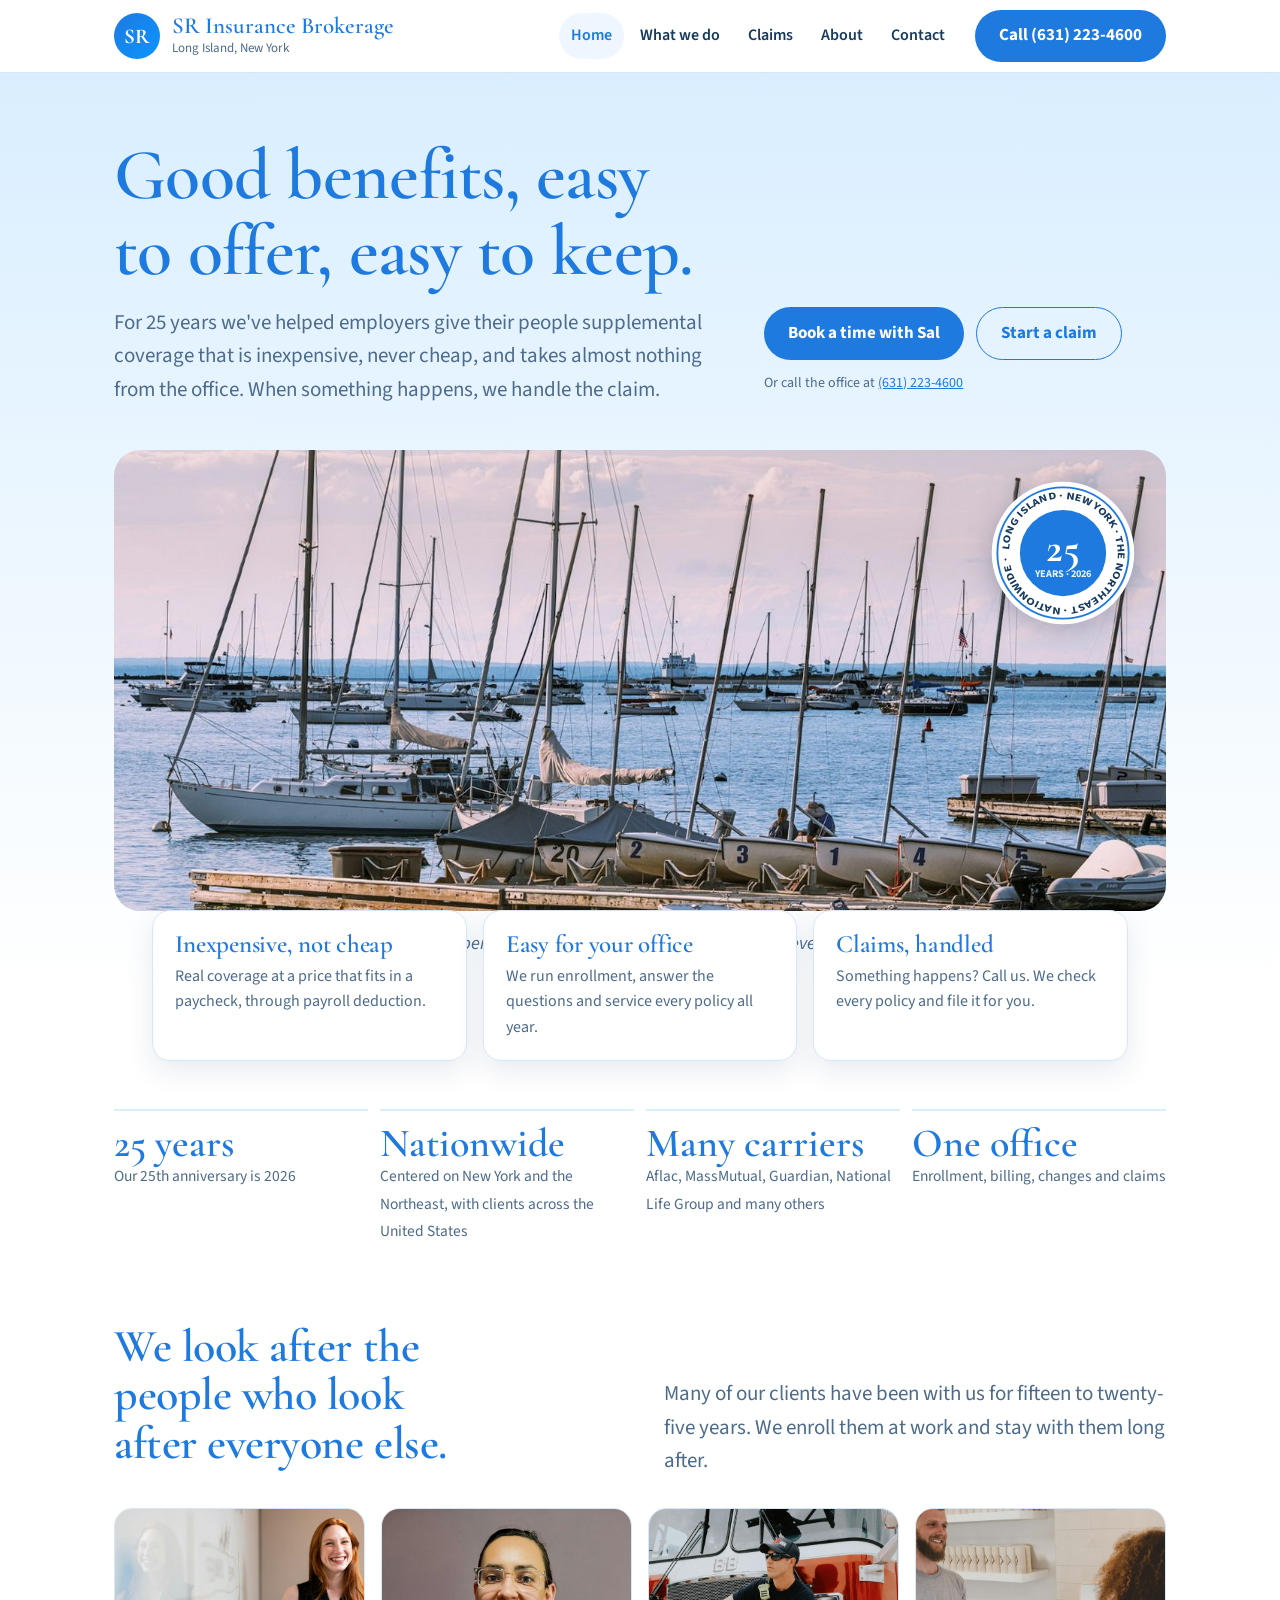
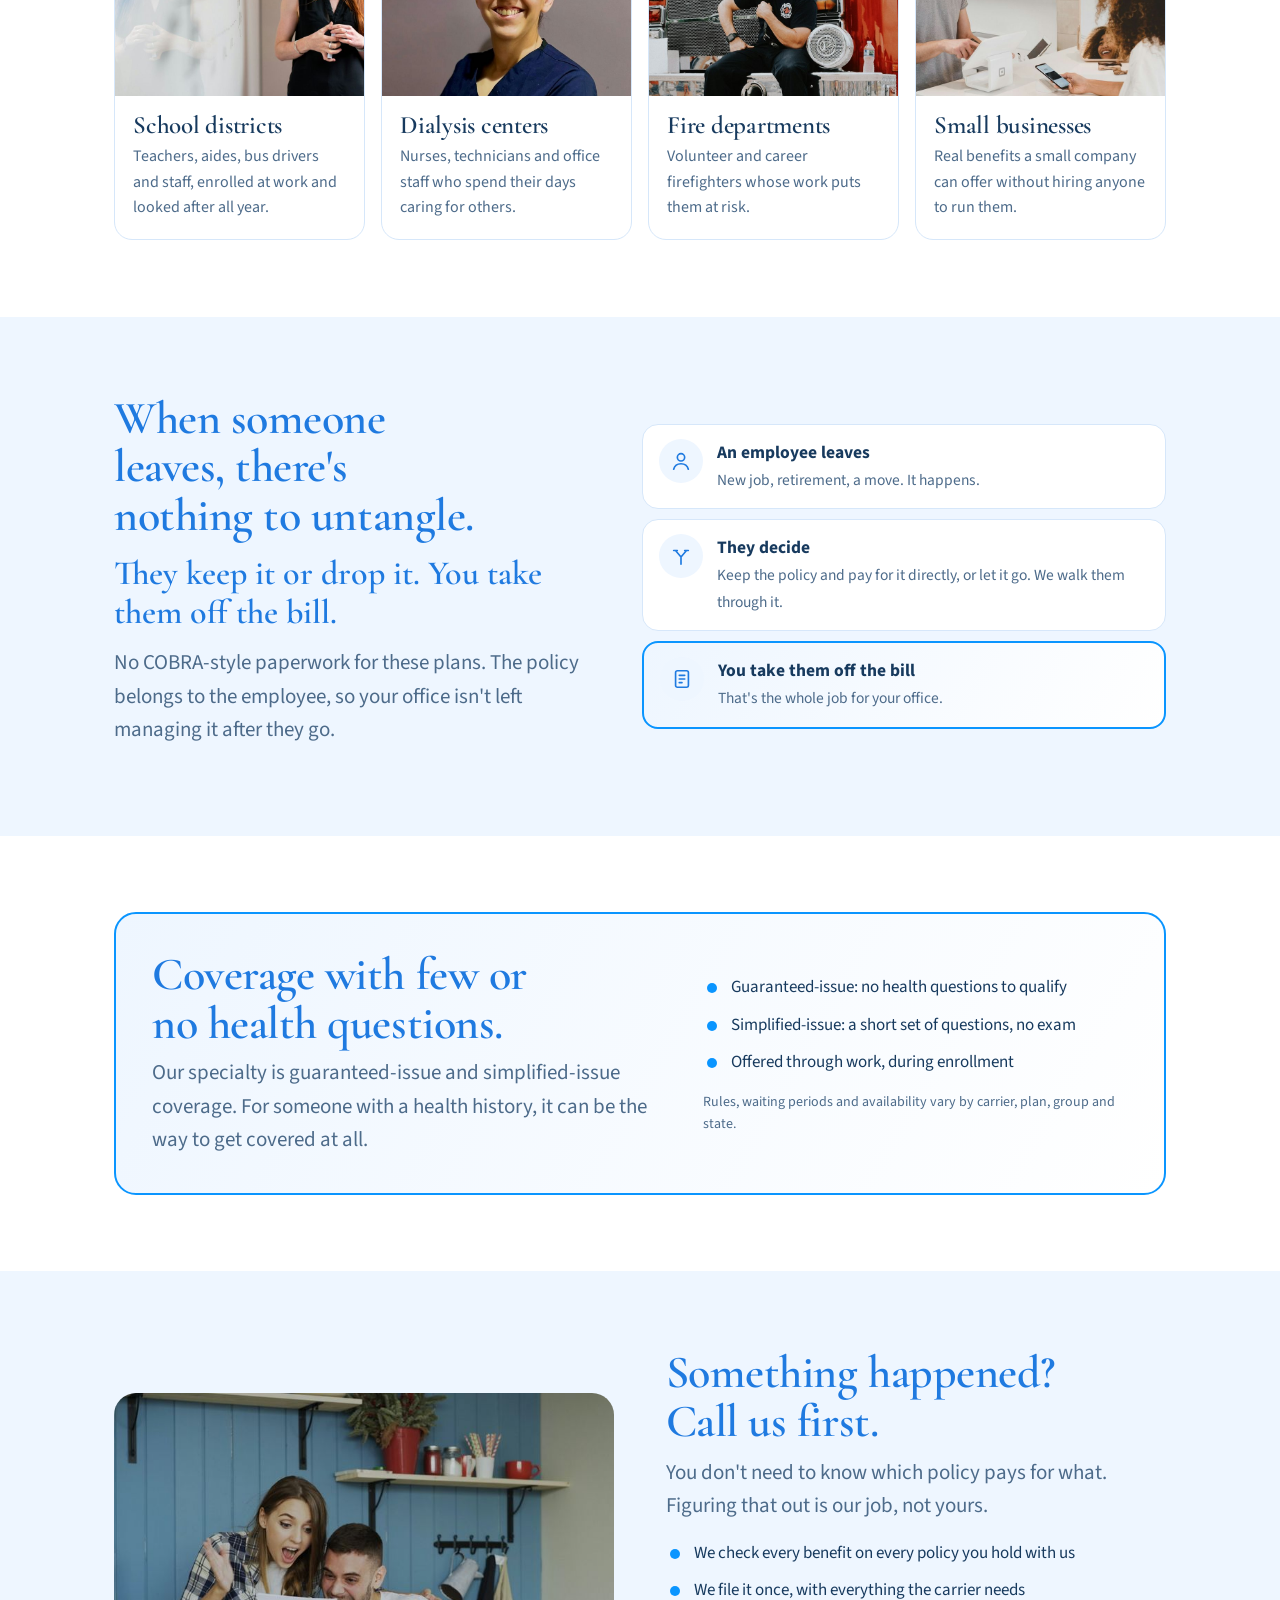
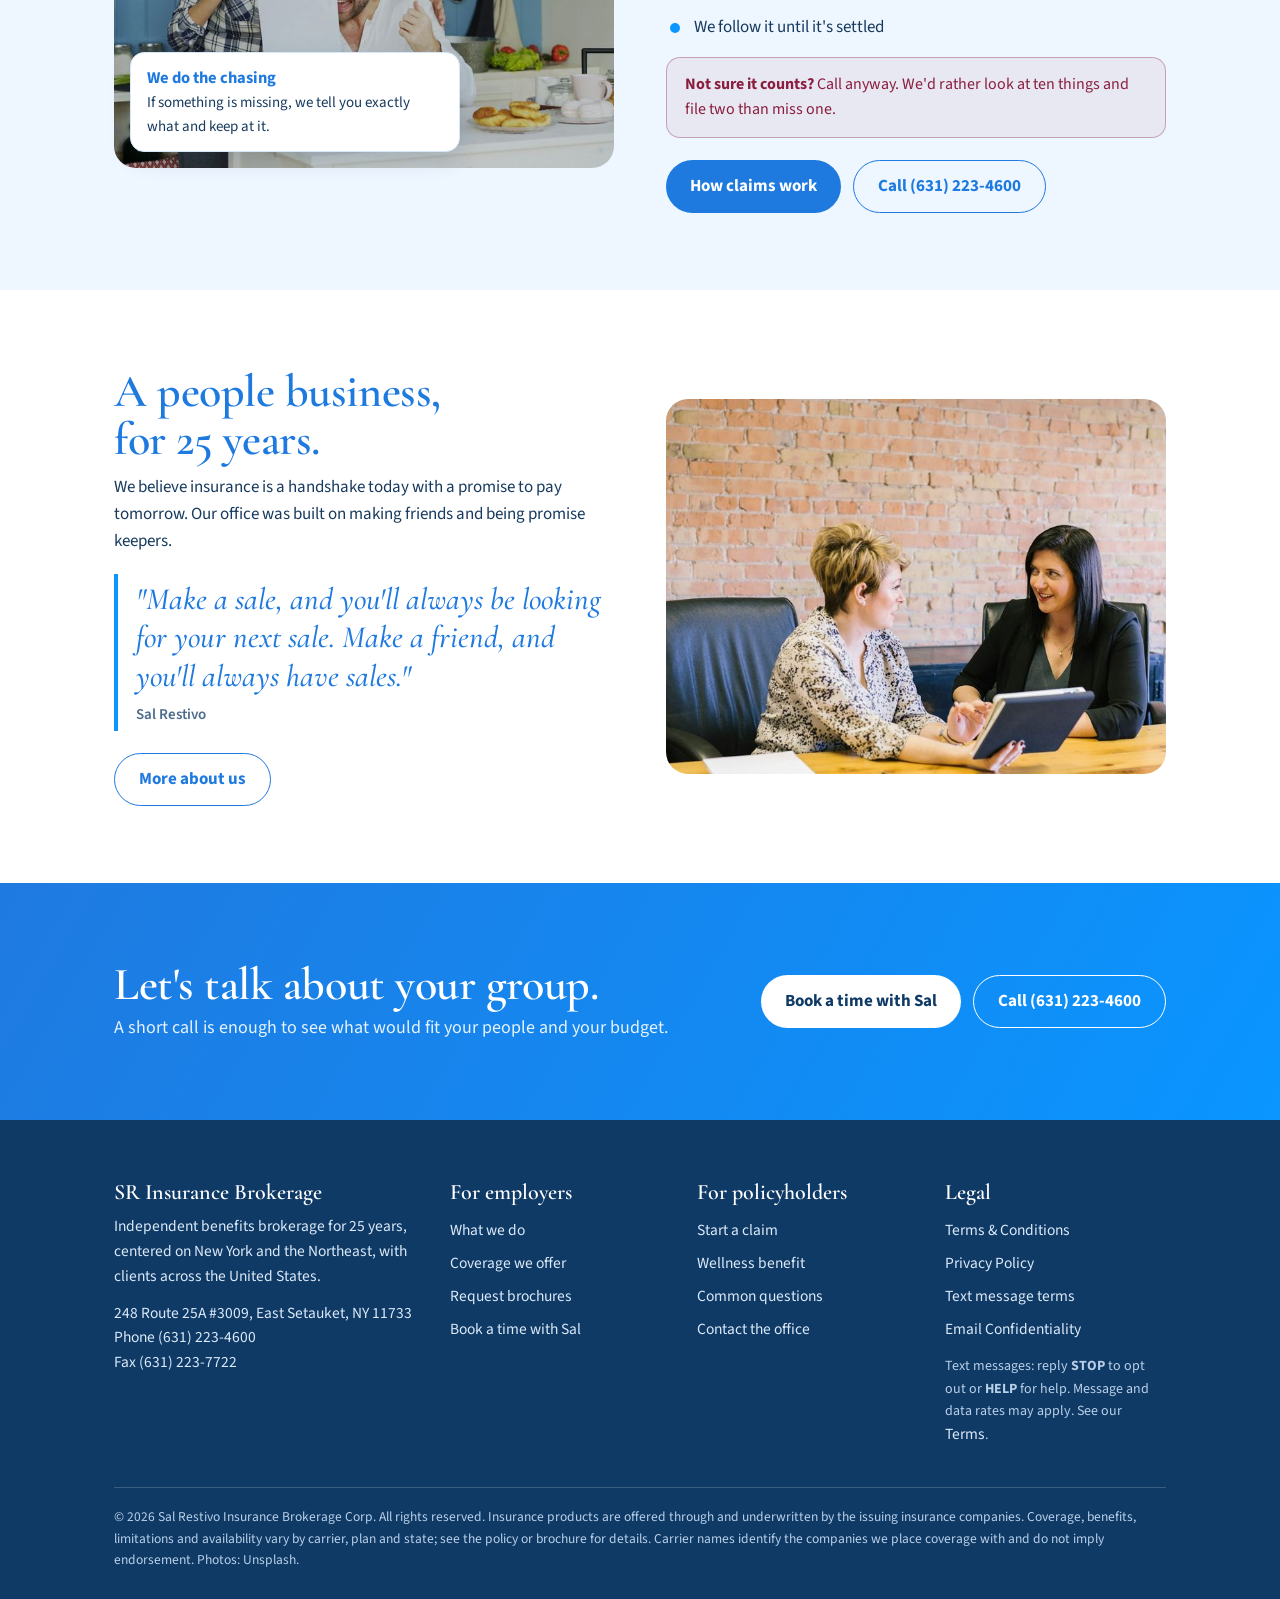
<file: index.html>
<!DOCTYPE html>
<html lang="en">
<head>
<meta charset="utf-8">
<meta name="viewport" content="width=device-width,initial-scale=1">
<title>SR Insurance Brokerage</title>
<meta name="description" content="Supplemental employee benefits that are inexpensive, easy to offer and easy to keep, with claims handled by our office. Long Island, New York, with clients across the United States.">
<link rel="preconnect" href="https://fonts.googleapis.com">
<link rel="preconnect" href="https://fonts.gstatic.com" crossorigin>
<link href="https://fonts.googleapis.com/css2?family=Cormorant+Garamond:ital,wght@0,500;0,600;0,700;1,500&family=Source+Sans+3:wght@400;600;700&display=swap" rel="stylesheet">
<link rel="stylesheet" href="css/site.css">
</head>
<body>
<header class="top"><div class="wrap">
 <a class="logo" href="index.html" aria-label="SR Insurance Brokerage home"><span class="mark">SR</span><span><b>SR Insurance Brokerage</b><small>Long Island, New York</small></span></a>
 <nav class="main" id="nav"><a href="index.html" aria-current=page>Home</a><a href="what-we-do/index.html">What we do</a><a href="claims/index.html">Claims</a><a href="about/index.html">About</a><a href="contact/index.html">Contact</a></nav>
 <button class="menu" type="button" aria-controls="nav" aria-expanded="false">Menu</button>
 <a class="btn call" href="tel:+16312234600">Call (631) 223-4600</a>
</div></header>
<main>
<section class="hero"><div class="wrap">
 <div class="intro">
  <div><h1>Good benefits, easy to offer, easy to keep.</h1>
  <p class="lead">For 25 years we've helped employers give their people supplemental coverage that is inexpensive, never cheap, and takes almost nothing from the office. When something happens, we handle the claim.</p></div>
  <div><div class="acts" style="margin-top:0"><a class="btn" href="https://calendly.com/srestivo/new-meeting">Book a time with Sal</a><a class="btn ghost" href="claims/index.html">Start a claim</a></div>
  <p class="fine" style="margin-top:12px">Or call the office at <a href="tel:+16312234600">(631) 223-4600</a></p></div>
 </div>
 <div class="scene"><img src="img/harbor.jpg" alt="Sailboats moored in a Long Island harbor at dusk"><svg class="seal" viewBox="0 0 160 160" role="img" aria-label="25th anniversary, 2026">
 <defs><path id="ring" d="M80 80 m-58 0 a58 58 0 1 1 116 0 a58 58 0 1 1 -116 0"/></defs>
 <circle cx="80" cy="80" r="76" fill="#ffffff"/>
 <circle cx="80" cy="80" r="70" fill="none" stroke="#1f7ae0" stroke-width="2"/>
 <circle cx="80" cy="80" r="46" fill="#1f7ae0"/>
 <text font-family="Source Sans 3,sans-serif" font-size="11" font-weight="700" fill="#173a5e"><textPath href="#ring" startOffset="1%" textLength="355" lengthAdjust="spacingAndGlyphs">LONG ISLAND · NEW YORK · THE NORTHEAST · NATIONWIDE ·</textPath></text>
 <text x="80" y="88" text-anchor="middle" font-family="Cormorant Garamond,Georgia,serif" font-size="44" font-weight="700" fill="#ffffff">25</text>
 <text x="80" y="106" text-anchor="middle" font-family="Source Sans 3,sans-serif" font-size="11" font-weight="700" fill="#e6f3ff">YEARS · 2026</text>
</svg></div>
 <p class="harbor-line">Some days you're out on open water. Sooner or later, everyone has an event in life when they need a safe harbor. That's us.</p>
 <div class="promises">
  <article class="promise"><h3>Inexpensive, not cheap</h3><p>Real coverage at a price that fits in a paycheck, through payroll deduction.</p></article>
  <article class="promise"><h3>Easy for your office</h3><p>We run enrollment, answer the questions and service every policy all year.</p></article>
  <article class="promise"><h3>Claims, handled</h3><p>Something happens? Call us. We check every policy and file it for you.</p></article>
 </div>
 <div class="facts">
  <div class="fact"><b>25 years</b><span>Our 25th anniversary is 2026</span></div>
  <div class="fact"><b>Nationwide</b><span>Centered on New York and the Northeast, with clients across the United States</span></div>
  <div class="fact"><b>Many carriers</b><span>Aflac, MassMutual, Guardian, National Life Group and many others</span></div>
  <div class="fact"><b>One office</b><span>Enrollment, billing, changes and claims</span></div>
 </div>
</div></section>

<section class="band"><div class="wrap">
 <div class="head"><h2>We look after the people who look after everyone else.</h2>
 <p class="lead">Many of our clients have been with us for fifteen to twenty-five years. We enroll them at work and stay with them long after.</p></div>
 <div class="people">
  <article class="pcard"><img src="img/teacher.jpg" alt="A smiling teacher at a whiteboard" loading="lazy"><div><h3>School districts</h3><p>Teachers, aides, bus drivers and staff, enrolled at work and looked after all year.</p></div></article>
  <article class="pcard"><img src="img/nurse.jpg" alt="A smiling nurse in scrubs" loading="lazy"><div><h3>Dialysis centers</h3><p>Nurses, technicians and office staff who spend their days caring for others.</p></div></article>
  <article class="pcard"><img src="img/fire.jpg" alt="A firefighter sitting on the front of a fire engine" loading="lazy"><div><h3>Fire departments</h3><p>Volunteer and career firefighters whose work puts them at risk.</p></div></article>
  <article class="pcard"><img src="img/shop.jpg" alt="A shop owner helping a customer at the counter" loading="lazy"><div><h3>Small businesses</h3><p>Real benefits a small company can offer without hiring anyone to run them.</p></div></article>
 </div>
</div></section>

<section class="band soft"><div class="wrap leave">
 <div><h2>When someone leaves, there's nothing to untangle.</h2>
 <p class="callout">They keep it or drop it. You take them off the bill.</p>
 <p class="lead">No COBRA-style paperwork for these plans. The policy belongs to the employee, so your office isn't left managing it after they go.</p></div>
 <div class="route" aria-label="What happens when an employee leaves">
  <div class="stop"><i><svg viewBox="0 0 24 24" aria-hidden="true"><circle cx="12" cy="8" r="4"/><path d="M4 21c1-4 4.5-6 8-6s7 2 8 6"/></svg></i><div><b>An employee leaves</b><span>New job, retirement, a move. It happens.</span></div></div>
  <div class="stop"><i><svg viewBox="0 0 24 24" aria-hidden="true"><path d="M12 21v-8M12 13L6 6M12 13l6-7M4 6h4M16 6h4"/></svg></i><div><b>They decide</b><span>Keep the policy and pay for it directly, or let it go. We walk them through it.</span></div></div>
  <div class="stop end"><i><svg viewBox="0 0 24 24" aria-hidden="true"><rect x="5" y="3" width="14" height="18" rx="2"/><path d="M9 8h6M9 12h6M9 16h3"/></svg></i><div><b>You take them off the bill</b><span>That's the whole job for your office.</span></div></div>
 </div>
</div></section>

<section class="band"><div class="wrap">
 <div class="special">
  <div><h2>Coverage with few or no health questions.</h2>
  <p class="lead" style="margin:0">Our specialty is guaranteed-issue and simplified-issue coverage. For someone with a health history, it can be the way to get covered at all.</p></div>
  <div><ul class="ok"><li>Guaranteed-issue: no health questions to qualify</li><li>Simplified-issue: a short set of questions, no exam</li><li>Offered through work, during enrollment</li></ul>
  <p class="fine">Rules, waiting periods and availability vary by carrier, plan, group and state.</p></div>
 </div>
</div></section>

<section class="band soft"><div class="wrap split">
 <div class="ph"><img src="img/claim-paid.jpg" alt="A couple happily reading a letter at their kitchen table" loading="lazy"><div class="tag"><b>We do the chasing</b>If something is missing, we tell you exactly what and keep at it.</div></div>
 <div><h2>Something happened? Call us first.</h2>
 <p class="lead">You don't need to know which policy pays for what. Figuring that out is our job, not yours.</p>
 <ul class="ok"><li>We check every benefit on every policy you hold with us</li><li>We file it once, with everything the carrier needs</li><li>We follow it until it's settled</li></ul>
 <p class="note"><b>Not sure it counts?</b> Call anyway. We'd rather look at ten things and file two than miss one.</p>
 <div class="acts"><a class="btn" href="claims/index.html">How claims work</a><a class="btn ghost" href="tel:+16312234600">Call (631) 223-4600</a></div></div>
</div></section>

<section class="band"><div class="wrap split rev">
 <div class="ph"><img src="img/consult.jpg" alt="Two colleagues reviewing benefits on a tablet" loading="lazy"></div>
 <div><h2>A people business, for 25 years.</h2>
 <p>We believe insurance is a handshake today with a promise to pay tomorrow. Our office was built on making friends and being promise keepers.</p>
 <blockquote>"Make a sale, and you'll always be looking for your next sale. Make a friend, and you'll always have sales."<cite>Sal Restivo</cite></blockquote>
 <div class="acts"><a class="btn ghost" href="about/index.html">More about us</a></div></div>
</div></section>
<section class="close band"><div class="wrap">
 <div><h2>Let's talk about your group.</h2><p>A short call is enough to see what would fit your people and your budget.</p></div>
 <div class="acts" style="margin:0"><a class="btn white" href="https://calendly.com/srestivo/new-meeting">Book a time with Sal</a><a class="btn ghost" href="tel:+16312234600">Call (631) 223-4600</a></div>
</div></section>
</main>
<footer><div class="wrap">
 <div class="cols">
  <div><h4>SR Insurance Brokerage</h4><p>Independent benefits brokerage for 25 years, centered on New York and the Northeast, with clients across the United States.</p><p>248 Route 25A #3009, East Setauket, NY 11733<br>Phone (631) 223-4600<br>Fax (631) 223-7722</p></div>
  <div><h4>For employers</h4><a href="what-we-do/index.html">What we do</a><a href="what-we-do/index.html#coverage">Coverage we offer</a><a href="what-we-do/index.html#brochures">Request brochures</a><a href="https://calendly.com/srestivo/new-meeting">Book a time with Sal</a></div>
  <div><h4>For policyholders</h4><a href="claims/index.html">Start a claim</a><a href="claims/index.html#wellness">Wellness benefit</a><a href="claims/index.html#questions">Common questions</a><a href="contact/index.html">Contact the office</a></div>
  <div><h4>Legal</h4><a href="terms-conditions/index.html#TandC">Terms &amp; Conditions</a><a href="terms-conditions/index.html#Privacy_Policy">Privacy Policy</a><a href="terms-conditions/index.html#sms">Text message terms</a><a href="email-confidentiality/index.html">Email Confidentiality</a>
   <p class="sms">Text messages: reply <b>STOP</b> to opt out or <b>HELP</b> for help. Message and data rates may apply. See our <a href="terms-conditions/index.html#sms">Terms</a>.</p></div>
 </div>
 <div class="legalline">© 2026 Sal Restivo Insurance Brokerage Corp. All rights reserved. Insurance products are offered through and underwritten by the issuing insurance companies. Coverage, benefits, limitations and availability vary by carrier, plan and state; see the policy or brochure for details. Carrier names identify the companies we place coverage with and do not imply endorsement. Photos: Unsplash.</div>
</div></footer>
<script>
{
const b=document.querySelector('.menu'),n=document.getElementById('nav');
b.addEventListener('click',()=>{const o=n.classList.toggle('open');b.setAttribute('aria-expanded',o)});

}
</script>
</body>
</html>
</file>
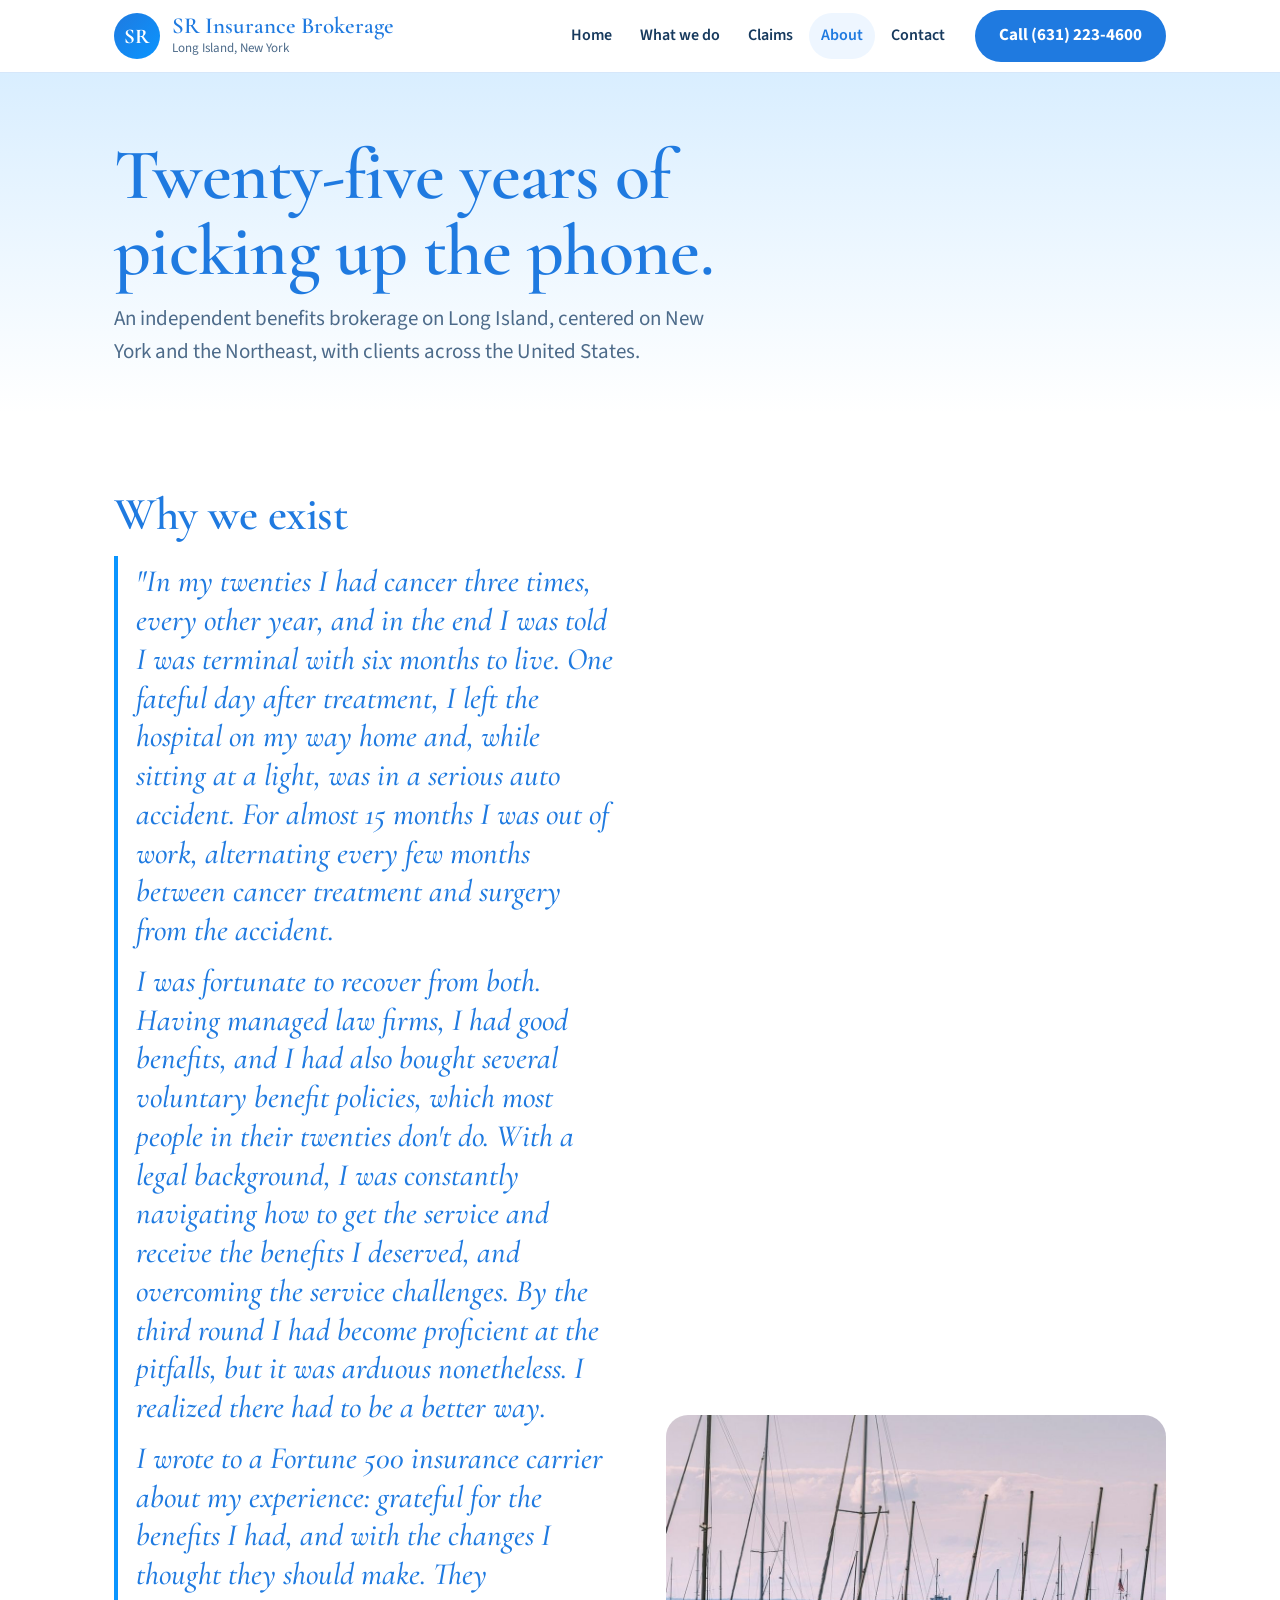
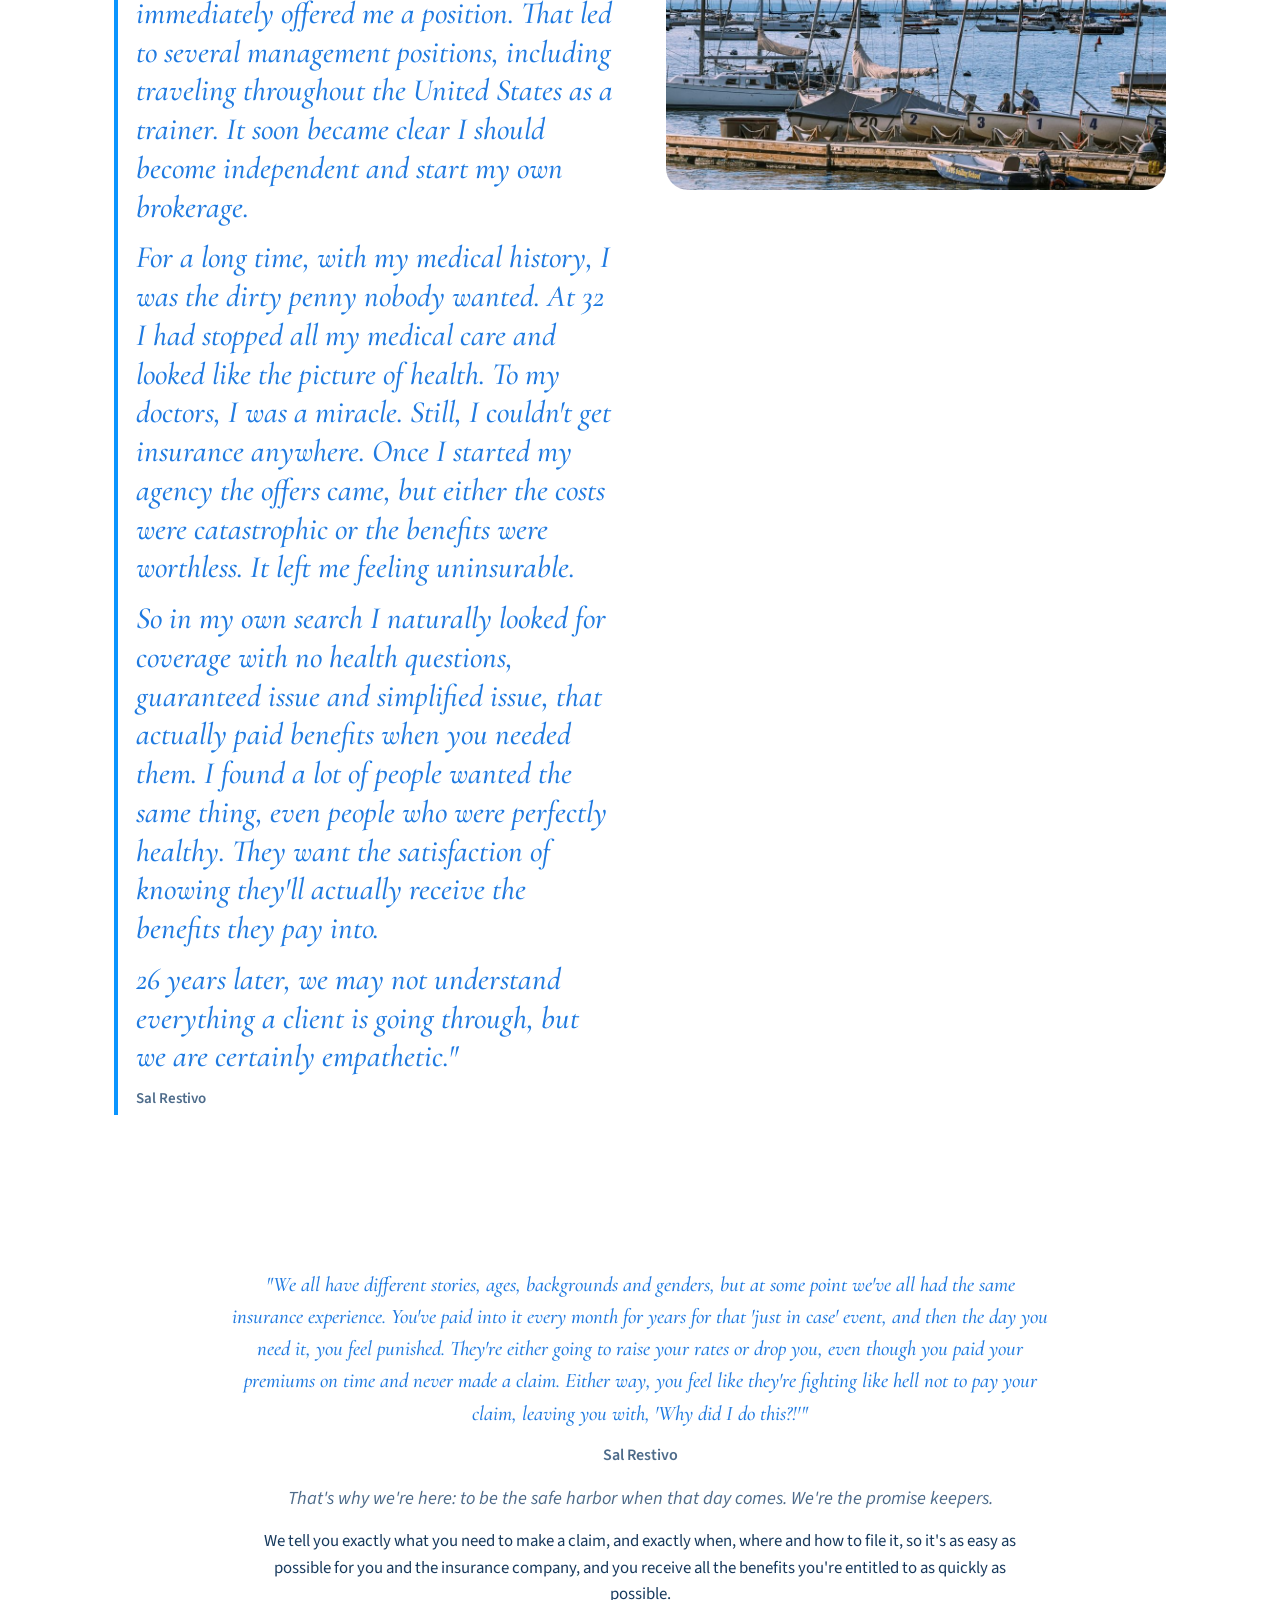
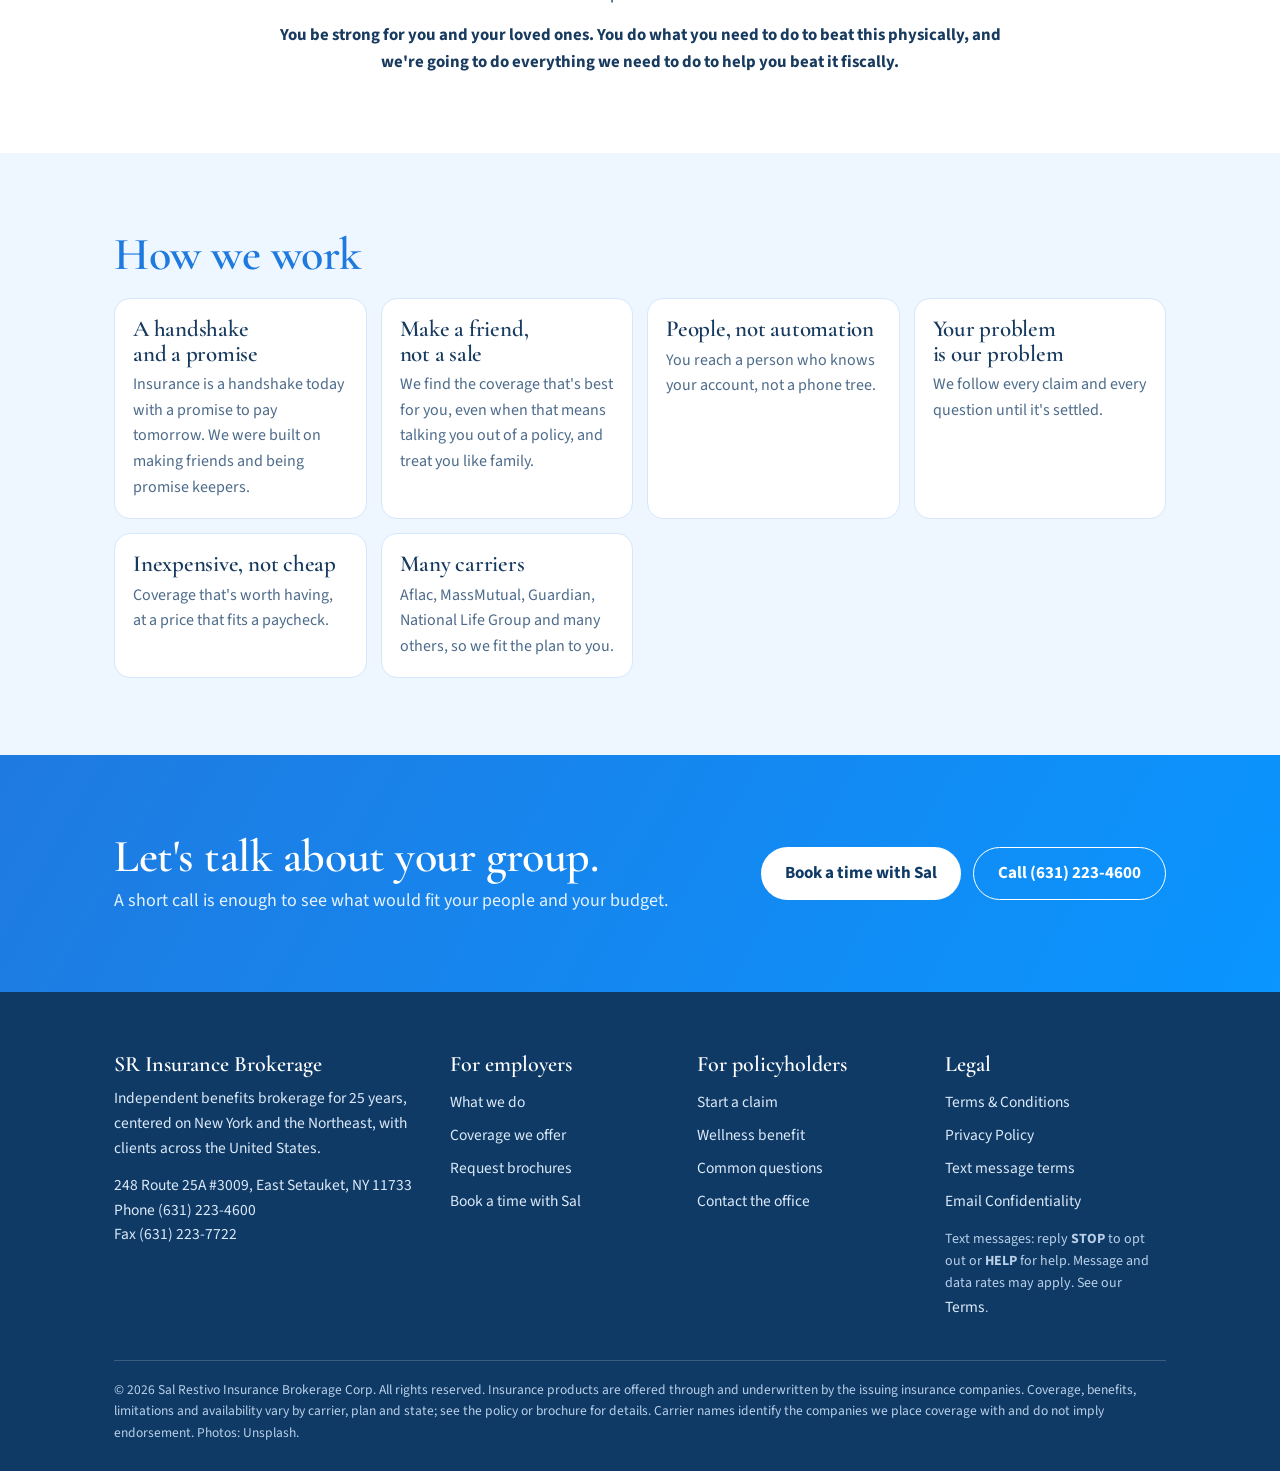
<file: about-us/index.html>
<!DOCTYPE html><html lang="en"><head><meta charset="utf-8"><title>SR Insurance Brokerage</title>
<link rel="canonical" href="https://www.starees.com/about/"><meta http-equiv="refresh" content="0; url=/about/">
<script>location.replace("/about/")</script></head><body><p><a href="/about/">Continue to SR Insurance Brokerage</a></p></body></html>
</file>
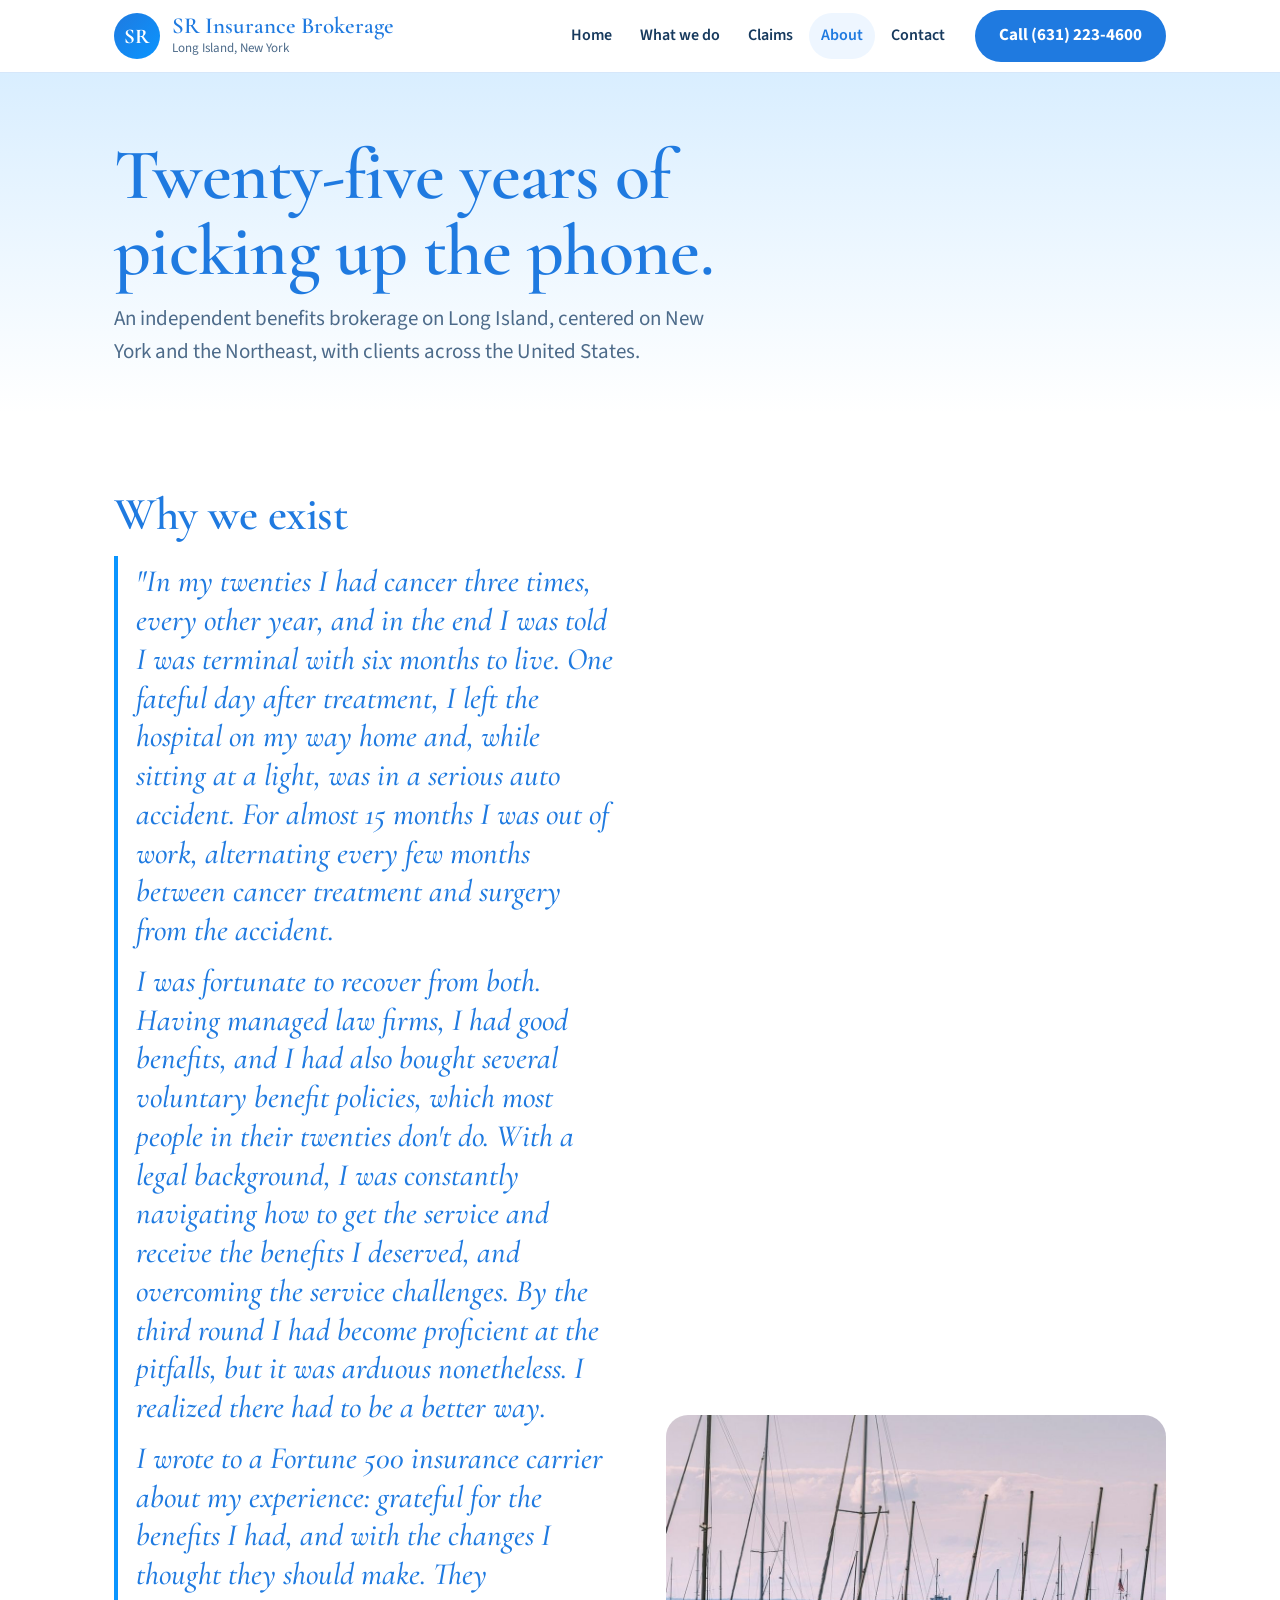
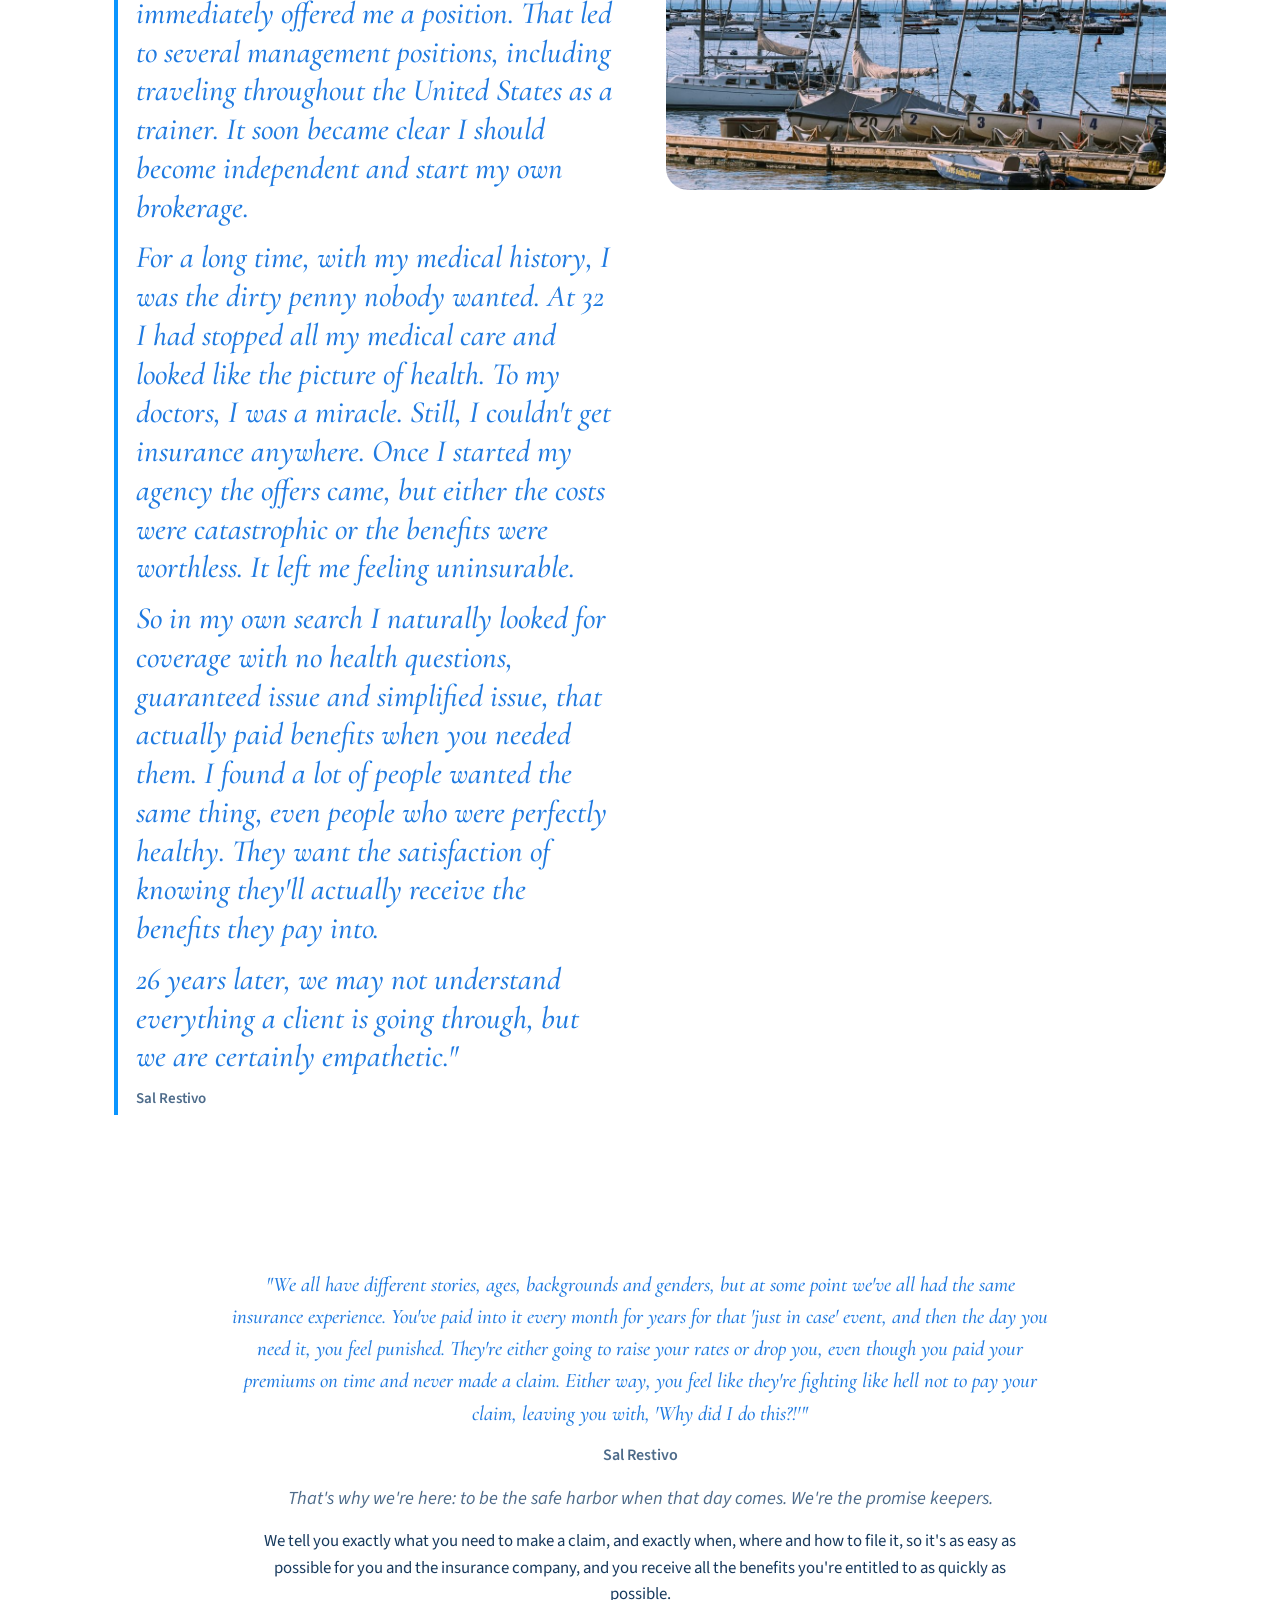
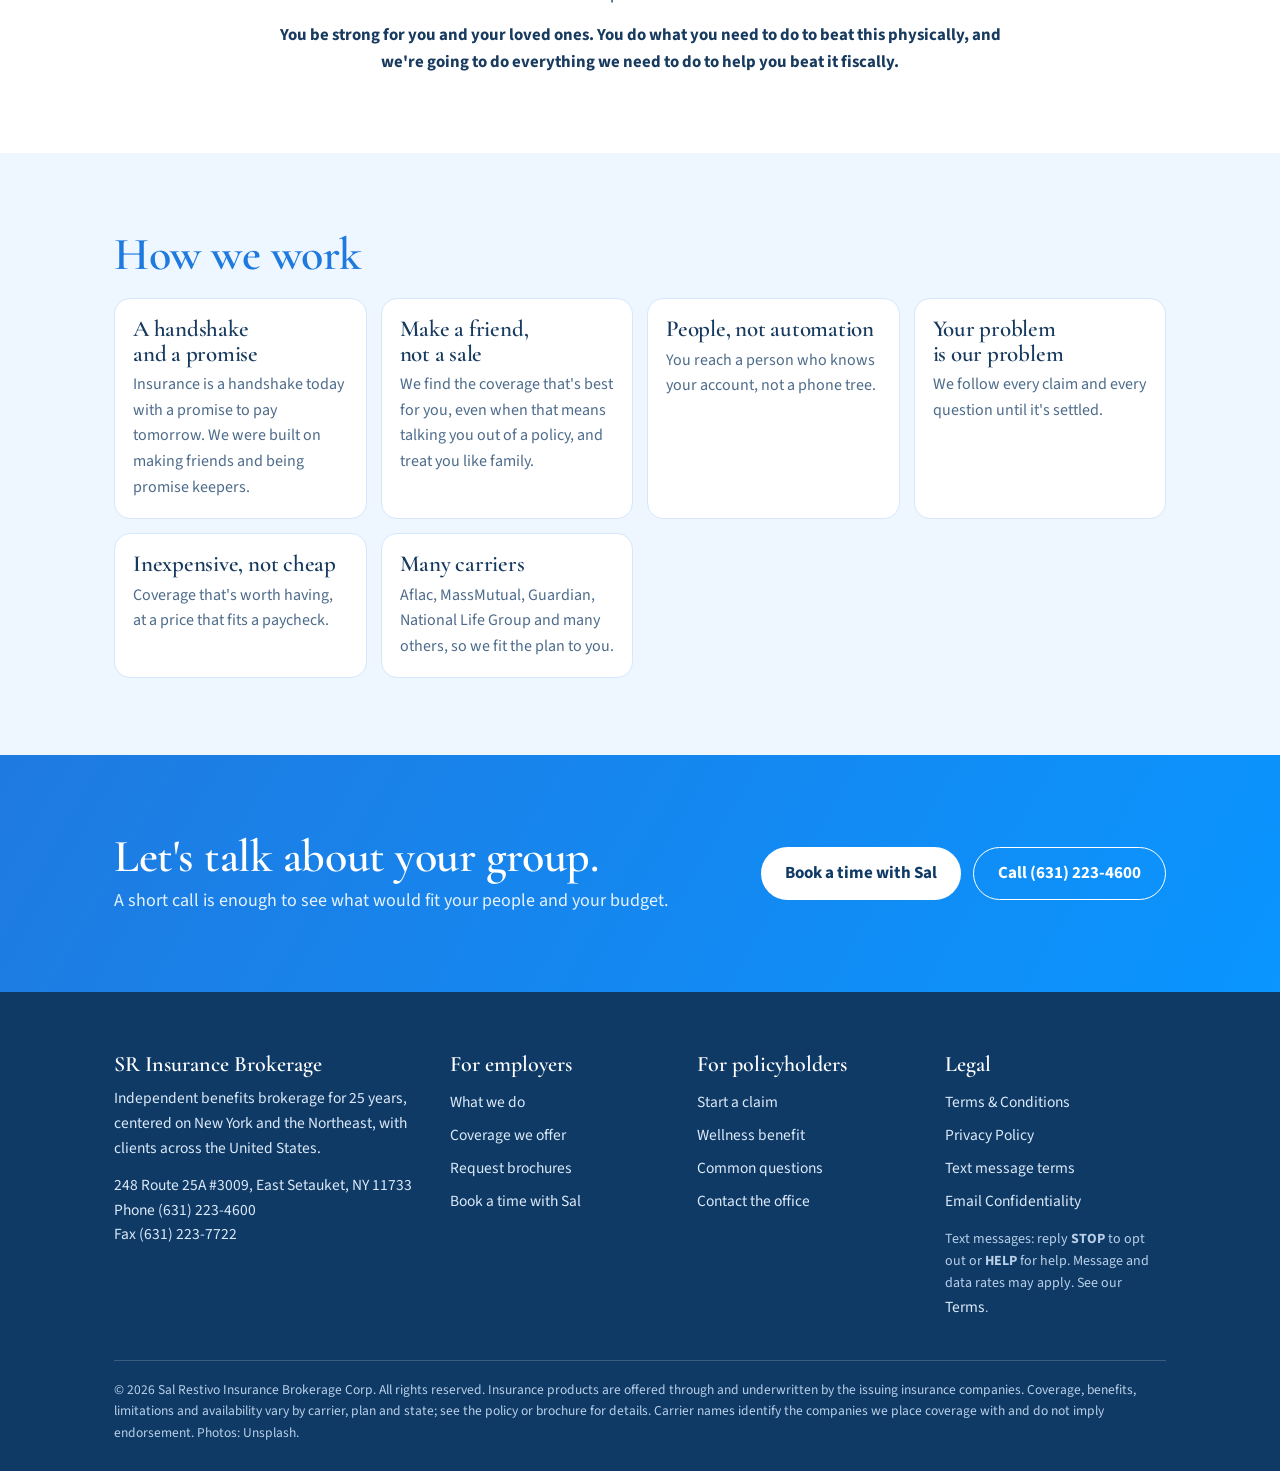
<file: about/index.html>
<!DOCTYPE html>
<html lang="en">
<head>
<meta charset="utf-8">
<meta name="viewport" content="width=device-width,initial-scale=1">
<title>About | SR Insurance Brokerage</title>
<meta name="description" content="An independent benefits brokerage on Long Island for 25 years.">
<link rel="preconnect" href="https://fonts.googleapis.com">
<link rel="preconnect" href="https://fonts.gstatic.com" crossorigin>
<link href="https://fonts.googleapis.com/css2?family=Cormorant+Garamond:ital,wght@0,500;0,600;0,700;1,500&family=Source+Sans+3:wght@400;600;700&display=swap" rel="stylesheet">
<link rel="stylesheet" href="../css/site.css">
</head>
<body>
<header class="top"><div class="wrap">
 <a class="logo" href="../index.html" aria-label="SR Insurance Brokerage home"><span class="mark">SR</span><span><b>SR Insurance Brokerage</b><small>Long Island, New York</small></span></a>
 <nav class="main" id="nav"><a href="../index.html">Home</a><a href="../what-we-do/index.html">What we do</a><a href="../claims/index.html">Claims</a><a href="../about/index.html" aria-current=page>About</a><a href="../contact/index.html">Contact</a></nav>
 <button class="menu" type="button" aria-controls="nav" aria-expanded="false">Menu</button>
 <a class="btn call" href="tel:+16312234600">Call (631) 223-4600</a>
</div></header>
<main>
<section class="phead"><div class="wrap"><h1>Twenty-five years of picking up the phone.</h1>
 <p class="lead">An independent benefits brokerage on Long Island, centered on New York and the Northeast, with clients across the United States.</p></div></section>

<section class="band"><div class="wrap split">
 <div><h2>Why we exist</h2>
 <blockquote class="story">
 <p>"In my twenties I had cancer three times, every other year, and in the end I was told I was terminal with six months to live. One fateful day after treatment, I left the hospital on my way home and, while sitting at a light, was in a serious auto accident. For almost 15 months I was out of work, alternating every few months between cancer treatment and surgery from the accident.</p>
 <p>I was fortunate to recover from both. Having managed law firms, I had good benefits, and I had also bought several voluntary benefit policies, which most people in their twenties don't do. With a legal background, I was constantly navigating how to get the service and receive the benefits I deserved, and overcoming the service challenges. By the third round I had become proficient at the pitfalls, but it was arduous nonetheless. I realized there had to be a better way.</p>
 <p>I wrote to a Fortune 500 insurance carrier about my experience: grateful for the benefits I had, and with the changes I thought they should make. They immediately offered me a position. That led to several management positions, including traveling throughout the United States as a trainer. It soon became clear I should become independent and start my own brokerage.</p>
 <p>For a long time, with my medical history, I was the dirty penny nobody wanted. At 32 I had stopped all my medical care and looked like the picture of health. To my doctors, I was a miracle. Still, I couldn't get insurance anywhere. Once I started my agency the offers came, but either the costs were catastrophic or the benefits were worthless. It left me feeling uninsurable.</p>
 <p>So in my own search I naturally looked for coverage with no health questions, guaranteed issue and simplified issue, that actually paid benefits when you needed them. I found a lot of people wanted the same thing, even people who were perfectly healthy. They want the satisfaction of knowing they'll actually receive the benefits they pay into.</p>
 <p>26 years later, we may not understand everything a client is going through, but we are certainly empathetic."</p>
 <cite>Sal Restivo</cite></blockquote></div>
 <div class="ph"><img src="../img/harbor.jpg" alt="Sailboats moored in a Long Island harbor" loading="lazy"></div>
</div></section>

<section class="band milestone-band"><div class="wrap">
 <blockquote class="milestone">"We all have different stories, ages, backgrounds and genders, but at some point we've all had the same insurance experience. You've paid into it every month for years for that 'just in case' event, and then the day you need it, you feel punished. They're either going to raise your rates or drop you, even though you paid your premiums on time and never made a claim. Either way, you feel like they're fighting like hell not to pay your claim, leaving you with, 'Why did I do this?!'"<cite>Sal Restivo</cite></blockquote>
 <p class="harbor-line">That's why we're here: to be the safe harbor when that day comes. We're the promise keepers.</p>
 <p class="harbor-sub">We tell you exactly what you need to make a claim, and exactly when, where and how to file it, so it's as easy as possible for you and the insurance company, and you receive all the benefits you're entitled to as quickly as possible.</p>
 <p class="harbor-sub"><strong>You be strong for you and your loved ones. You do what you need to do to beat this physically, and we're going to do everything we need to do to help you beat it fiscally.</strong></p>
</div></section>

<section class="band soft"><div class="wrap">
 <h2>How we work</h2>
 <div class="cov" style="margin-top:20px">
  <article class="citem"><h3>A handshake and a promise</h3><p>Insurance is a handshake today with a promise to pay tomorrow. We were built on making friends and being promise keepers.</p></article>
  <article class="citem"><h3>Make a friend, not a sale</h3><p>We find the coverage that's best for you, even when that means talking you out of a policy, and treat you like family.</p></article>
  <article class="citem"><h3>People, not automation</h3><p>You reach a person who knows your account, not a phone tree.</p></article>
  <article class="citem"><h3>Your problem is our problem</h3><p>We follow every claim and every question until it's settled.</p></article>
  <article class="citem"><h3>Inexpensive, not cheap</h3><p>Coverage that's worth having, at a price that fits a paycheck.</p></article>
  <article class="citem"><h3>Many carriers</h3><p>Aflac, MassMutual, Guardian, National Life Group and many others, so we fit the plan to you.</p></article>
 </div>
</div></section>
<section class="close band"><div class="wrap">
 <div><h2>Let's talk about your group.</h2><p>A short call is enough to see what would fit your people and your budget.</p></div>
 <div class="acts" style="margin:0"><a class="btn white" href="https://calendly.com/srestivo/new-meeting">Book a time with Sal</a><a class="btn ghost" href="tel:+16312234600">Call (631) 223-4600</a></div>
</div></section>
</main>
<footer><div class="wrap">
 <div class="cols">
  <div><h4>SR Insurance Brokerage</h4><p>Independent benefits brokerage for 25 years, centered on New York and the Northeast, with clients across the United States.</p><p>248 Route 25A #3009, East Setauket, NY 11733<br>Phone (631) 223-4600<br>Fax (631) 223-7722</p></div>
  <div><h4>For employers</h4><a href="../what-we-do/index.html">What we do</a><a href="../what-we-do/index.html#coverage">Coverage we offer</a><a href="../what-we-do/index.html#brochures">Request brochures</a><a href="https://calendly.com/srestivo/new-meeting">Book a time with Sal</a></div>
  <div><h4>For policyholders</h4><a href="../claims/index.html">Start a claim</a><a href="../claims/index.html#wellness">Wellness benefit</a><a href="../claims/index.html#questions">Common questions</a><a href="../contact/index.html">Contact the office</a></div>
  <div><h4>Legal</h4><a href="../terms-conditions/index.html#TandC">Terms &amp; Conditions</a><a href="../terms-conditions/index.html#Privacy_Policy">Privacy Policy</a><a href="../terms-conditions/index.html#sms">Text message terms</a><a href="../email-confidentiality/index.html">Email Confidentiality</a>
   <p class="sms">Text messages: reply <b>STOP</b> to opt out or <b>HELP</b> for help. Message and data rates may apply. See our <a href="../terms-conditions/index.html#sms">Terms</a>.</p></div>
 </div>
 <div class="legalline">© 2026 Sal Restivo Insurance Brokerage Corp. All rights reserved. Insurance products are offered through and underwritten by the issuing insurance companies. Coverage, benefits, limitations and availability vary by carrier, plan and state; see the policy or brochure for details. Carrier names identify the companies we place coverage with and do not imply endorsement. Photos: Unsplash.</div>
</div></footer>
<script>
{
const b=document.querySelector('.menu'),n=document.getElementById('nav');
b.addEventListener('click',()=>{const o=n.classList.toggle('open');b.setAttribute('aria-expanded',o)});

}
</script>
</body>
</html>
</file>
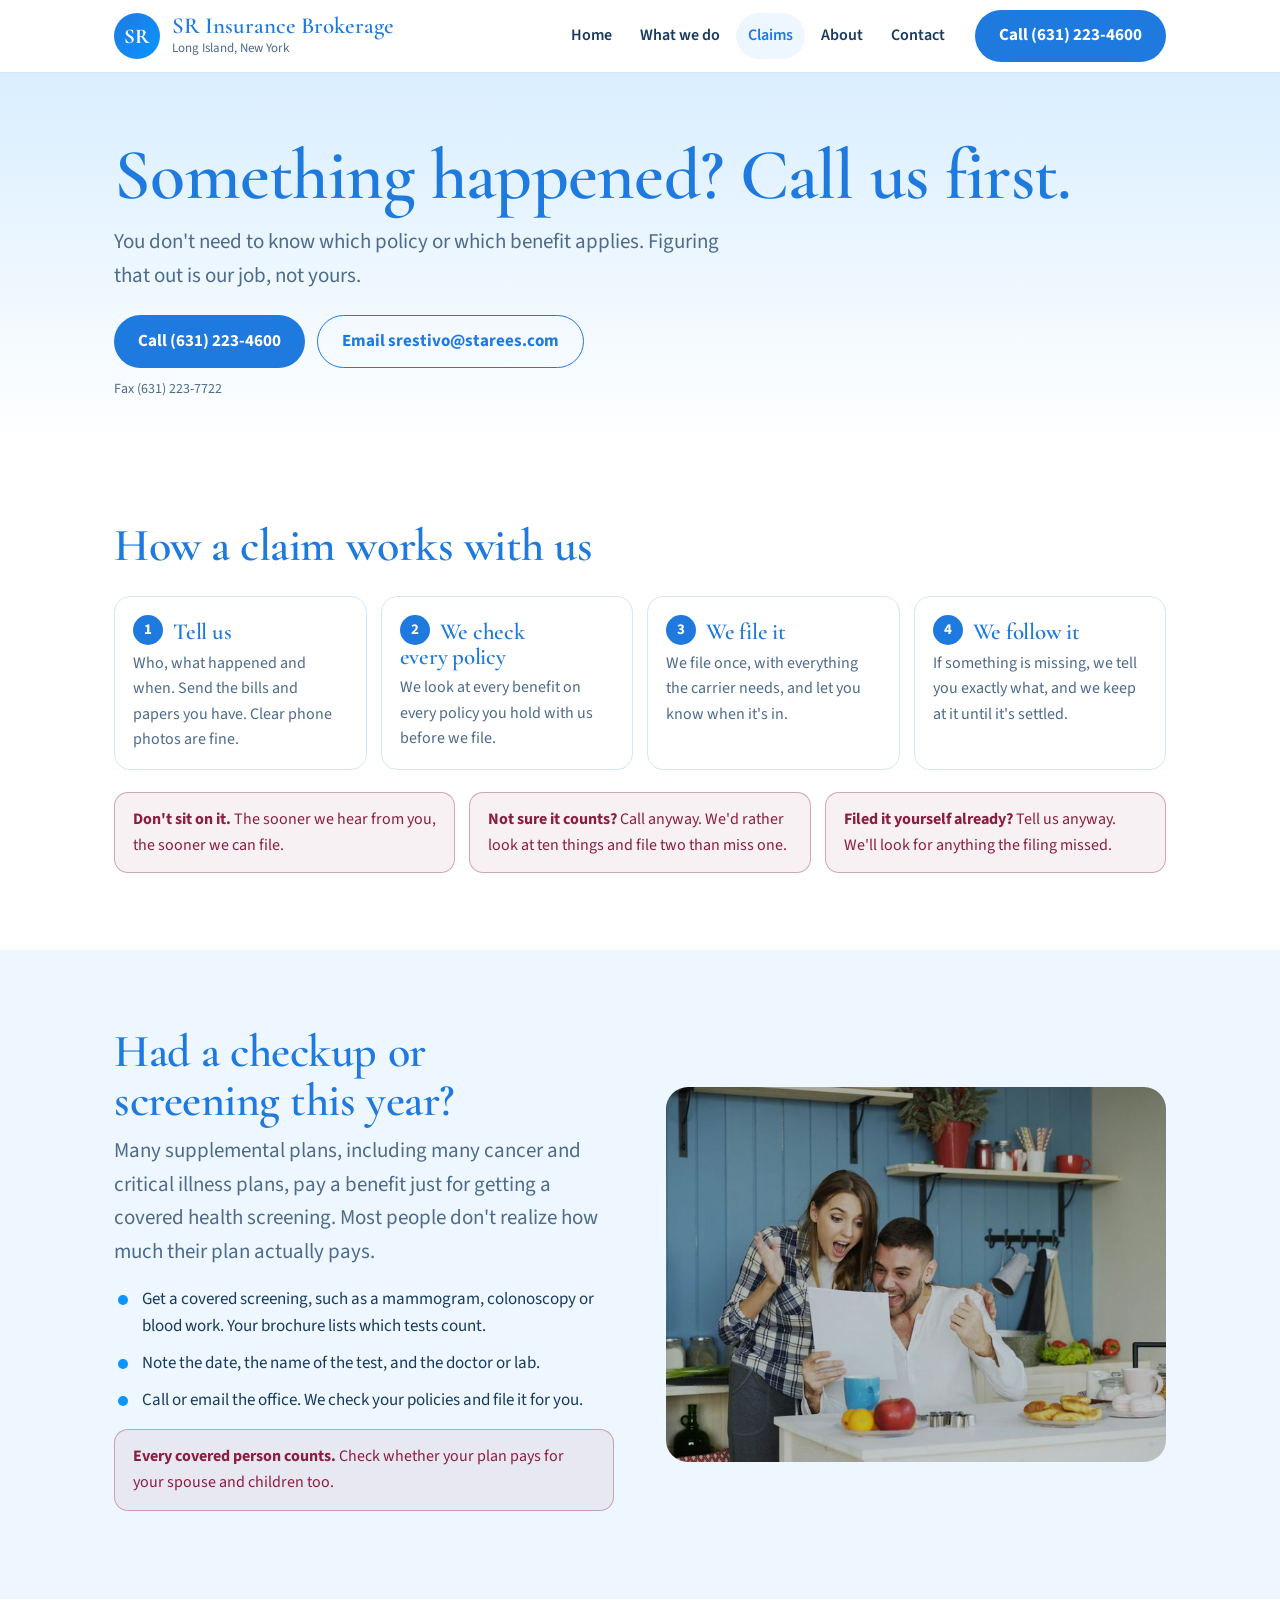
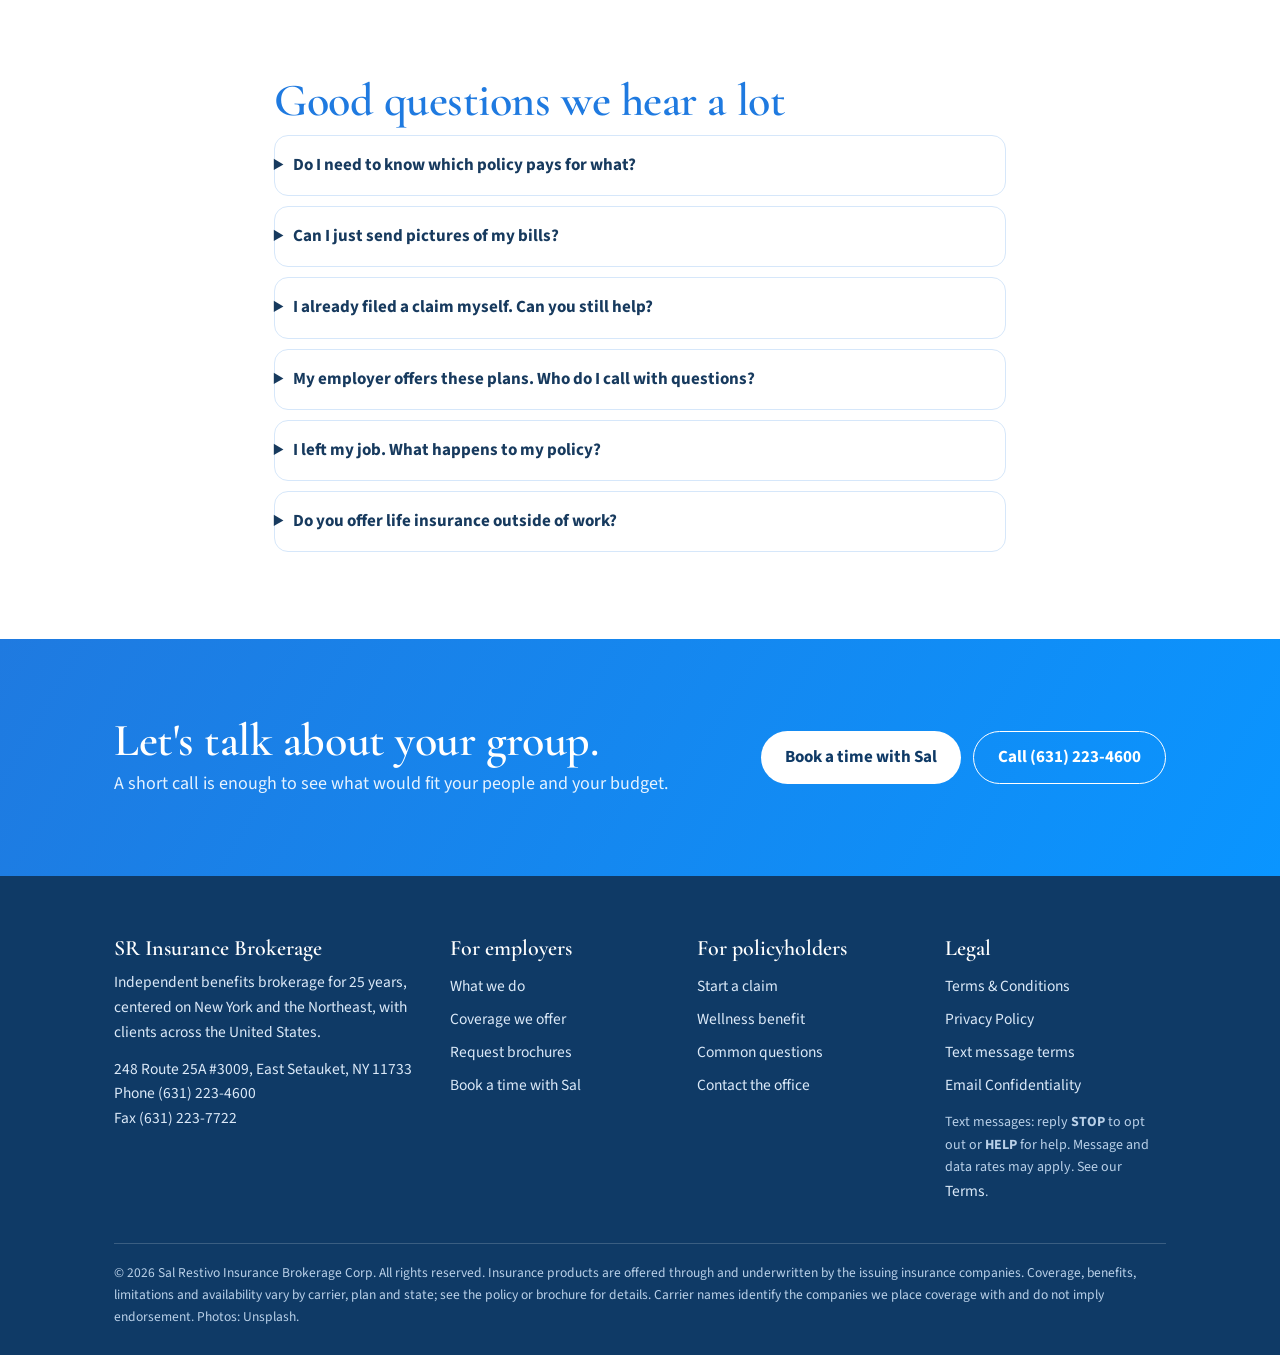
<file: claims/index.html>
<!DOCTYPE html>
<html lang="en">
<head>
<meta charset="utf-8">
<meta name="viewport" content="width=device-width,initial-scale=1">
<title>Claims | SR Insurance Brokerage</title>
<meta name="description" content="Call us first. We check every policy you hold with us, file the claim and follow it until it's settled.">
<link rel="preconnect" href="https://fonts.googleapis.com">
<link rel="preconnect" href="https://fonts.gstatic.com" crossorigin>
<link href="https://fonts.googleapis.com/css2?family=Cormorant+Garamond:ital,wght@0,500;0,600;0,700;1,500&family=Source+Sans+3:wght@400;600;700&display=swap" rel="stylesheet">
<link rel="stylesheet" href="../css/site.css">
</head>
<body>
<header class="top"><div class="wrap">
 <a class="logo" href="../index.html" aria-label="SR Insurance Brokerage home"><span class="mark">SR</span><span><b>SR Insurance Brokerage</b><small>Long Island, New York</small></span></a>
 <nav class="main" id="nav"><a href="../index.html">Home</a><a href="../what-we-do/index.html">What we do</a><a href="../claims/index.html" aria-current=page>Claims</a><a href="../about/index.html">About</a><a href="../contact/index.html">Contact</a></nav>
 <button class="menu" type="button" aria-controls="nav" aria-expanded="false">Menu</button>
 <a class="btn call" href="tel:+16312234600">Call (631) 223-4600</a>
</div></header>
<main>
<section class="phead"><div class="wrap"><h1>Something happened? Call us first.</h1>
 <p class="lead">You don't need to know which policy or which benefit applies. Figuring that out is our job, not yours.</p>
 <div class="acts"><a class="btn" href="tel:+16312234600">Call (631) 223-4600</a><a class="btn ghost" href="mailto:srestivo@starees.com?subject=New%20claim">Email srestivo@starees.com</a></div>
 <p class="fine" style="margin-top:10px">Fax (631) 223-7722</p></div></section>

<section class="band"><div class="wrap">
 <h2>How a claim works with us</h2>
 <div class="steps">
  <div class="step"><h3>Tell us</h3><p>Who, what happened and when. Send the bills and papers you have. Clear phone photos are fine.</p></div>
  <div class="step"><h3>We check every policy</h3><p>We look at every benefit on every policy you hold with us before we file.</p></div>
  <div class="step"><h3>We file it</h3><p>We file once, with everything the carrier needs, and let you know when it's in.</p></div>
  <div class="step"><h3>We follow it</h3><p>If something is missing, we tell you exactly what, and we keep at it until it's settled.</p></div>
 </div>
 <div class="notes">
  <div class="note"><b>Don't sit on it.</b> The sooner we hear from you, the sooner we can file.</div>
  <div class="note"><b>Not sure it counts?</b> Call anyway. We'd rather look at ten things and file two than miss one.</div>
  <div class="note"><b>Filed it yourself already?</b> Tell us anyway. We'll look for anything the filing missed.</div>
 </div>
</div></section>

<section class="band soft" id="wellness"><div class="wrap split">
 <div><h2>Had a checkup or screening this year?</h2>
 <p class="lead">Many supplemental plans, including many cancer and critical illness plans, pay a benefit just for getting a covered health screening. Most people don't realize how much their plan actually pays.</p>
 <ul class="ok"><li>Get a covered screening, such as a mammogram, colonoscopy or blood work. Your brochure lists which tests count.</li><li>Note the date, the name of the test, and the doctor or lab.</li><li>Call or email the office. We check your policies and file it for you.</li></ul>
 <p class="note"><b>Every covered person counts.</b> Check whether your plan pays for your spouse and children too.</p></div>
 <div class="ph"><img src="../img/claim-paid.jpg" alt="A couple happily reading a letter at their kitchen table" loading="lazy"></div>
</div></section>

<section class="band" id="questions"><div class="wrap" style="max-width:860px">
 <h2>Good questions we hear a lot</h2>
 <details><summary>Do I need to know which policy pays for what?</summary><p>No. Tell us what happened and we'll check every benefit on every policy you have with us.</p></details>
 <details><summary>Can I just send pictures of my bills?</summary><p>Yes. Clear phone photos are fine. Email them or fax them to the office.</p></details>
 <details><summary>I already filed a claim myself. Can you still help?</summary><p>Yes. Tell us anyway. We'll look for anything the filing missed.</p></details>
 <details><summary>My employer offers these plans. Who do I call with questions?</summary><p>Call us. We service the policies we enroll all year, not just at enrollment time.</p></details>
 <details><summary>I left my job. What happens to my policy?</summary><p>You can keep it and pay for it directly, or let it go. Call us and we'll walk you through it.</p></details>
 <details><summary>Do you offer life insurance outside of work?</summary><p>Yes. We shop many life insurance carriers to find the right fit. Call the office to start a quote.</p></details>
</div></section>
<section class="close band"><div class="wrap">
 <div><h2>Let's talk about your group.</h2><p>A short call is enough to see what would fit your people and your budget.</p></div>
 <div class="acts" style="margin:0"><a class="btn white" href="https://calendly.com/srestivo/new-meeting">Book a time with Sal</a><a class="btn ghost" href="tel:+16312234600">Call (631) 223-4600</a></div>
</div></section>
</main>
<footer><div class="wrap">
 <div class="cols">
  <div><h4>SR Insurance Brokerage</h4><p>Independent benefits brokerage for 25 years, centered on New York and the Northeast, with clients across the United States.</p><p>248 Route 25A #3009, East Setauket, NY 11733<br>Phone (631) 223-4600<br>Fax (631) 223-7722</p></div>
  <div><h4>For employers</h4><a href="../what-we-do/index.html">What we do</a><a href="../what-we-do/index.html#coverage">Coverage we offer</a><a href="../what-we-do/index.html#brochures">Request brochures</a><a href="https://calendly.com/srestivo/new-meeting">Book a time with Sal</a></div>
  <div><h4>For policyholders</h4><a href="../claims/index.html">Start a claim</a><a href="../claims/index.html#wellness">Wellness benefit</a><a href="../claims/index.html#questions">Common questions</a><a href="../contact/index.html">Contact the office</a></div>
  <div><h4>Legal</h4><a href="../terms-conditions/index.html#TandC">Terms &amp; Conditions</a><a href="../terms-conditions/index.html#Privacy_Policy">Privacy Policy</a><a href="../terms-conditions/index.html#sms">Text message terms</a><a href="../email-confidentiality/index.html">Email Confidentiality</a>
   <p class="sms">Text messages: reply <b>STOP</b> to opt out or <b>HELP</b> for help. Message and data rates may apply. See our <a href="../terms-conditions/index.html#sms">Terms</a>.</p></div>
 </div>
 <div class="legalline">© 2026 Sal Restivo Insurance Brokerage Corp. All rights reserved. Insurance products are offered through and underwritten by the issuing insurance companies. Coverage, benefits, limitations and availability vary by carrier, plan and state; see the policy or brochure for details. Carrier names identify the companies we place coverage with and do not imply endorsement. Photos: Unsplash.</div>
</div></footer>
<script>
{
const b=document.querySelector('.menu'),n=document.getElementById('nav');
b.addEventListener('click',()=>{const o=n.classList.toggle('open');b.setAttribute('aria-expanded',o)});

}
</script>
</body>
</html>
</file>
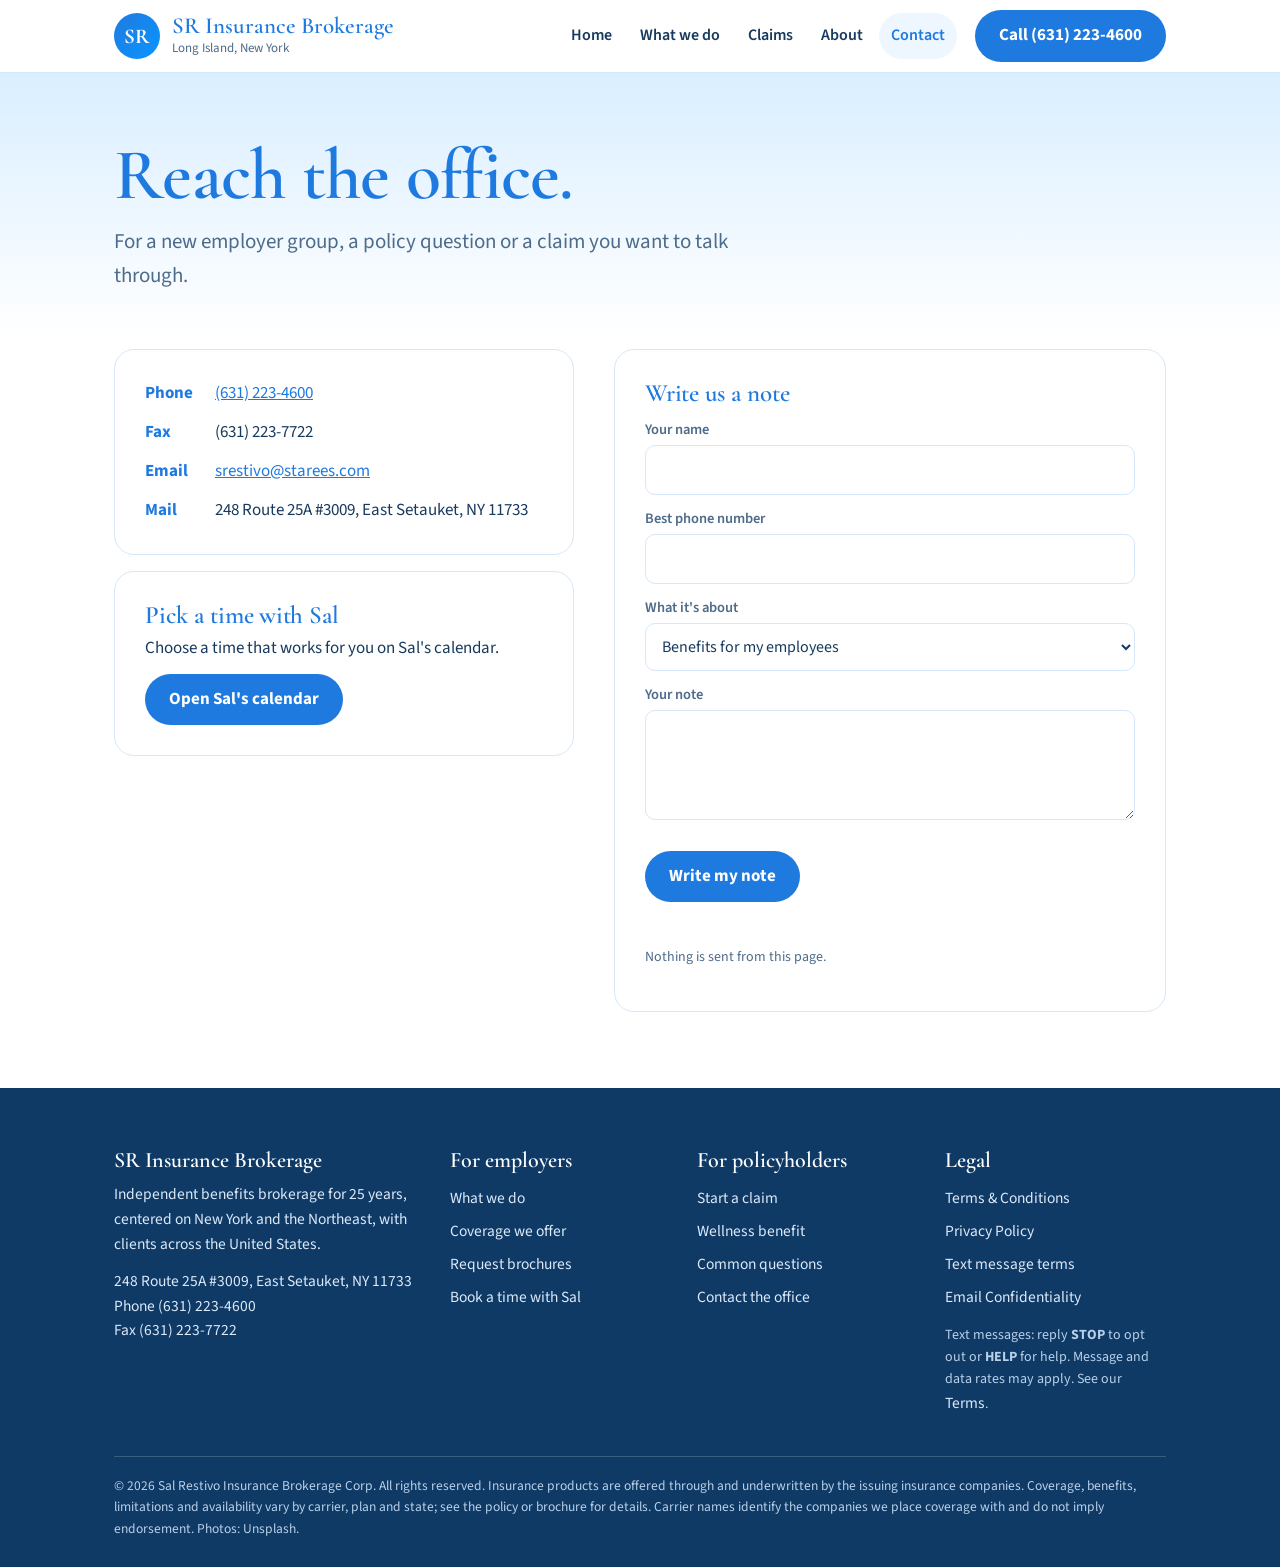
<file: contact-us/index.html>
<!DOCTYPE html><html lang="en"><head><meta charset="utf-8"><title>SR Insurance Brokerage</title>
<link rel="canonical" href="https://www.starees.com/contact/"><meta http-equiv="refresh" content="0; url=/contact/">
<script>location.replace("/contact/")</script></head><body><p><a href="/contact/">Continue to SR Insurance Brokerage</a></p></body></html>
</file>
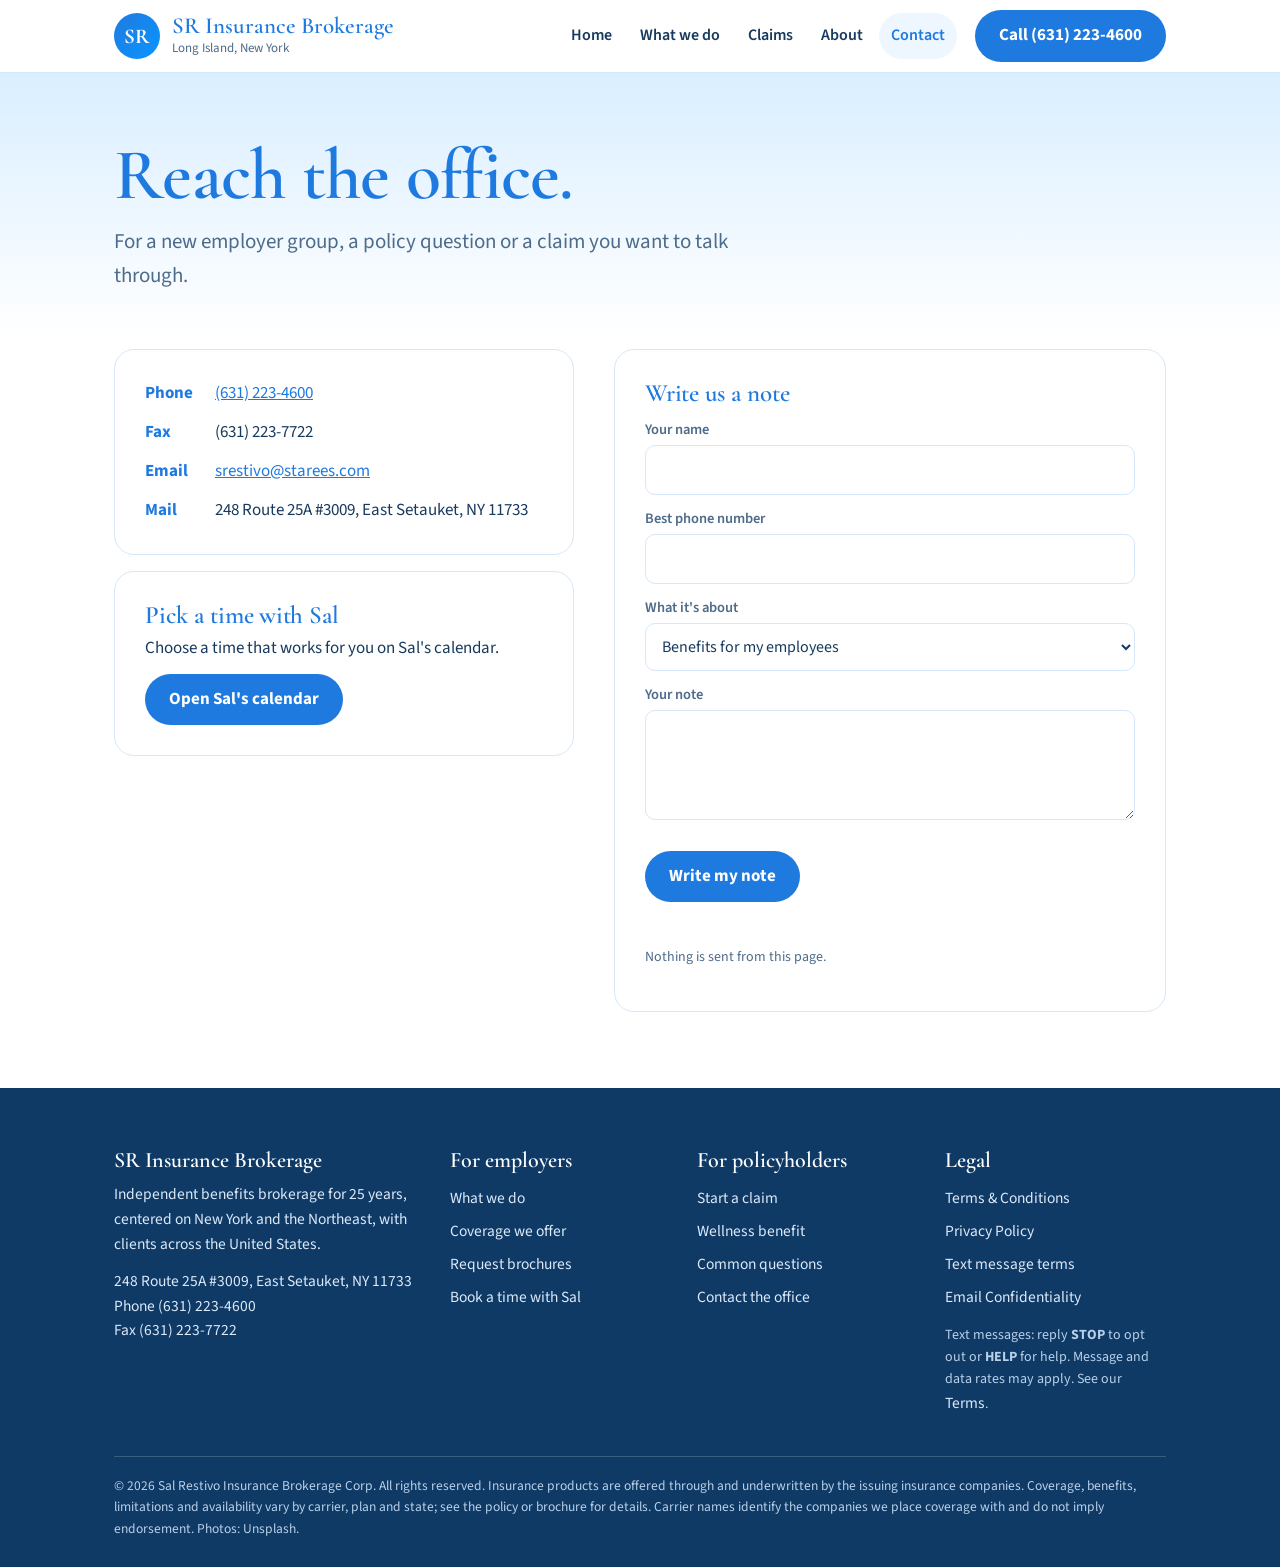
<file: contact/index.html>
<!DOCTYPE html>
<html lang="en">
<head>
<meta charset="utf-8">
<meta name="viewport" content="width=device-width,initial-scale=1">
<title>Contact | SR Insurance Brokerage</title>
<meta name="description" content="Phone, fax, email and mailing address for the office, and a link to book a time with Sal.">
<link rel="preconnect" href="https://fonts.googleapis.com">
<link rel="preconnect" href="https://fonts.gstatic.com" crossorigin>
<link href="https://fonts.googleapis.com/css2?family=Cormorant+Garamond:ital,wght@0,500;0,600;0,700;1,500&family=Source+Sans+3:wght@400;600;700&display=swap" rel="stylesheet">
<link rel="stylesheet" href="../css/site.css">
</head>
<body>
<header class="top"><div class="wrap">
 <a class="logo" href="../index.html" aria-label="SR Insurance Brokerage home"><span class="mark">SR</span><span><b>SR Insurance Brokerage</b><small>Long Island, New York</small></span></a>
 <nav class="main" id="nav"><a href="../index.html">Home</a><a href="../what-we-do/index.html">What we do</a><a href="../claims/index.html">Claims</a><a href="../about/index.html">About</a><a href="../contact/index.html" aria-current=page>Contact</a></nav>
 <button class="menu" type="button" aria-controls="nav" aria-expanded="false">Menu</button>
 <a class="btn call" href="tel:+16312234600">Call (631) 223-4600</a>
</div></header>
<main>
<section class="phead"><div class="wrap"><h1>Reach the office.</h1>
 <p class="lead">For a new employer group, a policy question or a claim you want to talk through.</p></div></section>

<section class="band" style="padding-top:12px"><div class="wrap contact">
 <div>
  <div class="box"><dl class="rows">
   <dt>Phone</dt><dd><a href="tel:+16312234600">(631) 223-4600</a></dd>
   <dt>Fax</dt><dd>(631) 223-7722</dd>
   <dt>Email</dt><dd><a href="mailto:srestivo@starees.com">srestivo@starees.com</a></dd>
   <dt>Mail</dt><dd>248 Route 25A #3009, East Setauket, NY 11733</dd>
  </dl></div>
  <div class="box"><h3 style="color:var(--blue)">Pick a time with Sal</h3><p>Choose a time that works for you on Sal's calendar.</p><a class="btn" href="https://calendly.com/srestivo/new-meeting">Open Sal's calendar</a></div>
 </div>
 <form class="formcard" id="cform" novalidate>
  <h3 style="color:var(--blue)">Write us a note</h3>
  <label class="f" for="cn"><span>Your name</span><input id="cn" autocomplete="name"></label>
  <label class="f" for="cp"><span>Best phone number</span><input id="cp" type="tel" autocomplete="tel"></label>
  <label class="f" for="ct"><span>What it's about</span><select id="ct"><option>Benefits for my employees</option><option>A claim</option><option>A question about my policy</option><option>Life insurance</option><option>Something else</option></select></label>
  <label class="f" for="cm"><span>Your note</span><textarea id="cm"></textarea></label>
  <div class="acts"><button class="btn" type="submit">Write my note</button></div>
  <p class="msg" id="cmsg" role="status"></p>
  <div class="out" id="cout"><b>Your note, ready to send to srestivo@starees.com</b><pre id="ctext"></pre>
   <div class="acts" style="margin-top:0"><button class="btn" type="button" id="ccopy">Copy it</button><a class="btn ghost" id="cmail" href="mailto:srestivo@starees.com">Open in email</a></div></div>
  <p class="fine" style="margin-top:12px">Nothing is sent from this page.</p>
 </form>
</div></section>
</main>
<footer><div class="wrap">
 <div class="cols">
  <div><h4>SR Insurance Brokerage</h4><p>Independent benefits brokerage for 25 years, centered on New York and the Northeast, with clients across the United States.</p><p>248 Route 25A #3009, East Setauket, NY 11733<br>Phone (631) 223-4600<br>Fax (631) 223-7722</p></div>
  <div><h4>For employers</h4><a href="../what-we-do/index.html">What we do</a><a href="../what-we-do/index.html#coverage">Coverage we offer</a><a href="../what-we-do/index.html#brochures">Request brochures</a><a href="https://calendly.com/srestivo/new-meeting">Book a time with Sal</a></div>
  <div><h4>For policyholders</h4><a href="../claims/index.html">Start a claim</a><a href="../claims/index.html#wellness">Wellness benefit</a><a href="../claims/index.html#questions">Common questions</a><a href="../contact/index.html">Contact the office</a></div>
  <div><h4>Legal</h4><a href="../terms-conditions/index.html#TandC">Terms &amp; Conditions</a><a href="../terms-conditions/index.html#Privacy_Policy">Privacy Policy</a><a href="../terms-conditions/index.html#sms">Text message terms</a><a href="../email-confidentiality/index.html">Email Confidentiality</a>
   <p class="sms">Text messages: reply <b>STOP</b> to opt out or <b>HELP</b> for help. Message and data rates may apply. See our <a href="../terms-conditions/index.html#sms">Terms</a>.</p></div>
 </div>
 <div class="legalline">© 2026 Sal Restivo Insurance Brokerage Corp. All rights reserved. Insurance products are offered through and underwritten by the issuing insurance companies. Coverage, benefits, limitations and availability vary by carrier, plan and state; see the policy or brochure for details. Carrier names identify the companies we place coverage with and do not imply endorsement. Photos: Unsplash.</div>
</div></footer>
<script>
{
const b=document.querySelector('.menu'),n=document.getElementById('nav');
b.addEventListener('click',()=>{const o=n.classList.toggle('open');b.setAttribute('aria-expanded',o)});

const v=id=>document.getElementById(id).value.trim();
document.getElementById('cform').addEventListener('submit',e=>{e.preventDefault();
 const m=document.getElementById('cmsg');
 if(!v('cn')||!v('cm')){m.textContent='Add your name and a short note first.';return;}
 m.textContent='';
 const subj=v('ct')+': '+v('cn');
 const body=v('cm')+'\n\nName: '+v('cn')+'\nPhone: '+(v('cp')||'(not given)');
 document.getElementById('ctext').textContent='Subject: '+subj+'\n\n'+body;
 document.getElementById('cmail').href='mailto:srestivo@starees.com?subject='+encodeURIComponent(subj)+'&body='+encodeURIComponent(body);
 document.getElementById('cout').classList.add('show');
});
document.getElementById('ccopy').addEventListener('click',async e=>{
 try{await navigator.clipboard.writeText(document.getElementById('ctext').textContent);e.target.textContent='Copied';}
 catch(err){e.target.textContent='Select the text above to copy';}
});
}
</script>
</body>
</html>
</file>
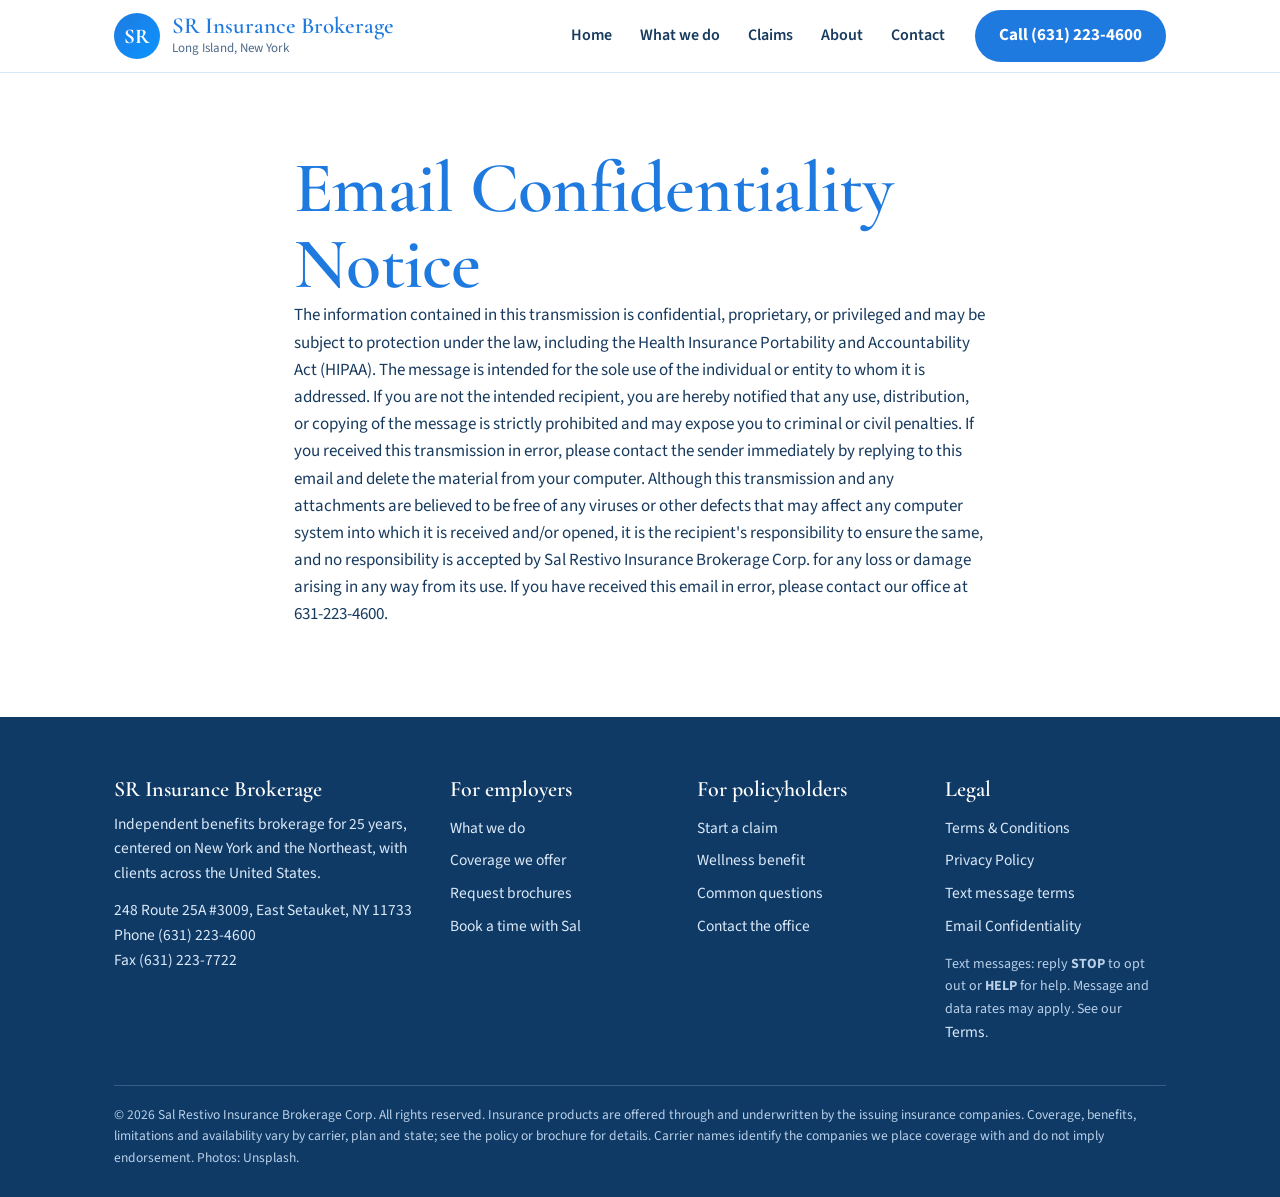
<file: email-confidentiality-notice/index.html>
<!DOCTYPE html><html lang="en"><head><meta charset="utf-8"><title>SR Insurance Brokerage</title>
<link rel="canonical" href="https://www.starees.com/email-confidentiality/"><meta http-equiv="refresh" content="0; url=/email-confidentiality/">
<script>location.replace("/email-confidentiality/")</script></head><body><p><a href="/email-confidentiality/">Continue to SR Insurance Brokerage</a></p></body></html>
</file>
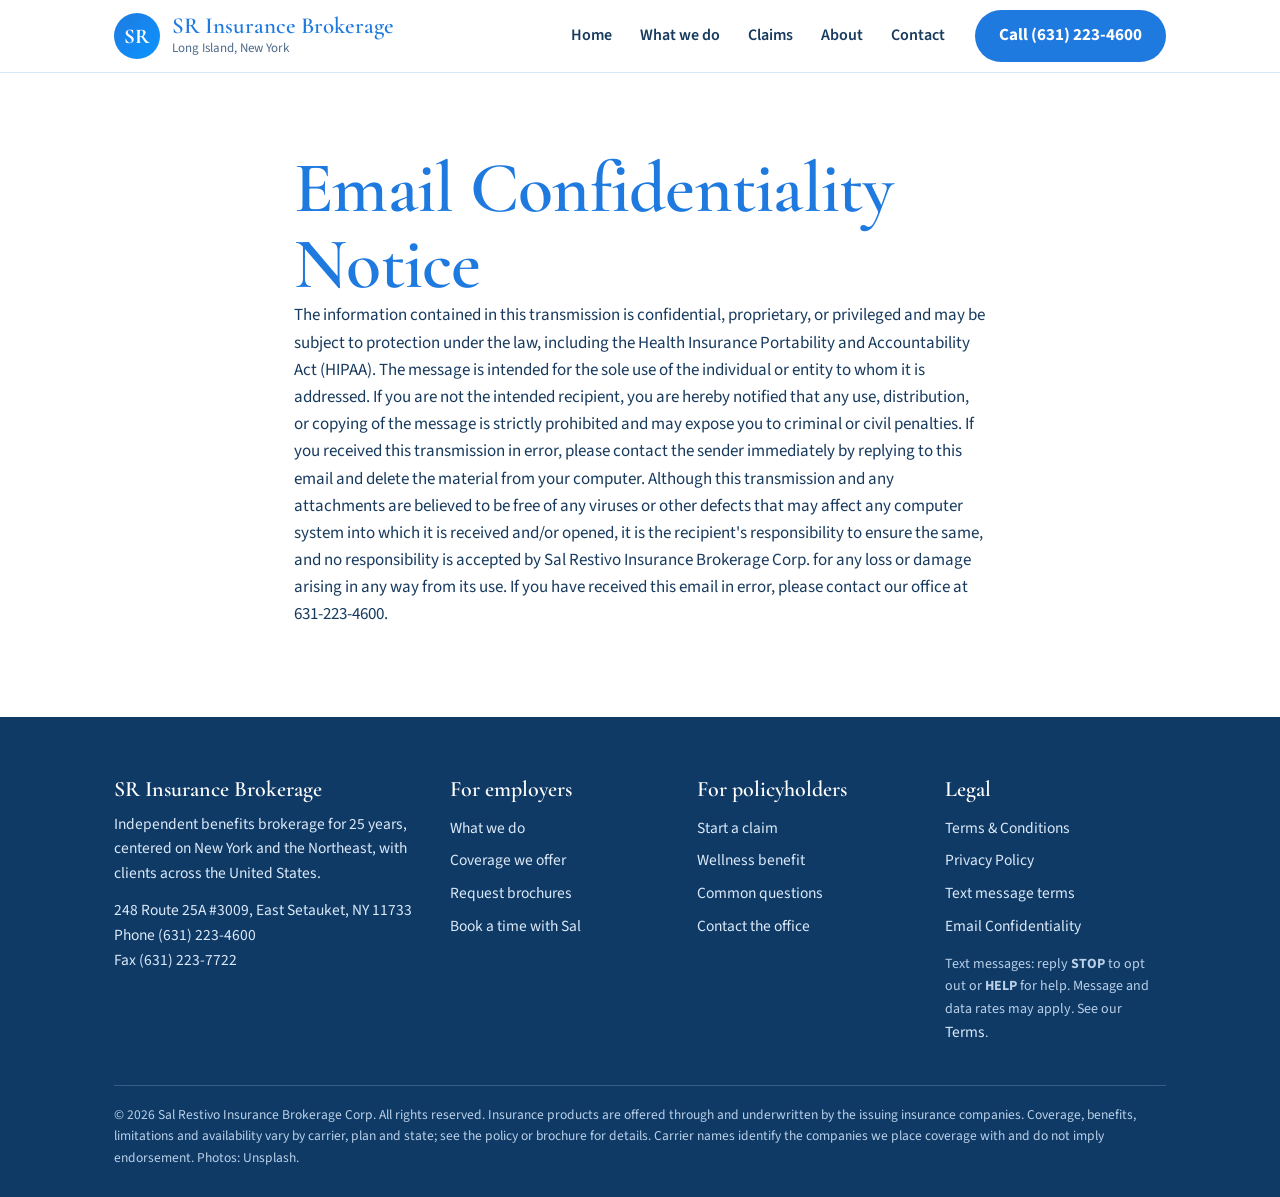
<file: email-confidentiality/index.html>
<!DOCTYPE html>
<html lang="en">
<head>
<meta charset="utf-8">
<meta name="viewport" content="width=device-width,initial-scale=1">
<title>Email Confidentiality | SR Insurance Brokerage</title>
<meta name="description" content="Email confidentiality notice.">
<link rel="preconnect" href="https://fonts.googleapis.com">
<link rel="preconnect" href="https://fonts.gstatic.com" crossorigin>
<link href="https://fonts.googleapis.com/css2?family=Cormorant+Garamond:ital,wght@0,500;0,600;0,700;1,500&family=Source+Sans+3:wght@400;600;700&display=swap" rel="stylesheet">
<link rel="stylesheet" href="../css/site.css">
</head>
<body>
<header class="top"><div class="wrap">
 <a class="logo" href="../index.html" aria-label="SR Insurance Brokerage home"><span class="mark">SR</span><span><b>SR Insurance Brokerage</b><small>Long Island, New York</small></span></a>
 <nav class="main" id="nav"><a href="../index.html">Home</a><a href="../what-we-do/index.html">What we do</a><a href="../claims/index.html">Claims</a><a href="../about/index.html">About</a><a href="../contact/index.html">Contact</a></nav>
 <button class="menu" type="button" aria-controls="nav" aria-expanded="false">Menu</button>
 <a class="btn call" href="tel:+16312234600">Call (631) 223-4600</a>
</div></header>
<main>
<section class="band"><div class="wrap legal"><h1>Email Confidentiality Notice</h1>
 <p>The information contained in this transmission is confidential, proprietary, or privileged and may be subject to protection under the law, including the Health Insurance Portability and Accountability Act (HIPAA). The message is intended for the sole use of the individual or entity to whom it is addressed. If you are not the intended recipient, you are hereby notified that any use, distribution, or copying of the message is strictly prohibited and may expose you to criminal or civil penalties. If you received this transmission in error, please contact the sender immediately by replying to this email and delete the material from your computer. Although this transmission and any attachments are believed to be free of any viruses or other defects that may affect any computer system into which it is received and/or opened, it is the recipient's responsibility to ensure the same, and no responsibility is accepted by Sal Restivo Insurance Brokerage Corp. for any loss or damage arising in any way from its use. If you have received this email in error, please contact our office at 631-223-4600.</p>
</div></section>
</main>
<footer><div class="wrap">
 <div class="cols">
  <div><h4>SR Insurance Brokerage</h4><p>Independent benefits brokerage for 25 years, centered on New York and the Northeast, with clients across the United States.</p><p>248 Route 25A #3009, East Setauket, NY 11733<br>Phone (631) 223-4600<br>Fax (631) 223-7722</p></div>
  <div><h4>For employers</h4><a href="../what-we-do/index.html">What we do</a><a href="../what-we-do/index.html#coverage">Coverage we offer</a><a href="../what-we-do/index.html#brochures">Request brochures</a><a href="https://calendly.com/srestivo/new-meeting">Book a time with Sal</a></div>
  <div><h4>For policyholders</h4><a href="../claims/index.html">Start a claim</a><a href="../claims/index.html#wellness">Wellness benefit</a><a href="../claims/index.html#questions">Common questions</a><a href="../contact/index.html">Contact the office</a></div>
  <div><h4>Legal</h4><a href="../terms-conditions/index.html#TandC">Terms &amp; Conditions</a><a href="../terms-conditions/index.html#Privacy_Policy">Privacy Policy</a><a href="../terms-conditions/index.html#sms">Text message terms</a><a href="../email-confidentiality/index.html">Email Confidentiality</a>
   <p class="sms">Text messages: reply <b>STOP</b> to opt out or <b>HELP</b> for help. Message and data rates may apply. See our <a href="../terms-conditions/index.html#sms">Terms</a>.</p></div>
 </div>
 <div class="legalline">© 2026 Sal Restivo Insurance Brokerage Corp. All rights reserved. Insurance products are offered through and underwritten by the issuing insurance companies. Coverage, benefits, limitations and availability vary by carrier, plan and state; see the policy or brochure for details. Carrier names identify the companies we place coverage with and do not imply endorsement. Photos: Unsplash.</div>
</div></footer>
<script>
{
const b=document.querySelector('.menu'),n=document.getElementById('nav');
b.addEventListener('click',()=>{const o=n.classList.toggle('open');b.setAttribute('aria-expanded',o)});

}
</script>
</body>
</html>
</file>
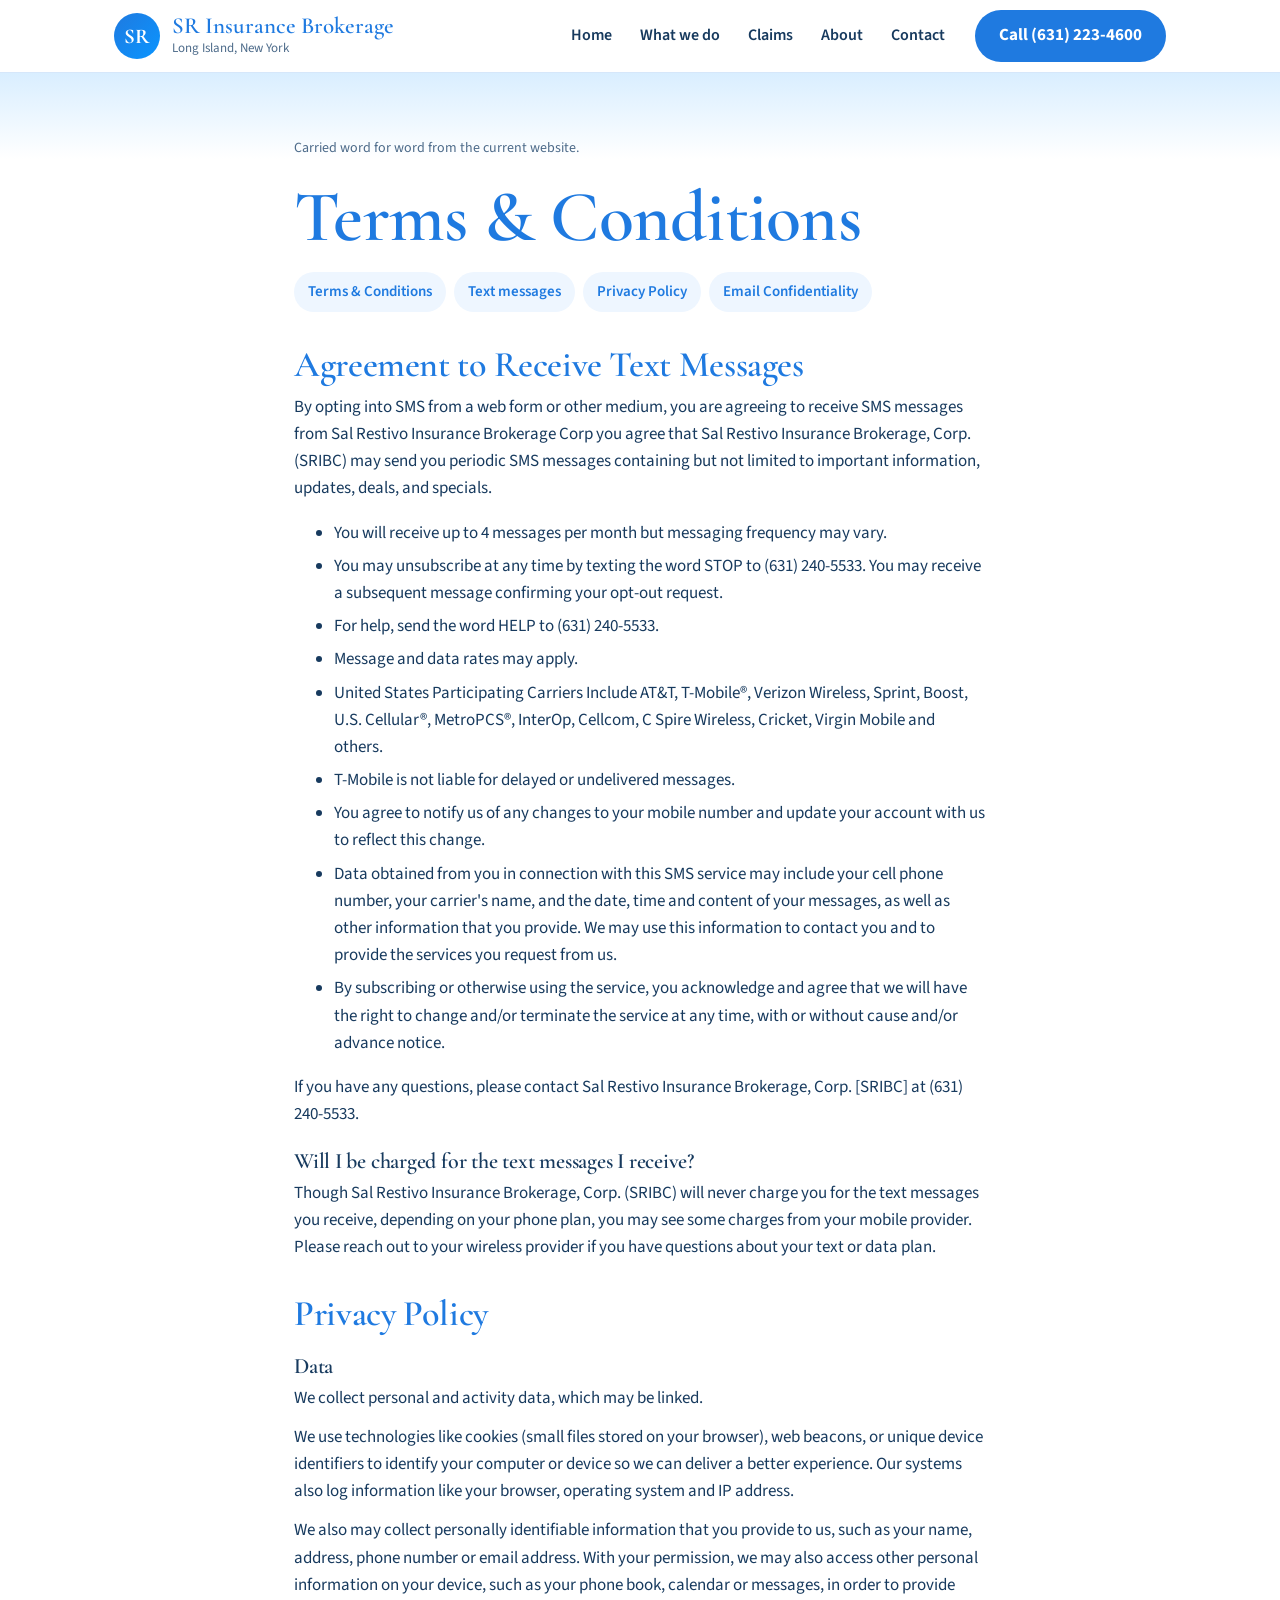
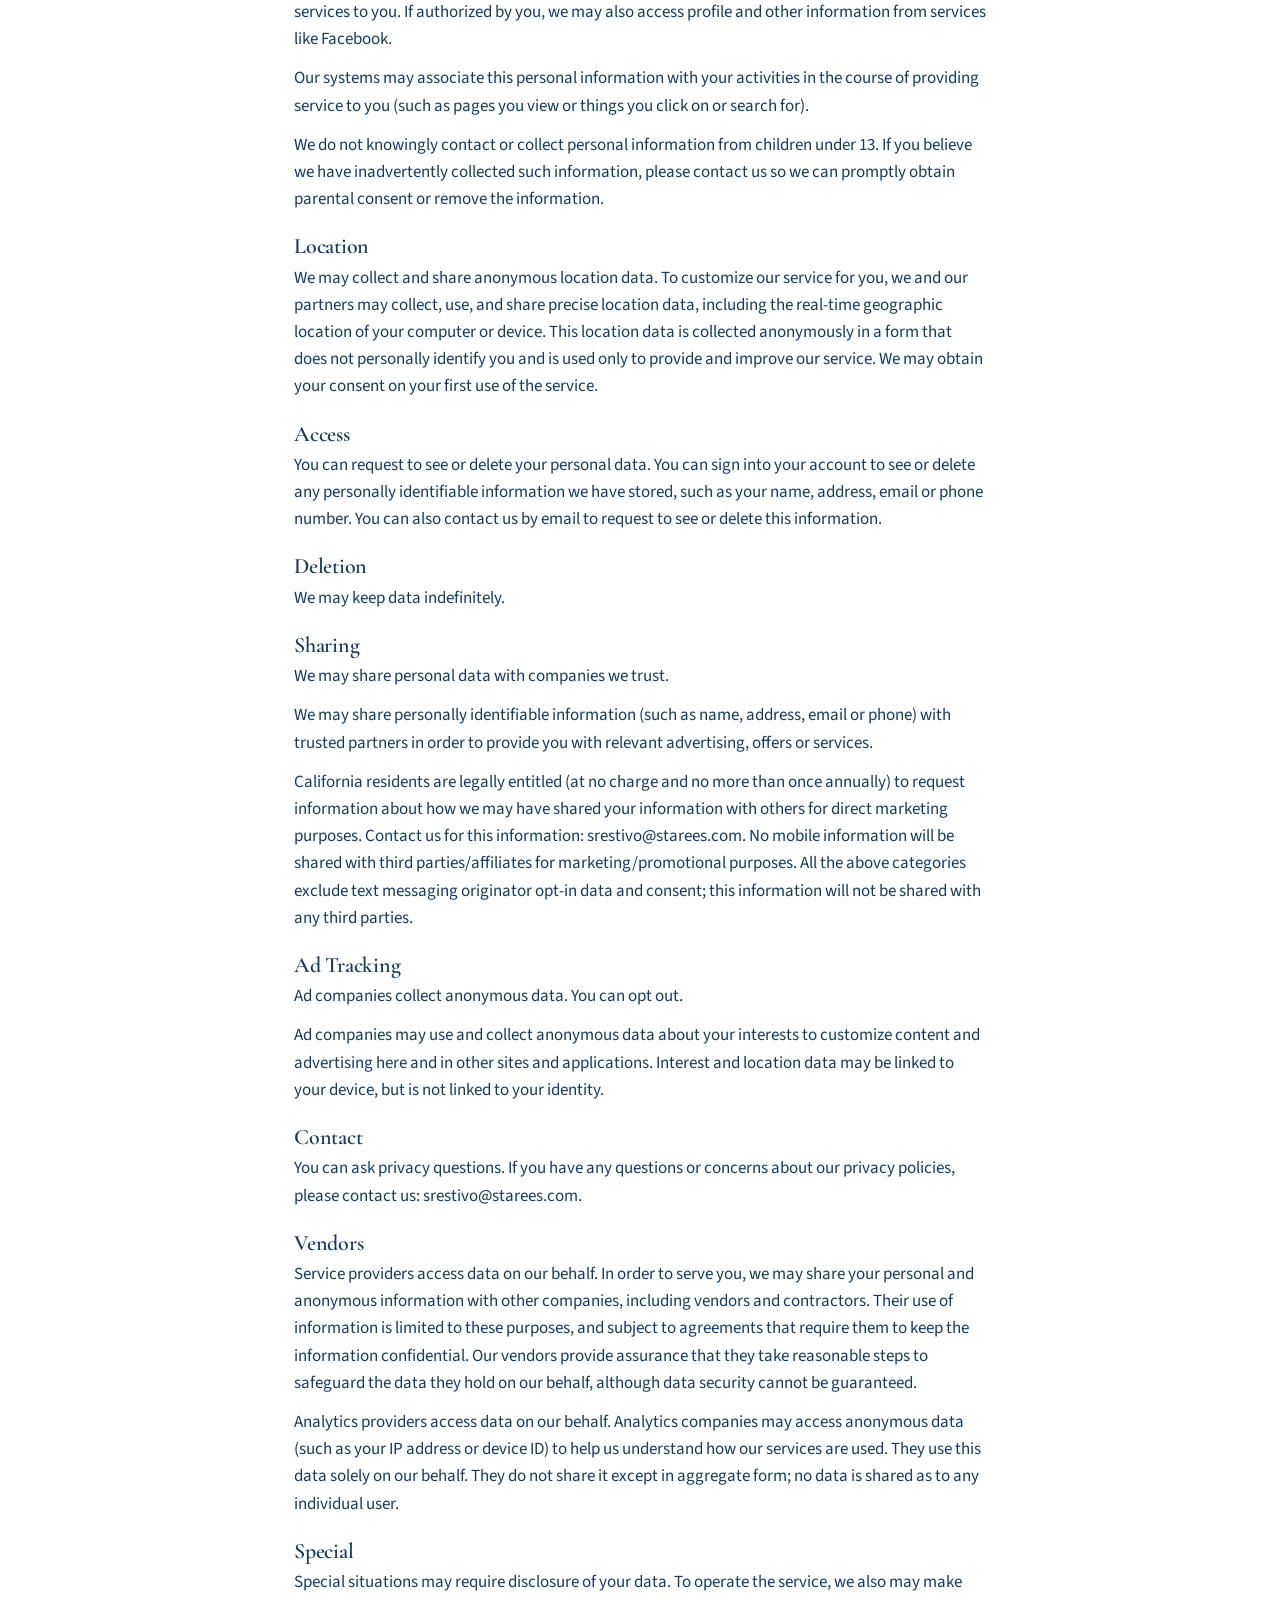
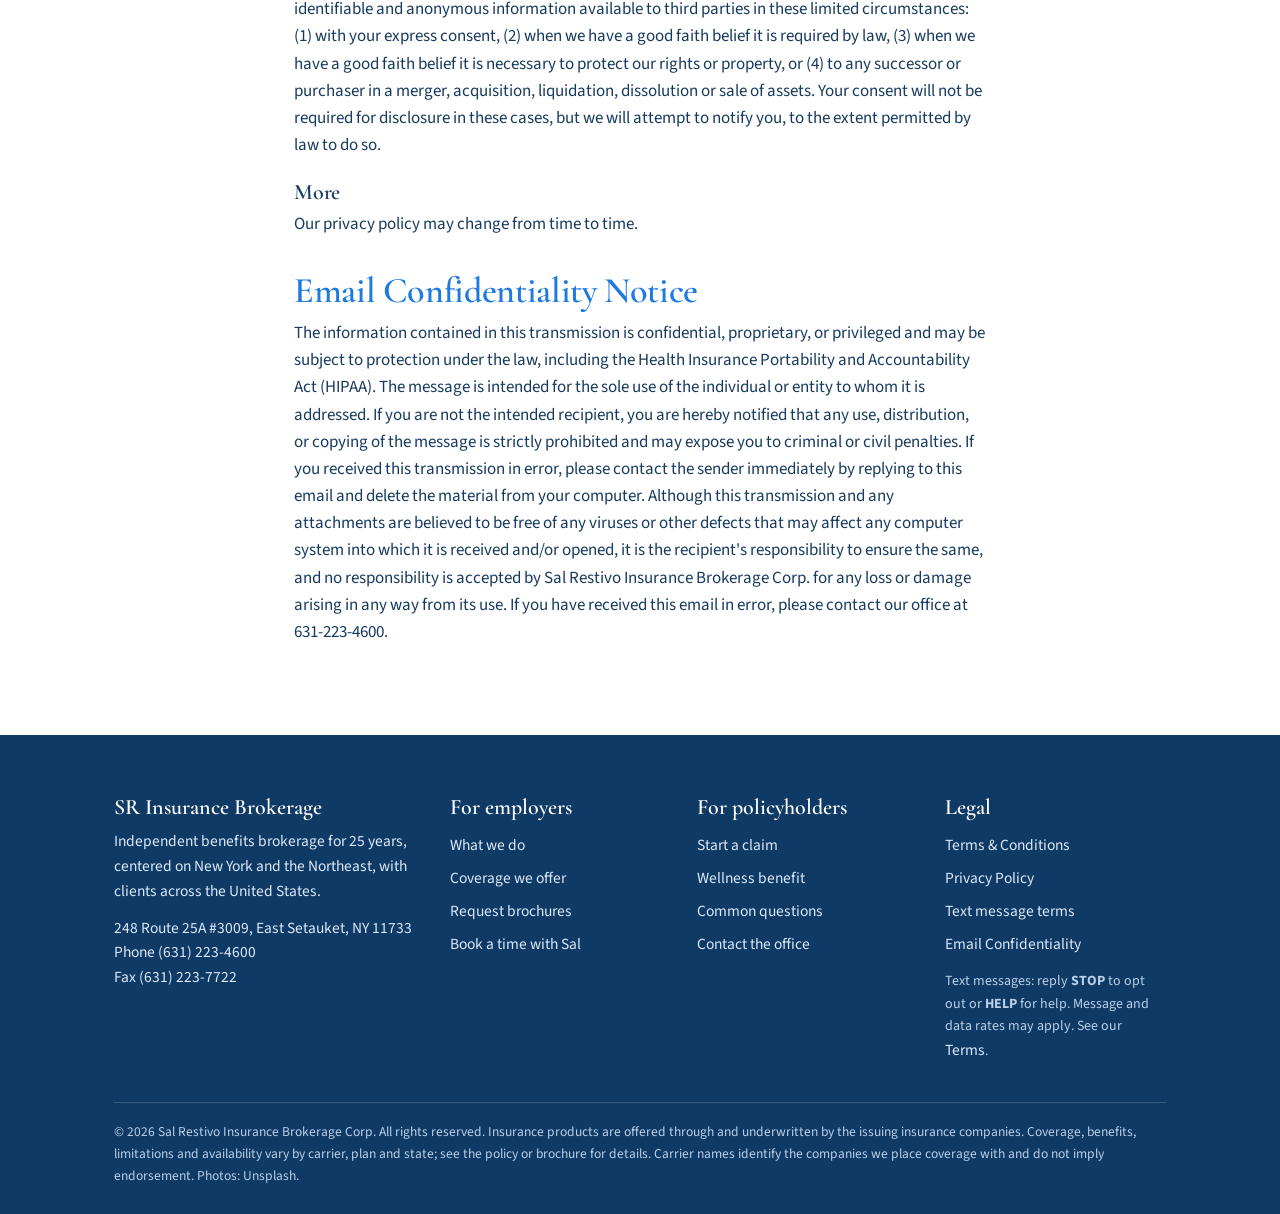
<file: privacy-policy/index.html>
<!DOCTYPE html><html lang="en"><head><meta charset="utf-8"><title>SR Insurance Brokerage</title>
<link rel="canonical" href="https://www.starees.com/terms-conditions/#Privacy_Policy"><meta http-equiv="refresh" content="0; url=/terms-conditions/#Privacy_Policy">
<script>location.replace("/terms-conditions/#Privacy_Policy")</script></head><body><p><a href="/terms-conditions/#Privacy_Policy">Continue to SR Insurance Brokerage</a></p></body></html>
</file>
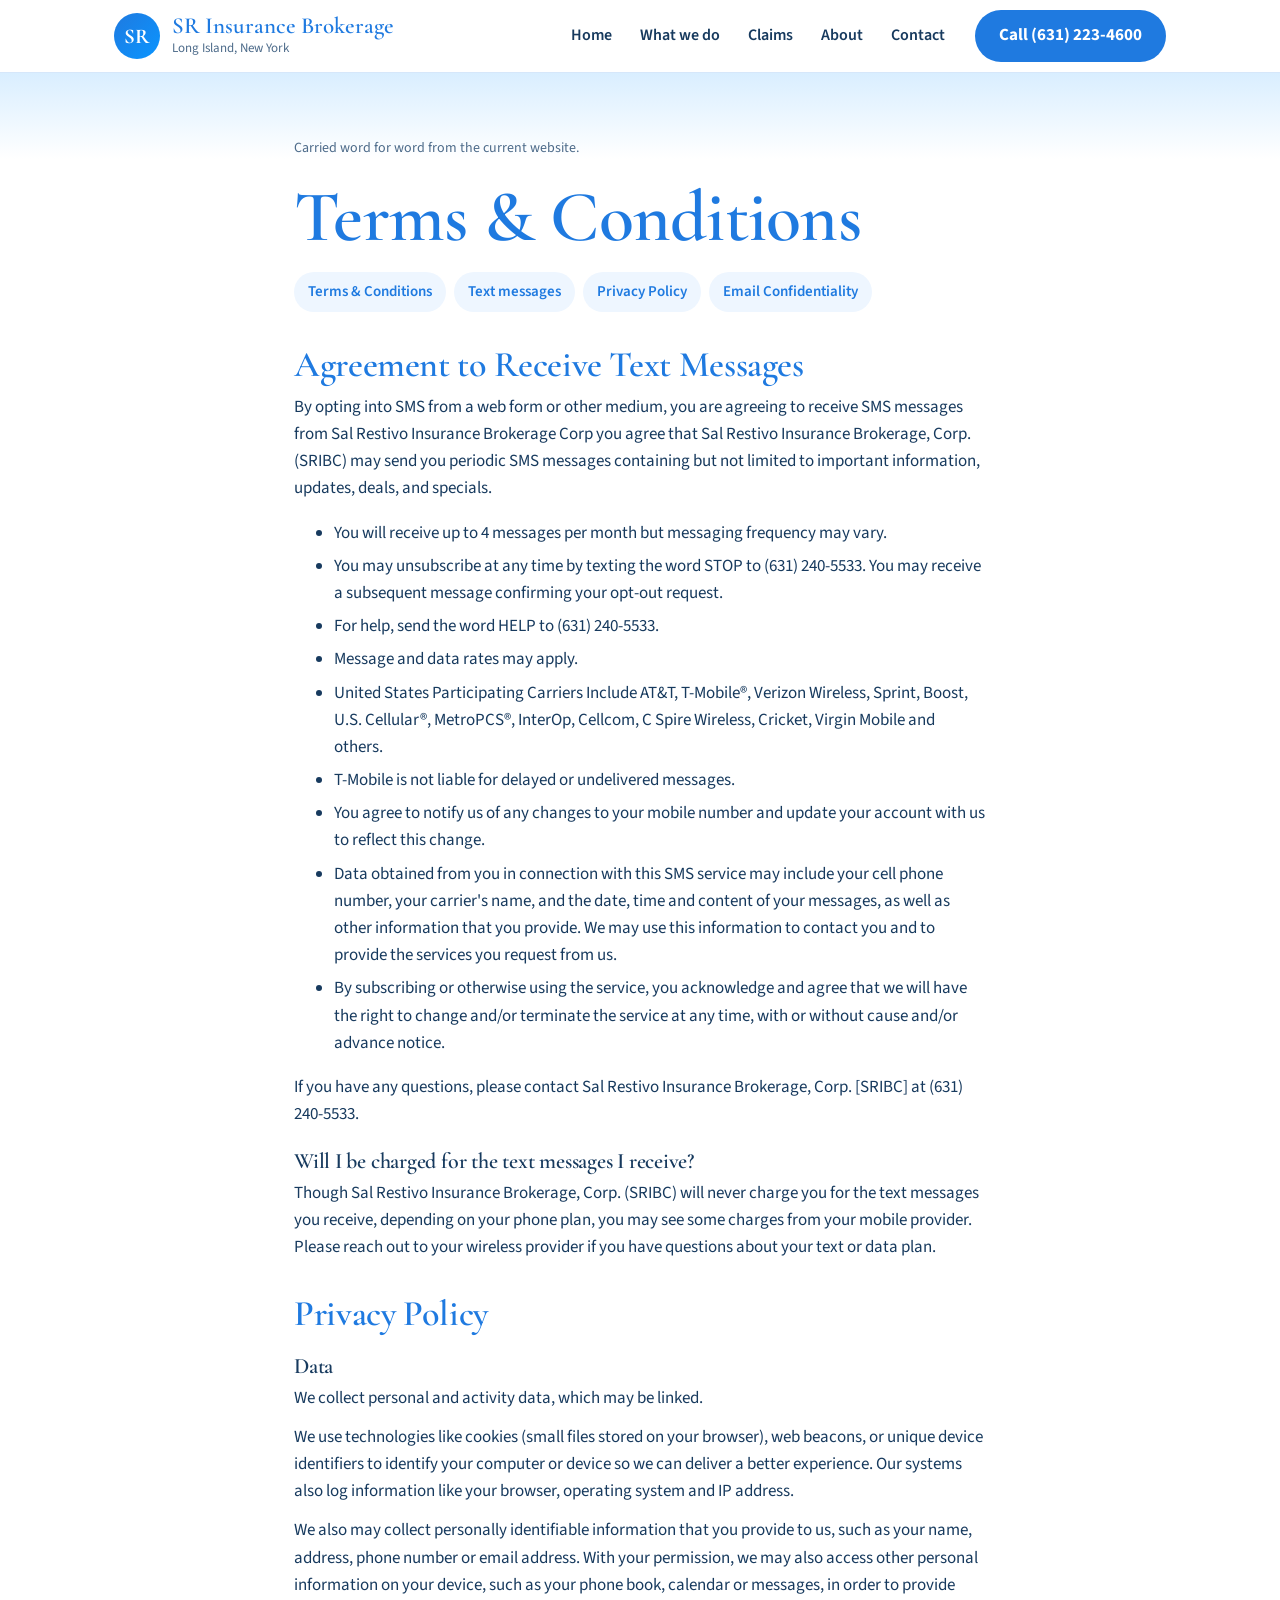
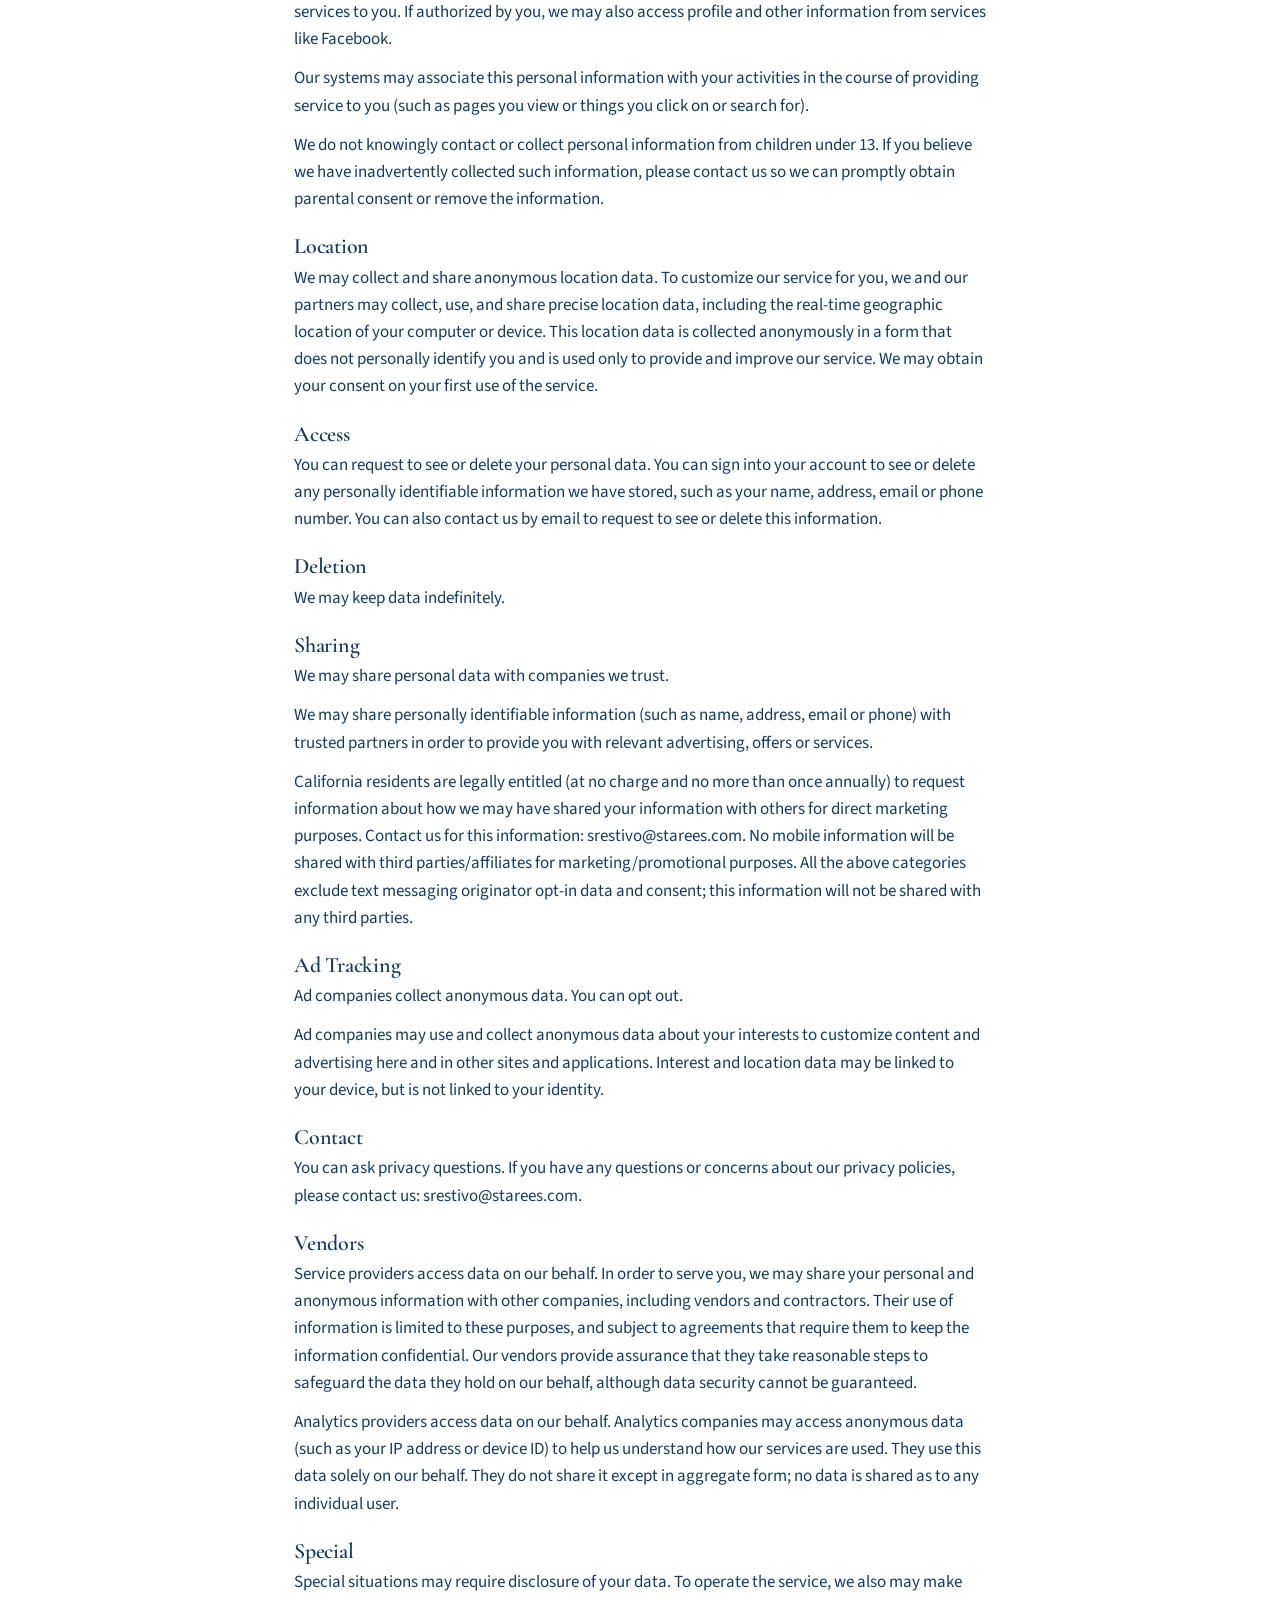
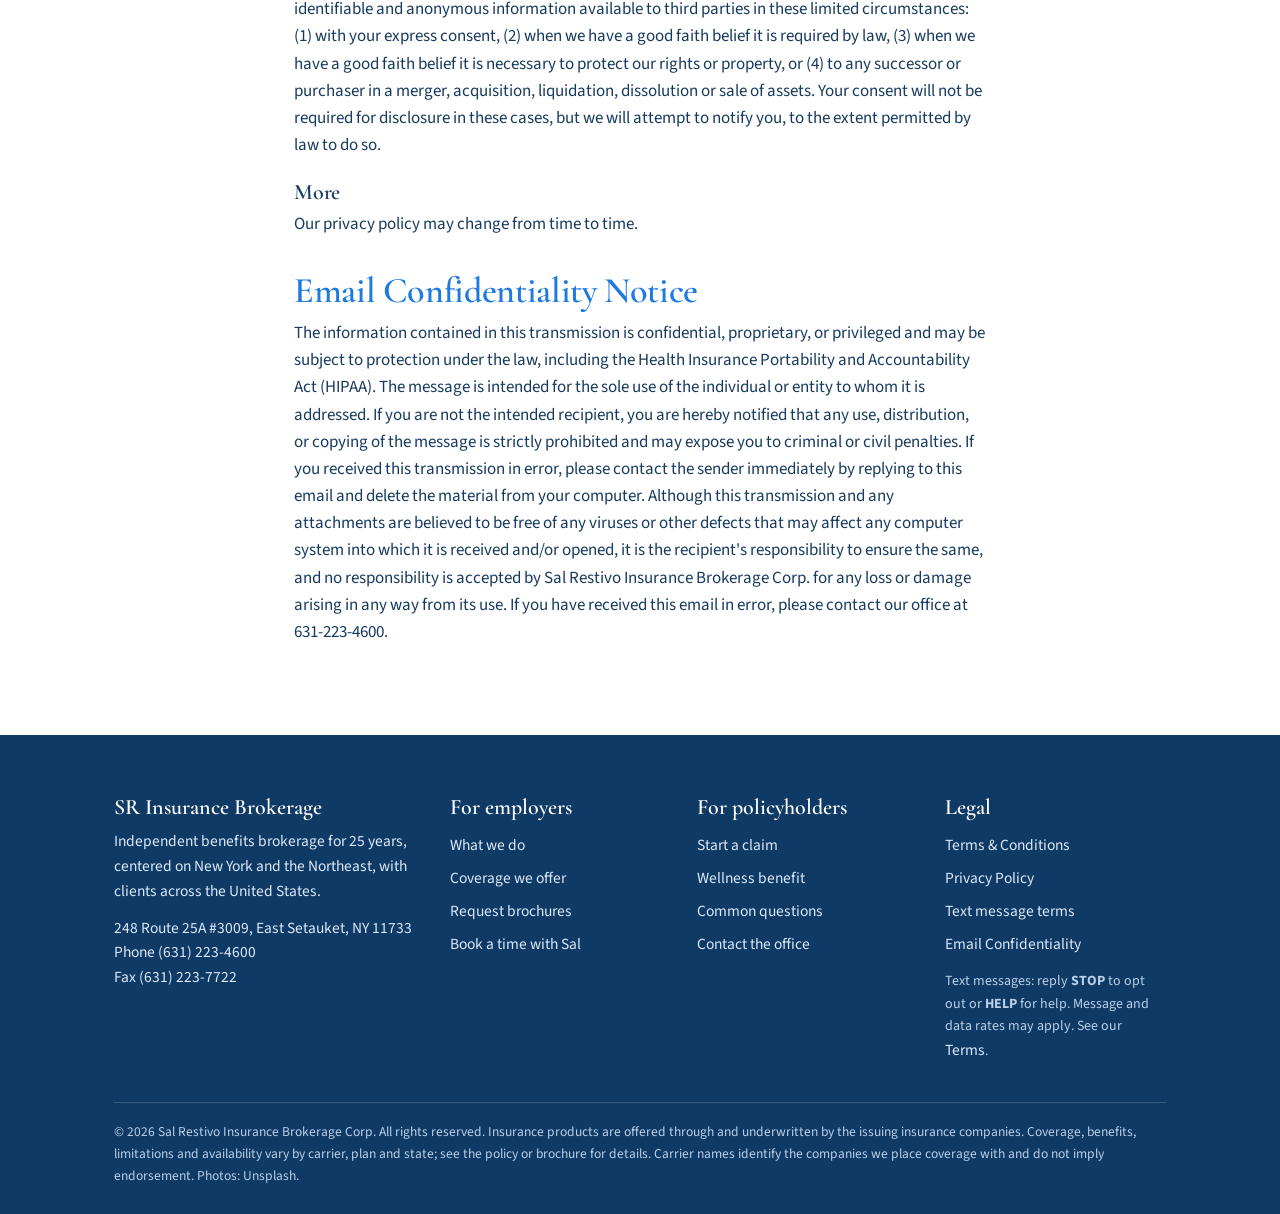
<file: sms-terms/index.html>
<!DOCTYPE html><html lang="en"><head><meta charset="utf-8"><title>SR Insurance Brokerage</title>
<link rel="canonical" href="https://www.starees.com/terms-conditions/#sms"><meta http-equiv="refresh" content="0; url=/terms-conditions/#sms">
<script>location.replace("/terms-conditions/#sms")</script></head><body><p><a href="/terms-conditions/#sms">Continue to SR Insurance Brokerage</a></p></body></html>
</file>
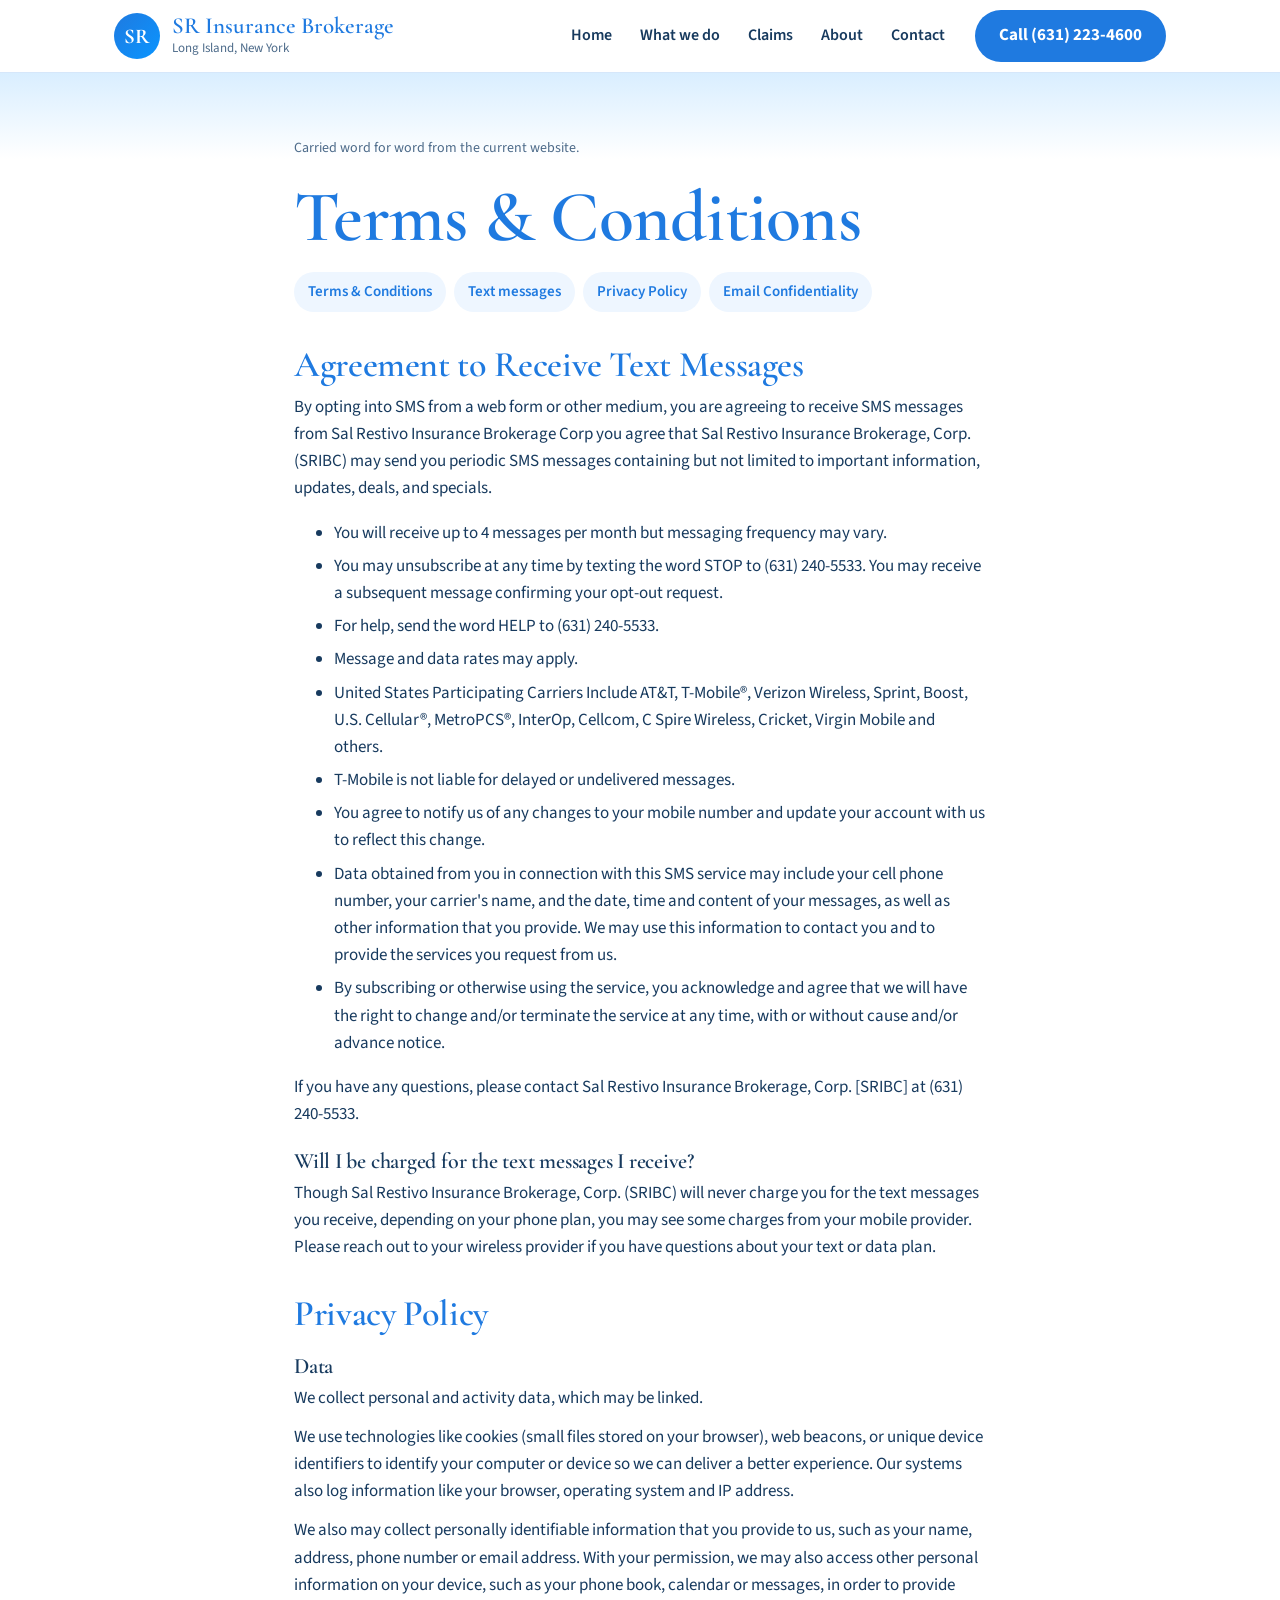
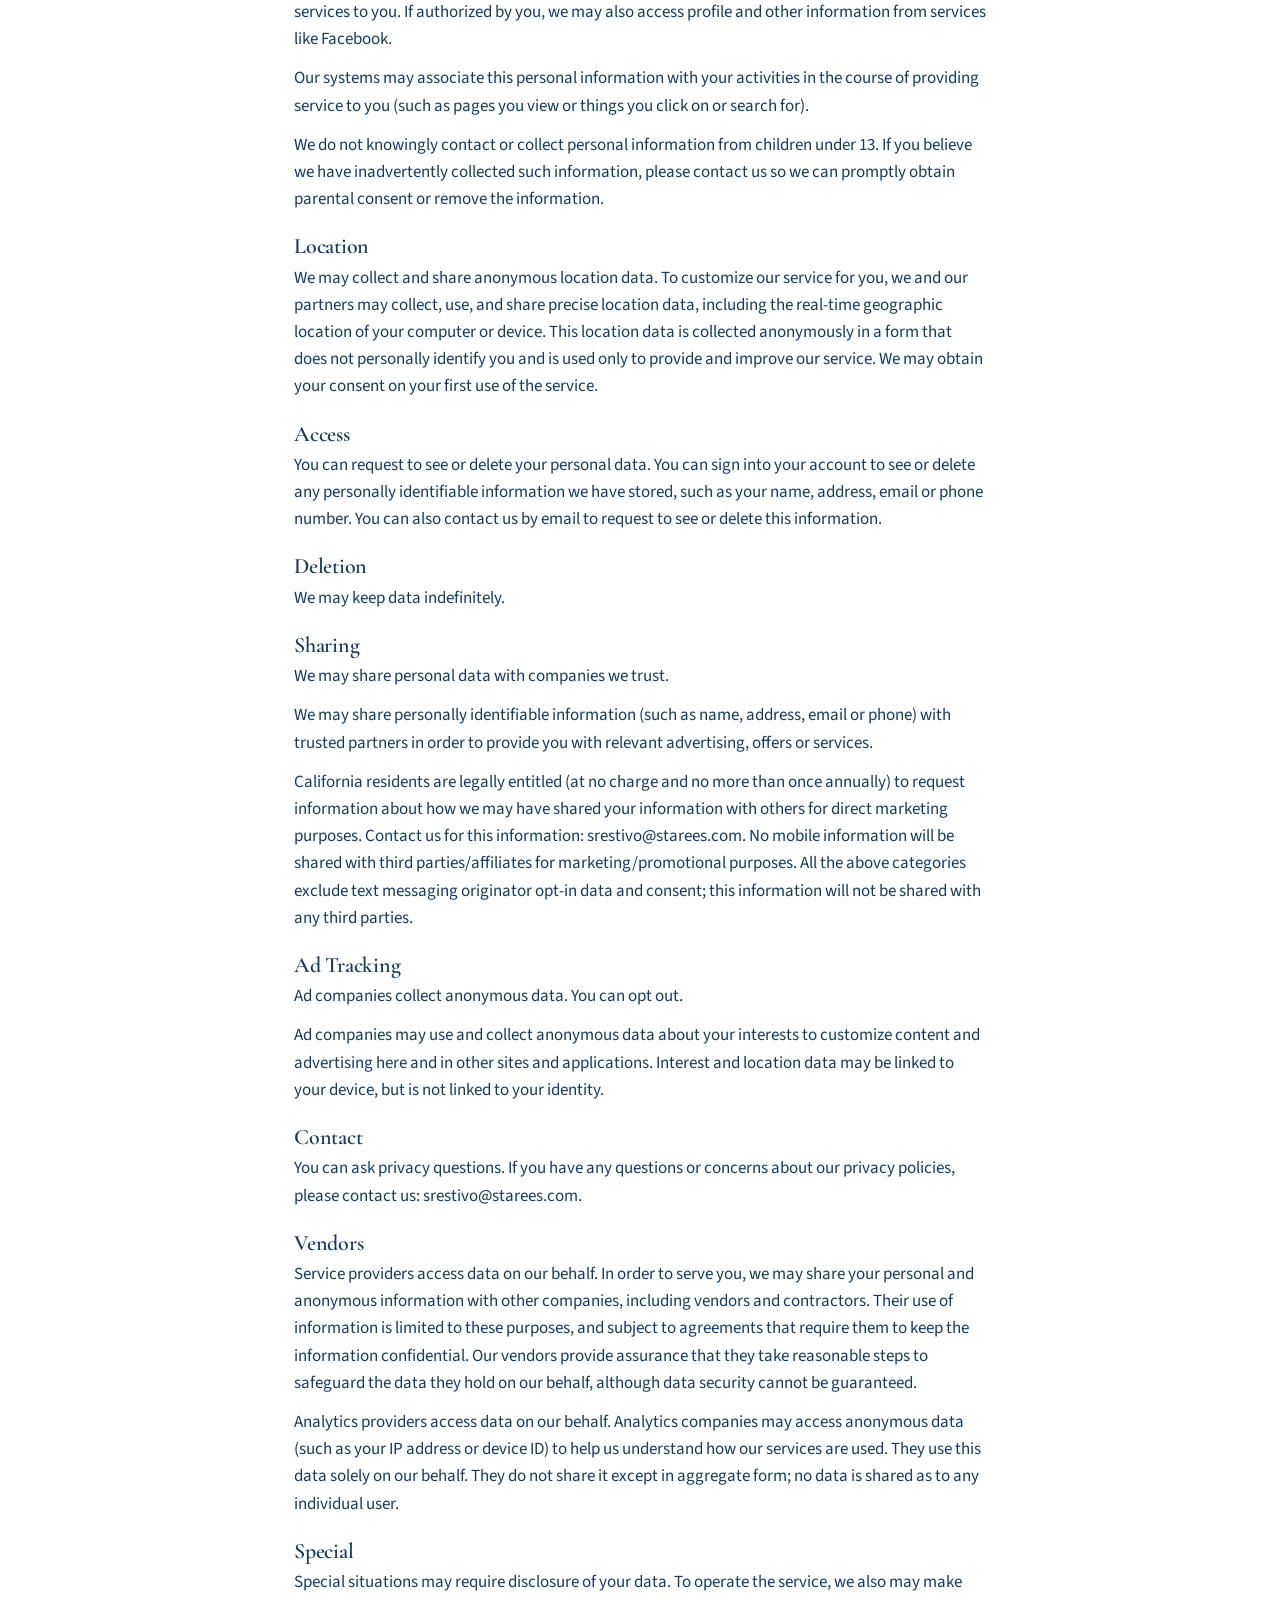
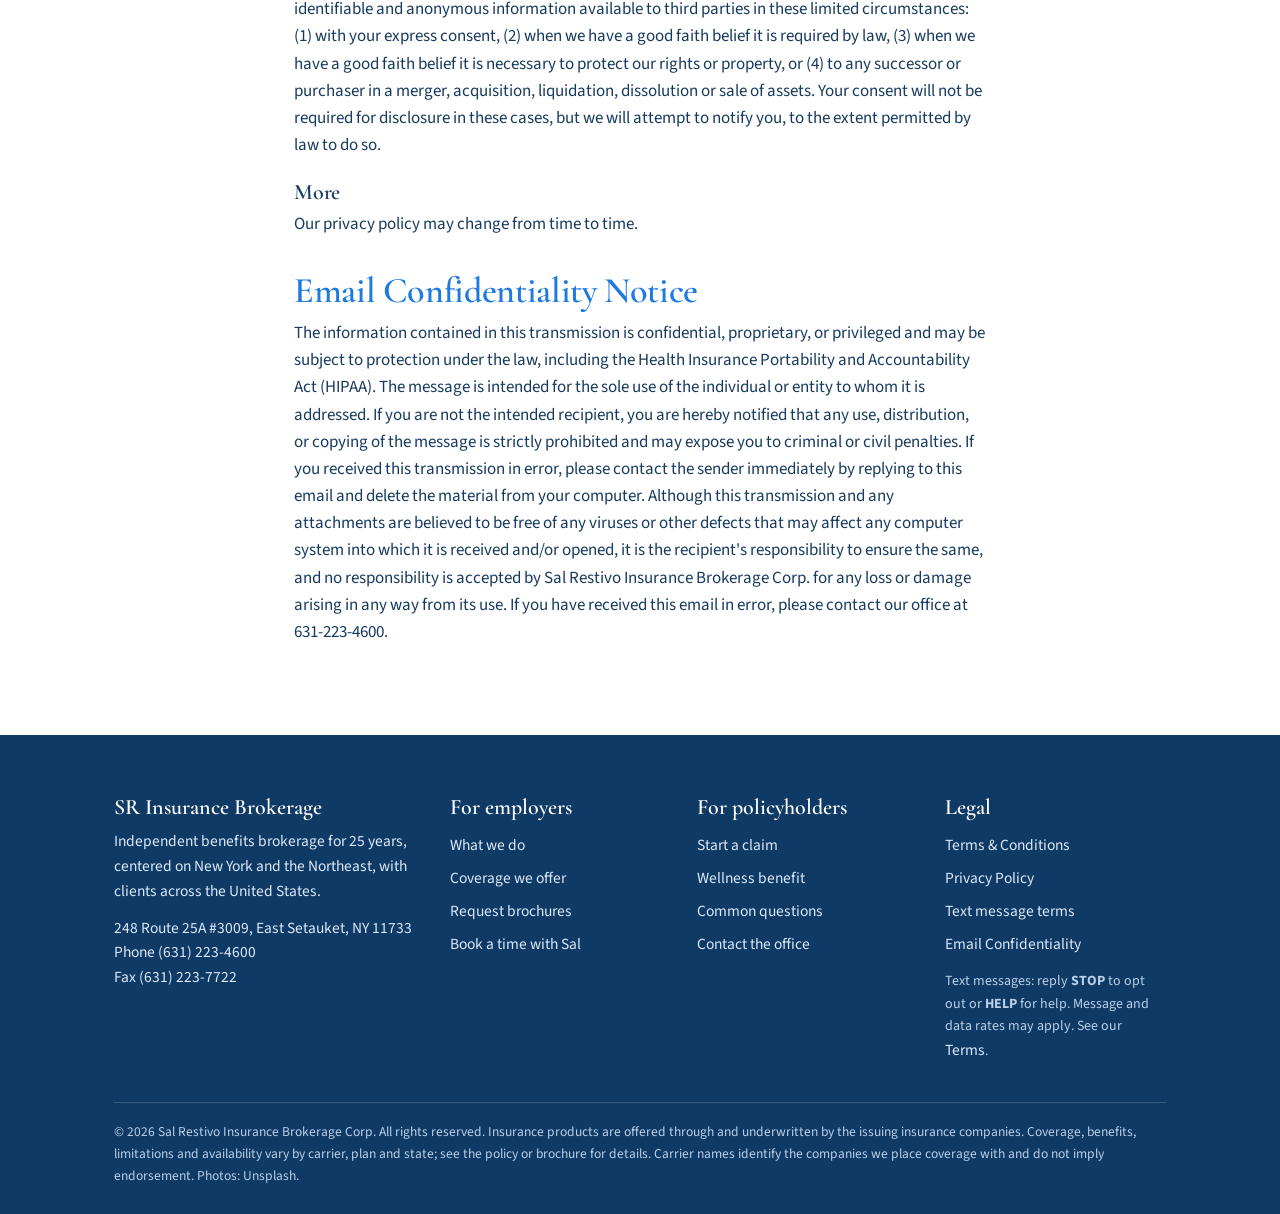
<file: terms-and-conditions/index.html>
<!DOCTYPE html><html lang="en"><head><meta charset="utf-8"><title>SR Insurance Brokerage</title>
<link rel="canonical" href="https://www.starees.com/terms-conditions/#TandC"><meta http-equiv="refresh" content="0; url=/terms-conditions/#TandC">
<script>location.replace("/terms-conditions/#TandC")</script></head><body><p><a href="/terms-conditions/#TandC">Continue to SR Insurance Brokerage</a></p></body></html>
</file>
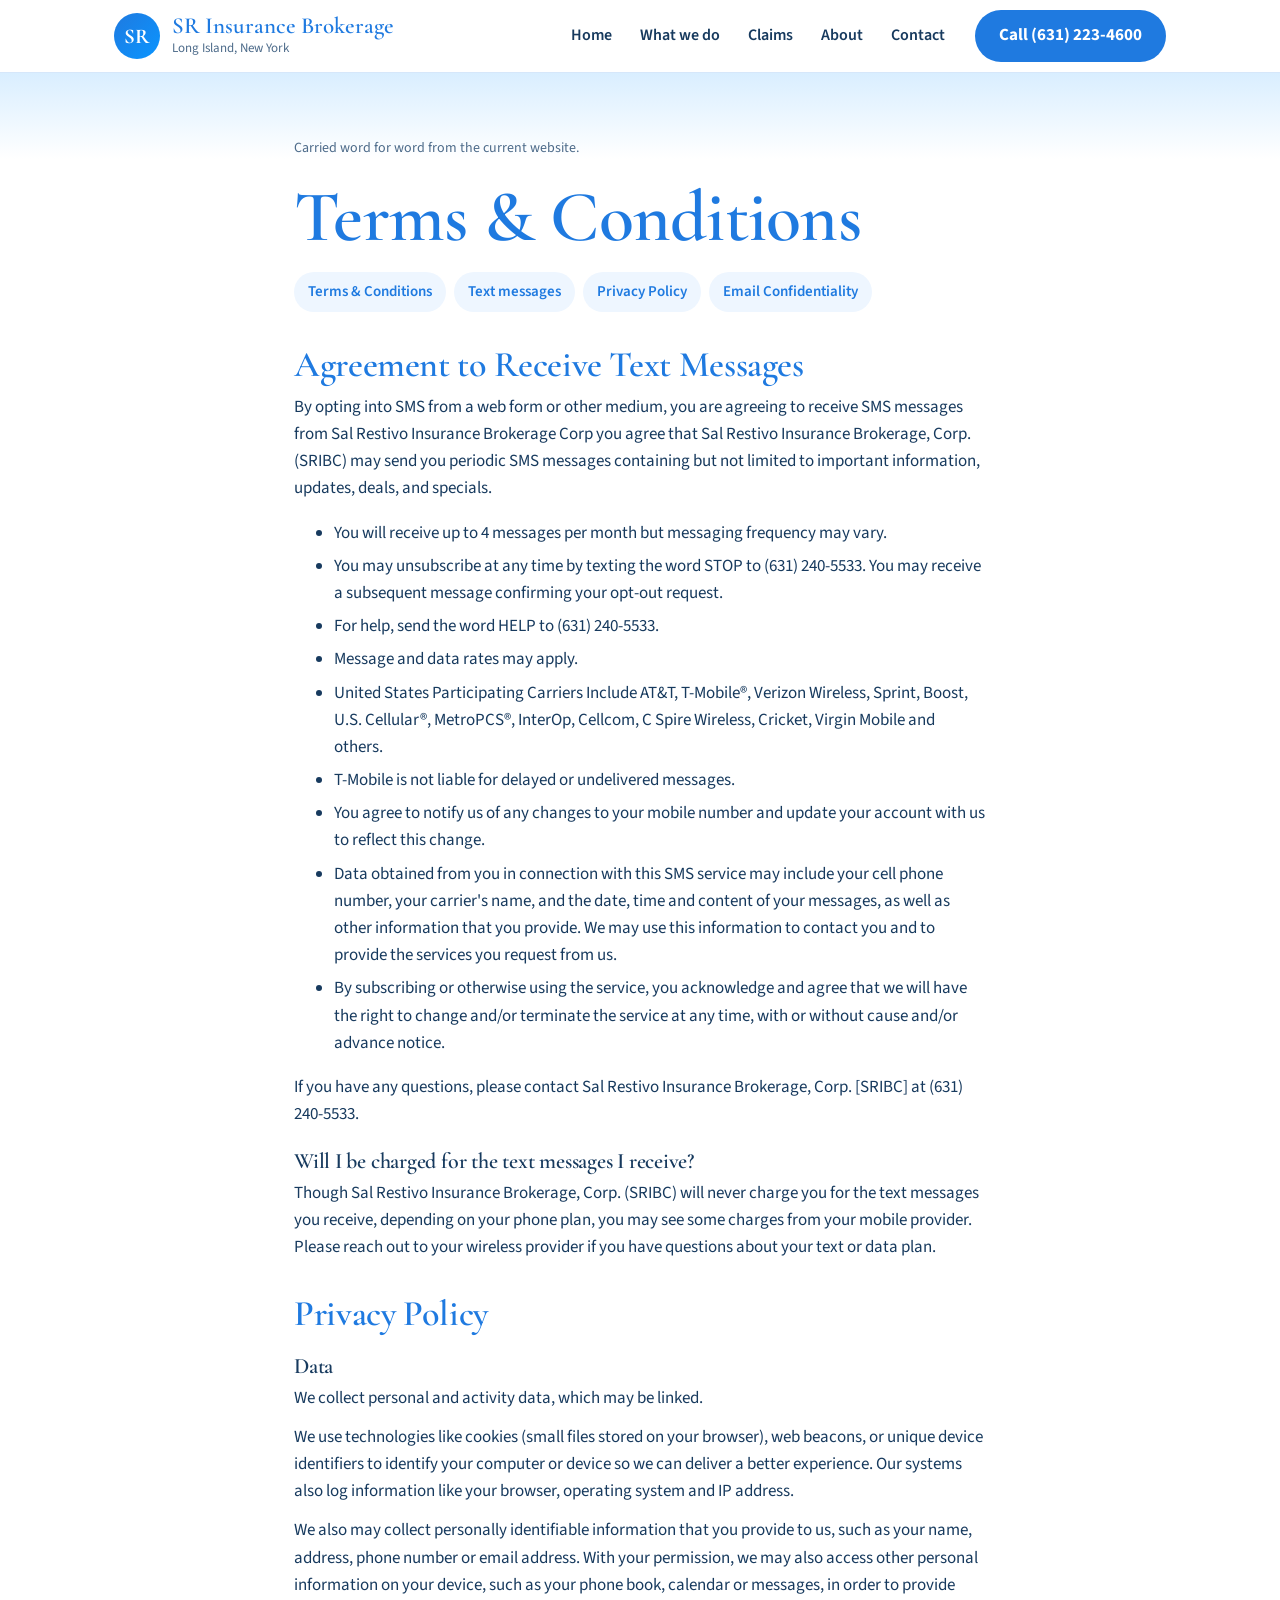
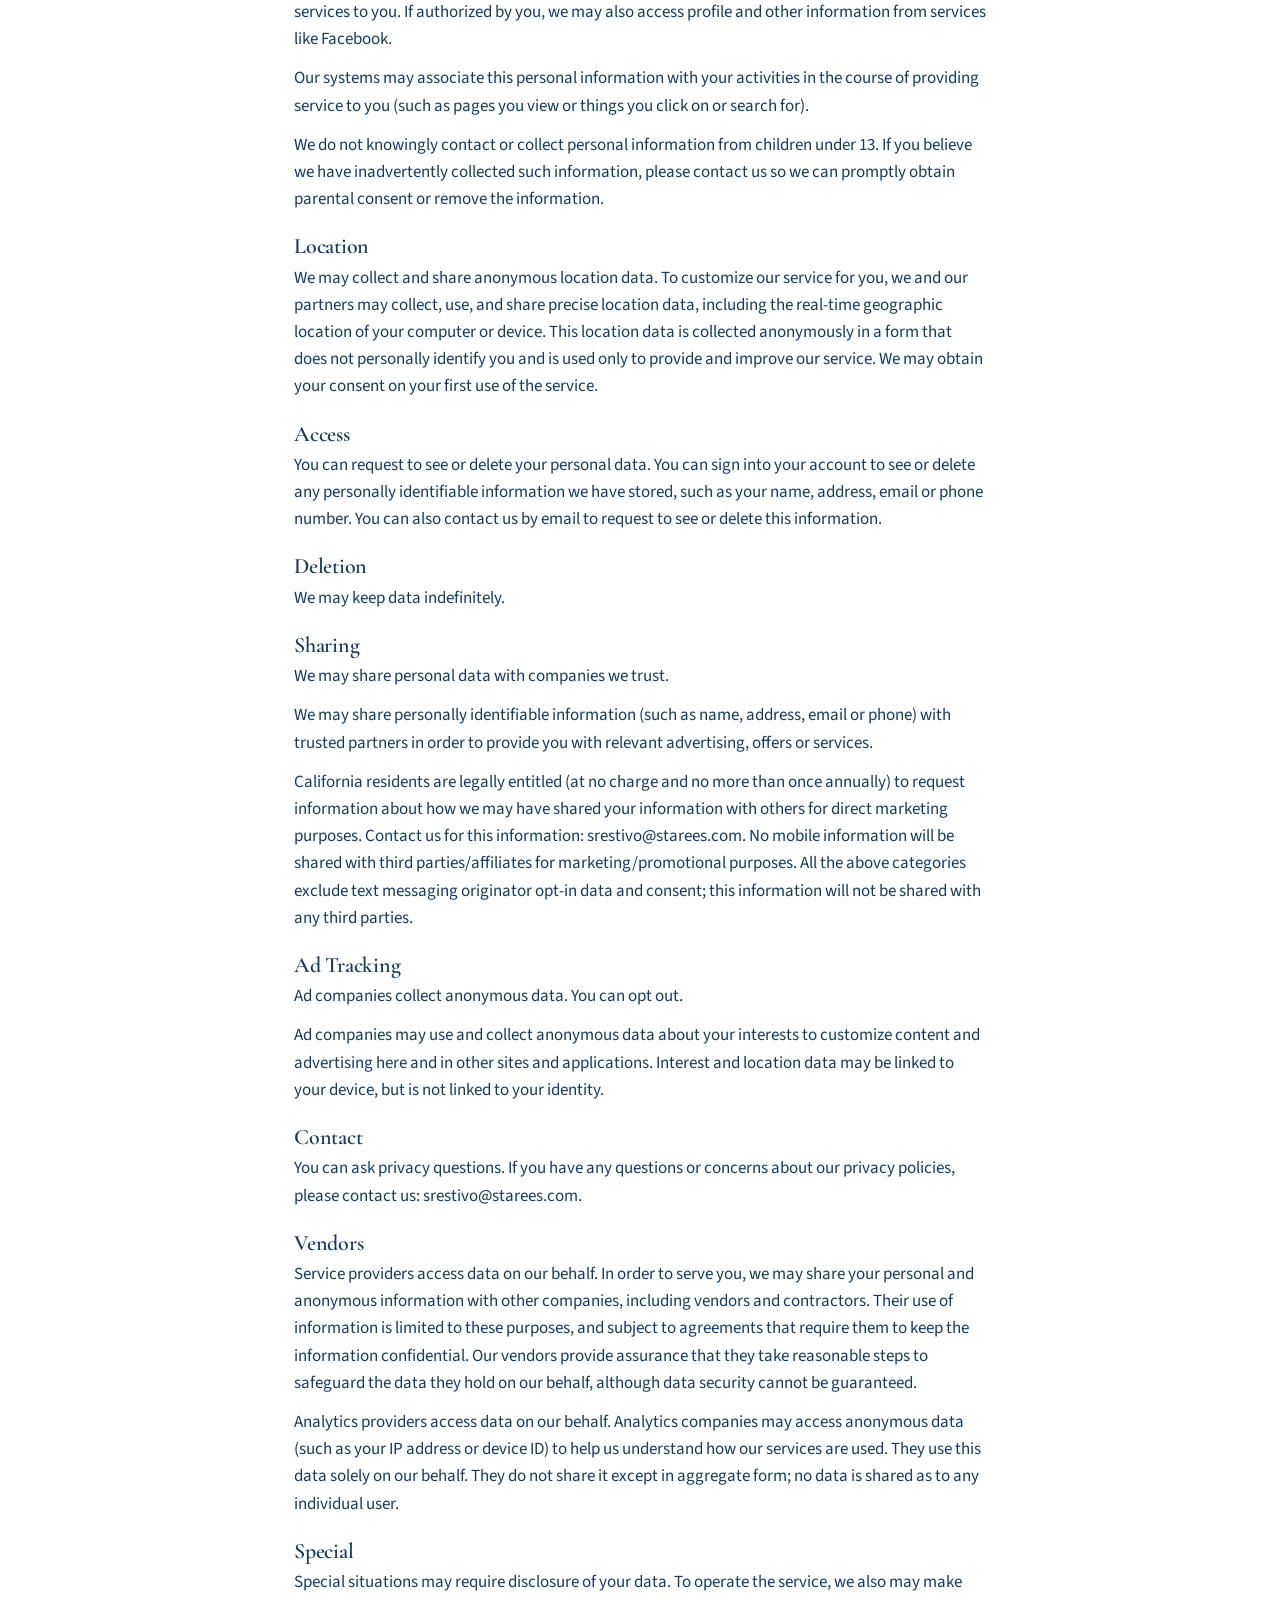
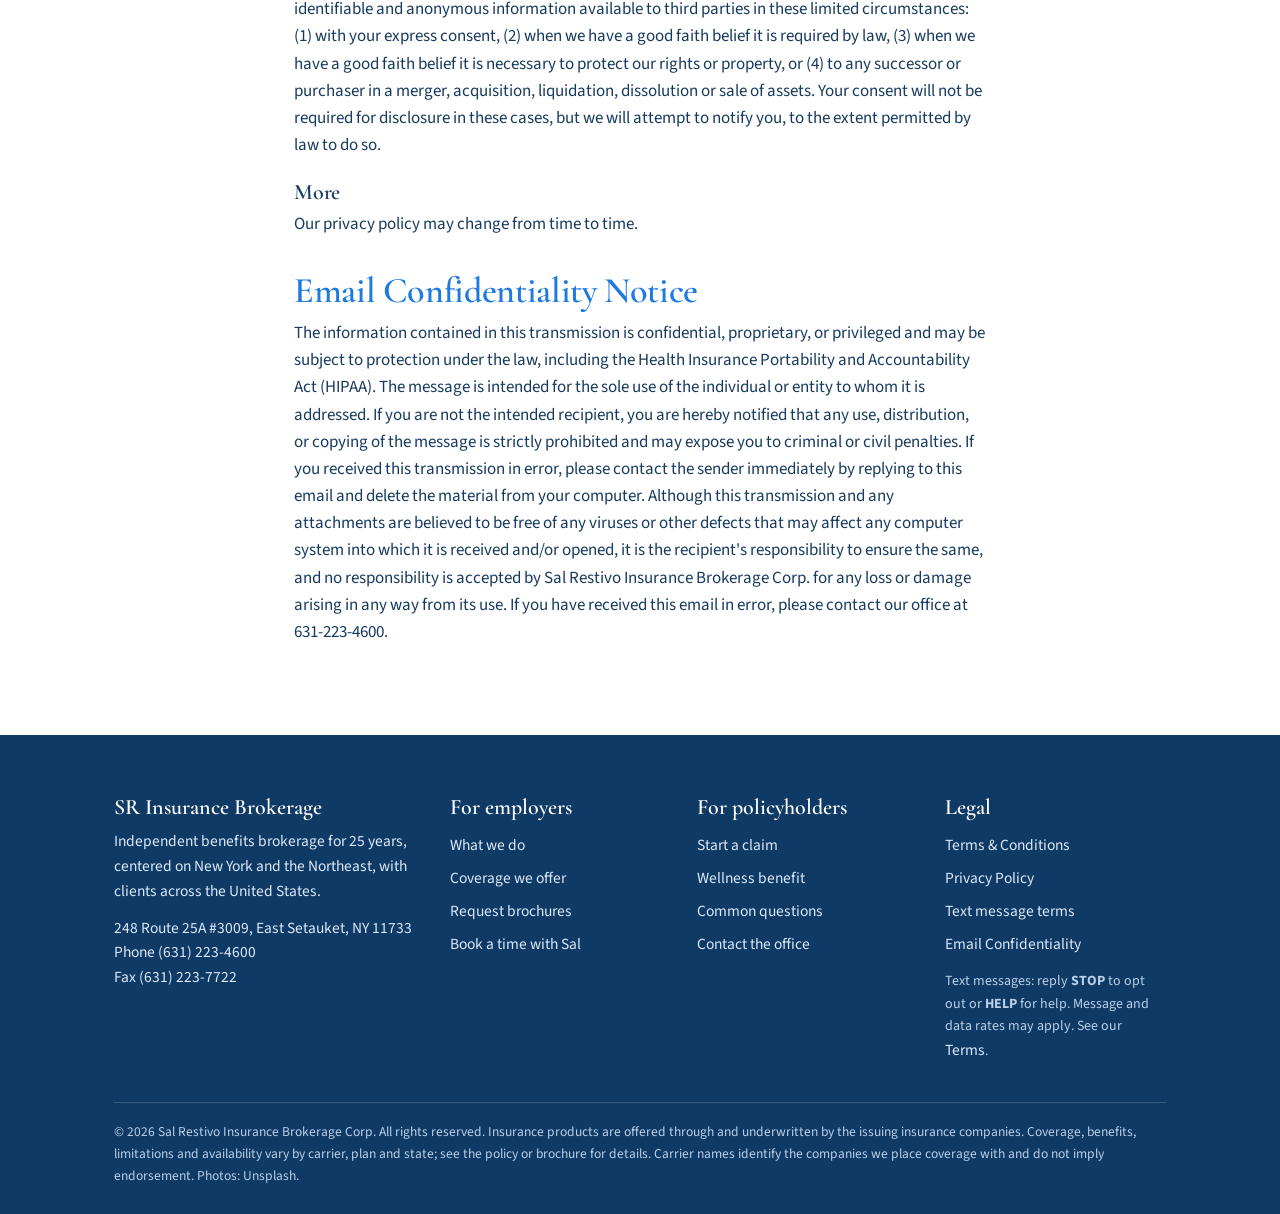
<file: terms-conditions/index.html>
<!DOCTYPE html>
<html lang="en">
<head>
<meta charset="utf-8">
<meta name="viewport" content="width=device-width,initial-scale=1">
<title>Terms and Privacy | SR Insurance Brokerage</title>
<meta name="description" content="Terms & Conditions and Privacy Policy for Sal Restivo Insurance Brokerage Corp.">
<link rel="preconnect" href="https://fonts.googleapis.com">
<link rel="preconnect" href="https://fonts.gstatic.com" crossorigin>
<link href="https://fonts.googleapis.com/css2?family=Cormorant+Garamond:ital,wght@0,500;0,600;0,700;1,500&family=Source+Sans+3:wght@400;600;700&display=swap" rel="stylesheet">
<link rel="stylesheet" href="../css/site.css">
</head>
<body>
<header class="top"><div class="wrap">
 <a class="logo" href="../index.html" aria-label="SR Insurance Brokerage home"><span class="mark">SR</span><span><b>SR Insurance Brokerage</b><small>Long Island, New York</small></span></a>
 <nav class="main" id="nav"><a href="../index.html">Home</a><a href="../what-we-do/index.html">What we do</a><a href="../claims/index.html">Claims</a><a href="../about/index.html">About</a><a href="../contact/index.html">Contact</a></nav>
 <button class="menu" type="button" aria-controls="nav" aria-expanded="false">Menu</button>
 <a class="btn call" href="tel:+16312234600">Call (631) 223-4600</a>
</div></header>
<main>
<section class="phead" style="padding-bottom:0"><div class="wrap legal"><p class="fine">Carried word for word from the current website.</p></div></section><section class="band" style="padding-top:8px"><div class="wrap legal"><h1 id="TandC">Terms &amp; Conditions</h1><div class="toc"><a href="#TandC">Terms &amp; Conditions</a><a href="#sms">Text messages</a><a href="#Privacy_Policy">Privacy Policy</a><a href="#Email_Confidentiality">Email Confidentiality</a></div>
 <h2 id="sms">Agreement to Receive Text Messages</h2>
 <p>By opting into SMS from a web form or other medium, you are agreeing to receive SMS messages from Sal Restivo Insurance Brokerage Corp you agree that Sal Restivo Insurance Brokerage, Corp. (SRIBC) may send you periodic SMS messages containing but not limited to important information, updates, deals, and specials.</p>
 <ul>
  <li>You will receive up to 4 messages per month but messaging frequency may vary.</li>
  <li>You may unsubscribe at any time by texting the word STOP to (631) 240-5533. You may receive a subsequent message confirming your opt-out request.</li>
  <li>For help, send the word HELP to (631) 240-5533.</li>
  <li>Message and data rates may apply.</li>
  <li>United States Participating Carriers Include AT&amp;T, T-Mobile®, Verizon Wireless, Sprint, Boost, U.S. Cellular®, MetroPCS®, InterOp, Cellcom, C Spire Wireless, Cricket, Virgin Mobile and others.</li>
  <li>T-Mobile is not liable for delayed or undelivered messages.</li>
  <li>You agree to notify us of any changes to your mobile number and update your account with us to reflect this change.</li>
  <li>Data obtained from you in connection with this SMS service may include your cell phone number, your carrier's name, and the date, time and content of your messages, as well as other information that you provide. We may use this information to contact you and to provide the services you request from us.</li>
  <li>By subscribing or otherwise using the service, you acknowledge and agree that we will have the right to change and/or terminate the service at any time, with or without cause and/or advance notice.</li>
 </ul>
 <p>If you have any questions, please contact Sal Restivo Insurance Brokerage, Corp. [SRIBC] at (631) 240-5533.</p>
 <h3>Will I be charged for the text messages I receive?</h3>
 <p>Though Sal Restivo Insurance Brokerage, Corp. (SRIBC) will never charge you for the text messages you receive, depending on your phone plan, you may see some charges from your mobile provider. Please reach out to your wireless provider if you have questions about your text or data plan.</p>
 <h2 id="Privacy_Policy">Privacy Policy</h2>
 <h3>Data</h3>
 <p>We collect personal and activity data, which may be linked.</p>
 <p>We use technologies like cookies (small files stored on your browser), web beacons, or unique device identifiers to identify your computer or device so we can deliver a better experience. Our systems also log information like your browser, operating system and IP address.</p>
 <p>We also may collect personally identifiable information that you provide to us, such as your name, address, phone number or email address. With your permission, we may also access other personal information on your device, such as your phone book, calendar or messages, in order to provide services to you. If authorized by you, we may also access profile and other information from services like Facebook.</p>
 <p>Our systems may associate this personal information with your activities in the course of providing service to you (such as pages you view or things you click on or search for).</p>
 <p>We do not knowingly contact or collect personal information from children under 13. If you believe we have inadvertently collected such information, please contact us so we can promptly obtain parental consent or remove the information.</p>
 <h3>Location</h3>
 <p>We may collect and share anonymous location data. To customize our service for you, we and our partners may collect, use, and share precise location data, including the real-time geographic location of your computer or device. This location data is collected anonymously in a form that does not personally identify you and is used only to provide and improve our service. We may obtain your consent on your first use of the service.</p>
 <h3>Access</h3>
 <p>You can request to see or delete your personal data. You can sign into your account to see or delete any personally identifiable information we have stored, such as your name, address, email or phone number. You can also contact us by email to request to see or delete this information.</p>
 <h3>Deletion</h3>
 <p>We may keep data indefinitely.</p>
 <h3>Sharing</h3>
 <p>We may share personal data with companies we trust.</p>
 <p>We may share personally identifiable information (such as name, address, email or phone) with trusted partners in order to provide you with relevant advertising, offers or services.</p>
 <p>California residents are legally entitled (at no charge and no more than once annually) to request information about how we may have shared your information with others for direct marketing purposes. Contact us for this information: srestivo@starees.com. No mobile information will be shared with third parties/affiliates for marketing/promotional purposes. All the above categories exclude text messaging originator opt-in data and consent; this information will not be shared with any third parties.</p>
 <h3>Ad Tracking</h3>
 <p>Ad companies collect anonymous data. You can opt out.</p>
 <p>Ad companies may use and collect anonymous data about your interests to customize content and advertising here and in other sites and applications. Interest and location data may be linked to your device, but is not linked to your identity.</p>
 <h3>Contact</h3>
 <p>You can ask privacy questions. If you have any questions or concerns about our privacy policies, please contact us: srestivo@starees.com.</p>
 <h3>Vendors</h3>
 <p>Service providers access data on our behalf. In order to serve you, we may share your personal and anonymous information with other companies, including vendors and contractors. Their use of information is limited to these purposes, and subject to agreements that require them to keep the information confidential. Our vendors provide assurance that they take reasonable steps to safeguard the data they hold on our behalf, although data security cannot be guaranteed.</p>
 <p>Analytics providers access data on our behalf. Analytics companies may access anonymous data (such as your IP address or device ID) to help us understand how our services are used. They use this data solely on our behalf. They do not share it except in aggregate form; no data is shared as to any individual user.</p>
 <h3>Special</h3>
 <p>Special situations may require disclosure of your data. To operate the service, we also may make identifiable and anonymous information available to third parties in these limited circumstances: (1) with your express consent, (2) when we have a good faith belief it is required by law, (3) when we have a good faith belief it is necessary to protect our rights or property, or (4) to any successor or purchaser in a merger, acquisition, liquidation, dissolution or sale of assets. Your consent will not be required for disclosure in these cases, but we will attempt to notify you, to the extent permitted by law to do so.</p>
 <h3>More</h3>
 <p>Our privacy policy may change from time to time.</p>
<h2 id="Email_Confidentiality">Email Confidentiality Notice</h2>
 <p>The information contained in this transmission is confidential, proprietary, or privileged and may be subject to protection under the law, including the Health Insurance Portability and Accountability Act (HIPAA). The message is intended for the sole use of the individual or entity to whom it is addressed. If you are not the intended recipient, you are hereby notified that any use, distribution, or copying of the message is strictly prohibited and may expose you to criminal or civil penalties. If you received this transmission in error, please contact the sender immediately by replying to this email and delete the material from your computer. Although this transmission and any attachments are believed to be free of any viruses or other defects that may affect any computer system into which it is received and/or opened, it is the recipient's responsibility to ensure the same, and no responsibility is accepted by Sal Restivo Insurance Brokerage Corp. for any loss or damage arising in any way from its use. If you have received this email in error, please contact our office at 631-223-4600.</p>
</div></section>
</main>
<footer><div class="wrap">
 <div class="cols">
  <div><h4>SR Insurance Brokerage</h4><p>Independent benefits brokerage for 25 years, centered on New York and the Northeast, with clients across the United States.</p><p>248 Route 25A #3009, East Setauket, NY 11733<br>Phone (631) 223-4600<br>Fax (631) 223-7722</p></div>
  <div><h4>For employers</h4><a href="../what-we-do/index.html">What we do</a><a href="../what-we-do/index.html#coverage">Coverage we offer</a><a href="../what-we-do/index.html#brochures">Request brochures</a><a href="https://calendly.com/srestivo/new-meeting">Book a time with Sal</a></div>
  <div><h4>For policyholders</h4><a href="../claims/index.html">Start a claim</a><a href="../claims/index.html#wellness">Wellness benefit</a><a href="../claims/index.html#questions">Common questions</a><a href="../contact/index.html">Contact the office</a></div>
  <div><h4>Legal</h4><a href="../terms-conditions/index.html#TandC">Terms &amp; Conditions</a><a href="../terms-conditions/index.html#Privacy_Policy">Privacy Policy</a><a href="../terms-conditions/index.html#sms">Text message terms</a><a href="../email-confidentiality/index.html">Email Confidentiality</a>
   <p class="sms">Text messages: reply <b>STOP</b> to opt out or <b>HELP</b> for help. Message and data rates may apply. See our <a href="../terms-conditions/index.html#sms">Terms</a>.</p></div>
 </div>
 <div class="legalline">© 2026 Sal Restivo Insurance Brokerage Corp. All rights reserved. Insurance products are offered through and underwritten by the issuing insurance companies. Coverage, benefits, limitations and availability vary by carrier, plan and state; see the policy or brochure for details. Carrier names identify the companies we place coverage with and do not imply endorsement. Photos: Unsplash.</div>
</div></footer>
<script>
{
const b=document.querySelector('.menu'),n=document.getElementById('nav');
b.addEventListener('click',()=>{const o=n.classList.toggle('open');b.setAttribute('aria-expanded',o)});

}
</script>
</body>
</html>
</file>
<file: css/site.css>
/* VOICE warm, bright, plain-spoken; a Long Island office that picks up the phone
   IDEA the Guide Dog enrollment booklet grown into a whole company site: sky-to-white pages, rounded cards, pill buttons
   PICTURE a wide harbor scene with a 25-year seal and three promise cards resting on it
   COLOUR white and sky ground, deep blue ink, bright blue for action, burgundy for notes; night is deep navy with light blue
   TYPE Cormorant Garamond for titles + Source Sans 3 for text
   LAYOUT title across the top, harbor band beneath with cards overlapping; phone stacks title, picture, cards */
:root{color-scheme:light dark;
--bg:light-dark(#ffffff,#0c1828);--soft:light-dark(#eef6ff,#13243a);--card:light-dark(#ffffff,#112033);
--ink:light-dark(#173a5e,#e6f0fb);--muted:light-dark(#4d6b8a,#a9c0d8);--line:light-dark(#d6e7fa,#24405f);
--blue:light-dark(#1f7ae0,#5fb0ff);--bright:light-dark(#0a95ff,#4fc3ff);--sky:light-dark(#d9eeff,#183a5c);
--burg:light-dark(#8b1e3f,#e48aa6);--deep:light-dark(#0f3a66,#081422);--onblue:light-dark(#ffffff,#0c1828)}
:root[data-theme=light]{color-scheme:light}
:root[data-theme=dark]{color-scheme:dark}
*{box-sizing:border-box;min-width:0}
html{scroll-padding-top:84px}
body{margin:0;background:var(--bg);color:var(--ink);font:17px/1.6 "Source Sans 3",system-ui,sans-serif;overflow-x:clip}
img{max-width:100%;display:block}
a{color:var(--blue)}
h1,h2,h3,.serif{font-family:"Cormorant Garamond",Georgia,serif;font-weight:600;line-height:1.06;text-wrap:balance;margin:0;letter-spacing:-.01em}
h1{font-size:clamp(42px,6.2vw,72px);color:var(--blue)}
h2{font-size:clamp(32px,4.4vw,46px);color:var(--blue);margin-bottom:10px}
h3{font-size:25px;margin:0 0 6px}
p{margin:0 0 12px}
.wrap{max-width:1180px;margin:0 auto;padding-inline:max(5vw,16px)}
.band{padding-block:clamp(44px,6vw,84px)}
.soft{background:var(--soft)}
.lead{font-size:clamp(18px,2vw,21px);color:var(--muted);max-width:62ch}
.fine{font-size:14px;color:var(--muted)}

/* draft ribbon */
.draft{background:var(--burg);color:#fff;font-size:14px;text-align:center;padding:7px 16px}
.draft b{font-weight:700}

/* header */
.top{position:sticky;top:0;z-index:10;background:color-mix(in srgb,var(--bg) 92%,transparent);backdrop-filter:blur(8px);border-bottom:1px solid var(--line)}
.top .wrap{display:flex;align-items:center;gap:18px;min-height:72px;flex-wrap:wrap}
.logo{display:flex;align-items:center;gap:12px;text-decoration:none;color:var(--ink);margin-right:auto}
.mark{width:46px;height:46px;border-radius:50%;background:linear-gradient(135deg,var(--blue),var(--bright));color:#fff;display:grid;place-items:center;font:700 21px/1 "Cormorant Garamond",Georgia,serif;flex:none}
.logo b{display:block;font:600 23px/1.05 "Cormorant Garamond",Georgia,serif;color:var(--blue)}
.logo small{display:block;font-size:13px;color:var(--muted)}
nav.main{display:flex;gap:4px;flex-wrap:wrap}
nav.main a{color:var(--ink);text-decoration:none;font-weight:600;font-size:16px;padding:10px 12px;border-radius:99px}
nav.main a:hover{background:var(--soft)}
nav.main a[aria-current=page]{background:var(--soft);color:var(--blue)}
.menu{display:none}

/* buttons */
.btn{display:inline-flex;align-items:center;justify-content:center;gap:8px;font:inherit;font-weight:700;border:0;border-radius:99px;padding:12px 24px;min-height:48px;cursor:pointer;background:var(--blue);color:#fff;text-decoration:none;white-space:nowrap}
.btn:hover{background:var(--bright)}
.btn.ghost{background:transparent;color:var(--blue);border:1.5px solid var(--blue)}
.btn.ghost:hover{background:var(--soft)}
.btn.white{background:#fff;color:#0f3a66}
.acts{display:flex;flex-wrap:wrap;gap:12px;margin-top:22px}
a:focus-visible,button:focus-visible,input:focus-visible,select:focus-visible,textarea:focus-visible,summary:focus-visible{outline:3px solid var(--bright);outline-offset:2px}

/* home hero */
.hero{background:linear-gradient(180deg,var(--sky),var(--bg) 78%);padding-top:clamp(36px,5vw,64px)}
.hero .intro{display:grid;grid-template-columns:minmax(0,1.5fr) minmax(0,1fr);gap:24px 48px;align-items:end}
.hero .lead{margin:16px 0 0}
.scene{position:relative;margin-top:clamp(28px,4vw,44px)}
.scene>img{width:100%;height:clamp(260px,36vw,470px);object-fit:cover;object-position:center 62%;border-radius:26px}
.seal{position:absolute;top:clamp(14px,2.4vw,28px);right:clamp(14px,2.4vw,28px);width:clamp(104px,13vw,150px);height:auto;filter:drop-shadow(0 6px 14px rgba(10,40,80,.25))}
.promises{display:grid;grid-template-columns:repeat(3,minmax(0,1fr));gap:16px;margin:-78px clamp(12px,3vw,40px) 0;position:relative}
.promise{background:var(--card);border:1px solid var(--line);border-radius:18px;padding:20px 22px;box-shadow:0 10px 28px rgba(15,58,102,.10)}
.promise h3{color:var(--blue)}
.promise p{margin:0;color:var(--muted);font-size:16px}

/* facts strip */
.facts{display:grid;grid-template-columns:repeat(auto-fit,minmax(min(100%,200px),1fr));gap:12px;margin-top:clamp(30px,4vw,48px)}
.fact{border-top:2px solid var(--sky);padding-top:12px}
.fact b{display:block;font:600 clamp(30px,3.6vw,40px)/1 "Cormorant Garamond",Georgia,serif;color:var(--blue);white-space:nowrap}
.fact span{font-size:15.5px;color:var(--muted)}

/* section heads */
.head{display:grid;grid-template-columns:minmax(0,1fr) minmax(0,1fr);gap:8px 48px;align-items:end;margin-bottom:30px}
.head .lead{margin:0}

/* who we serve */
.people{display:grid;grid-template-columns:repeat(4,minmax(0,1fr));gap:16px}
.pcard{background:var(--card);border:1px solid var(--line);border-radius:18px;overflow:hidden;display:flex;flex-direction:column}
.pcard img{aspect-ratio:4/3;object-fit:cover;width:100%}
.pcard div{padding:16px 18px 18px}
.pcard p{margin:0;color:var(--muted);font-size:16px}

/* leaving */
.leave{display:grid;grid-template-columns:minmax(0,1fr) minmax(0,1.1fr);gap:clamp(24px,4vw,56px);align-items:center}
.route{display:grid;gap:10px}
.stop{display:grid;grid-template-columns:44px minmax(0,1fr);gap:14px;align-items:start;background:var(--card);border:1px solid var(--line);border-radius:16px;padding:14px 16px}
.stop i{width:44px;height:44px;border-radius:50%;background:var(--soft);display:grid;place-items:center;font-style:normal}
.stop i svg{width:22px;height:22px;stroke:var(--blue);fill:none;stroke-width:1.8;stroke-linecap:round;stroke-linejoin:round}
.stop b{display:block;font-size:17.5px}
.stop span{font-size:15.5px;color:var(--muted)}
.stop.end{border:2px solid var(--bright);background:linear-gradient(120deg,var(--soft),var(--card))}
.callout{font:600 clamp(26px,3.2vw,34px)/1.15 "Cormorant Garamond",Georgia,serif;color:var(--blue);margin:14px 0}

/* checks and notes */
ul.ok{padding-left:0;list-style:none;margin:10px 0}
ul.ok li{padding:5px 0 5px 28px;position:relative}
ul.ok li::before{content:"";position:absolute;left:4px;top:14px;width:10px;height:10px;border-radius:50%;background:var(--bright)}
.note{color:var(--burg);border:1px solid color-mix(in srgb,var(--burg) 35%,transparent);background:color-mix(in srgb,var(--burg) 6%,transparent);padding:14px 18px;border-radius:14px;font-size:16px}
.note b{font-weight:700}
.notes{display:grid;grid-template-columns:repeat(3,minmax(0,1fr));gap:14px;margin-top:22px}

/* split with photo */
.split{display:grid;grid-template-columns:minmax(0,1fr) minmax(0,1fr);gap:clamp(24px,4vw,56px);align-items:center}
.split.rev>:first-child{order:2}
.ph{position:relative}
.ph img{width:100%;aspect-ratio:4/3;object-fit:cover;border-radius:22px}
.ph .tag{position:absolute;left:16px;bottom:16px;right:16px;max-width:330px;background:var(--card);border:1px solid var(--line);border-radius:14px;padding:12px 16px;font-size:15px;box-shadow:0 8px 22px rgba(15,58,102,.14)}
.ph .tag b{display:block;color:var(--blue);font-size:16.5px}

/* specialty */
.special{border:2px solid var(--bright);border-radius:22px;padding:clamp(22px,3vw,36px);background:linear-gradient(120deg,var(--soft),var(--card));display:grid;grid-template-columns:minmax(0,1.2fr) minmax(0,1fr);gap:20px 40px;align-items:center}
.special h2{margin-bottom:8px}

/* steps */
.steps{display:grid;grid-template-columns:repeat(4,minmax(0,1fr));gap:14px;margin-top:26px;counter-reset:s}
.step{background:var(--card);border:1px solid var(--line);border-radius:16px;padding:18px 18px 16px}
.step h3{font-size:23px;color:var(--blue)}
.step h3::before{counter-increment:s;content:counter(s);display:inline-grid;place-items:center;width:30px;height:30px;border-radius:50%;background:var(--blue);color:var(--onblue);font:700 15px/1 "Source Sans 3",sans-serif;margin-right:10px;vertical-align:4px}
.step p{margin:0;font-size:16px;color:var(--muted)}

/* coverage */
.cov{display:grid;grid-template-columns:repeat(4,minmax(0,1fr));gap:14px}
.citem{background:var(--card);border:1px solid var(--line);border-radius:16px;padding:18px}
.citem.star{border:2px solid var(--bright)}
.citem h3{font-size:23px}
.citem p{margin:0;font-size:16px;color:var(--muted)}
.ico{width:42px;height:42px;border-radius:12px;background:var(--soft);display:grid;place-items:center;margin-bottom:10px}
.ico svg{width:22px;height:22px;stroke:var(--blue);fill:none;stroke-width:1.8;stroke-linecap:round;stroke-linejoin:round}

/* quote */
blockquote{margin:18px 0 0;font:500 italic clamp(24px,2.8vw,31px)/1.25 "Cormorant Garamond",Georgia,serif;color:var(--blue);border-left:4px solid var(--bright);padding:6px 0 6px 18px}
blockquote cite{display:block;font:600 15px/1.4 "Source Sans 3",sans-serif;font-style:normal;color:var(--muted);margin-top:8px}

/* closing band */
.close{background:linear-gradient(120deg,#1f7ae0,#0a95ff);color:#fff}
.close .wrap{display:grid;grid-template-columns:minmax(0,1.4fr) auto;gap:20px 40px;align-items:center}
.close h2{color:#fff;margin:0 0 6px}
.close p{margin:0;color:#e6f3ff;font-size:18px}
.close .btn.ghost{color:#fff;border-color:#fff}
.close .btn.ghost:hover{background:rgba(255,255,255,.12)}

/* inner page header */
.phead{background:linear-gradient(180deg,var(--sky),var(--bg));padding-block:clamp(40px,5vw,64px) clamp(20px,3vw,32px)}
.phead .lead{margin-top:12px}

/* faq */
details{background:var(--card);border:1px solid var(--line);border-radius:14px;margin:10px 0;padding:0 18px}
summary{cursor:pointer;font-weight:700;padding:16px 0;min-height:44px;list-style-position:outside}
details p{color:var(--muted)}

/* forms */
.formcard{background:var(--card);border:1px solid var(--line);border-radius:20px;padding:clamp(20px,3vw,30px)}
label.f{display:block;margin:12px 0}
label.f span{display:block;font-size:14.5px;font-weight:600;color:var(--muted);margin-bottom:4px}
input,select,textarea{font:inherit;font-size:16px;width:100%;padding:11px 12px;border:1.5px solid var(--line);border-radius:10px;background:var(--card);color:var(--ink)}
textarea{min-height:110px;resize:vertical}
.chips{display:flex;flex-wrap:wrap;gap:8px;margin:8px 0 4px}
.chip{font:inherit;font-size:15.5px;font-weight:600;border:1.5px solid var(--line);background:var(--card);color:var(--ink);border-radius:99px;padding:8px 16px;min-height:44px;cursor:pointer}
.chip[aria-pressed=true]{border-color:var(--blue);background:var(--soft);color:var(--blue);box-shadow:0 0 0 3px color-mix(in srgb,var(--blue) 16%,transparent)}
.out{display:none;margin-top:16px;background:var(--soft);border-radius:14px;padding:14px 16px}
.out.show{display:block}
.out pre{white-space:pre-wrap;font:15px/1.5 "Source Sans 3",sans-serif;margin:8px 0 12px;color:var(--ink)}
.msg{font-weight:600;color:var(--burg);min-height:1.4em;margin:8px 0 0}

/* contact */
.contact{display:grid;grid-template-columns:minmax(0,1fr) minmax(0,1.2fr);gap:20px 40px;align-items:start}
dl.rows{display:grid;grid-template-columns:max-content minmax(0,1fr);gap:12px 22px;margin:0}
dl.rows dt{font-weight:700;color:var(--blue)}
dl.rows dd{margin:0}
.box{background:var(--card);border:1px solid var(--line);border-radius:20px;padding:clamp(20px,3vw,30px)}
.box+.box{margin-top:16px}

/* legal */
.legal{max-width:820px}
.legal h2{font-size:clamp(28px,3.4vw,36px);margin-top:34px}
.legal h3{font-size:22px;margin-top:22px}
.legal li{margin:6px 0}
.toc{display:flex;flex-wrap:wrap;gap:8px;margin:16px 0 8px}
.toc a{background:var(--soft);border-radius:99px;padding:8px 14px;text-decoration:none;font-weight:600;font-size:15px}

/* footer */
footer{background:var(--deep);color:#dbe9f8;padding-block:clamp(40px,5vw,60px) 28px}
footer .cols{display:grid;grid-template-columns:minmax(0,1.4fr) repeat(3,minmax(0,1fr));gap:26px}
footer h4{font:600 22px/1.1 "Cormorant Garamond",Georgia,serif;color:#fff;margin:0 0 10px}
footer a{display:block;color:#dbe9f8;text-decoration:none;padding:4px 0;font-size:15.5px}
footer a:hover{color:#fff;text-decoration:underline}
footer p{font-size:15.5px}
.sms{font-size:14px;margin-top:10px;color:#b9d0e8}
.sms a{display:inline}
.legalline{border-top:1px solid rgba(255,255,255,.18);margin-top:28px;padding-top:18px;font-size:13.5px;color:#b9d0e8}

@media(max-width:980px){
.people,.cov{grid-template-columns:repeat(2,minmax(0,1fr))}
.steps{grid-template-columns:repeat(2,minmax(0,1fr))}
footer .cols{grid-template-columns:repeat(2,minmax(0,1fr))}
nav.main a{padding:8px 10px;font-size:15.5px}
}
@media(max-width:820px){
.menu{display:inline-flex;font:inherit;font-weight:700;background:var(--soft);color:var(--blue);border:0;border-radius:99px;padding:10px 18px;min-height:44px;cursor:pointer}
nav.main{display:none;order:5;width:100%;flex-direction:column;padding-bottom:12px}
nav.main.open{display:flex}
.top .call{display:none}
.hero .intro,.head,.leave,.split,.special,.contact,.close .wrap{grid-template-columns:minmax(0,1fr)}
.split.rev>:first-child{order:0}
.promises{grid-template-columns:minmax(0,1fr);margin:16px 0 0}
.notes{grid-template-columns:minmax(0,1fr)}
}
@media(max-width:560px){
body{font-size:16.5px}
.people,.cov,.steps{grid-template-columns:minmax(0,1fr)}
footer .cols{grid-template-columns:minmax(0,1fr)}
.scene>img{border-radius:18px}
dl.rows{grid-template-columns:minmax(0,1fr);gap:2px}
dl.rows dd{margin-bottom:10px}
.btn{white-space:normal}
}
@media(prefers-reduced-motion:no-preference){
.promise{animation:rise .5s ease-out both}
.promise:nth-child(2){animation-delay:.08s}
.promise:nth-child(3){animation-delay:.16s}
@keyframes rise{from{transform:translateY(14px);opacity:0}to{transform:none;opacity:1}}
}
.harbor-line{max-width:760px;margin:18px auto 0;text-align:center;font-size:1.15rem;color:var(--muted,#4a5a70);font-style:italic}
blockquote.story p{margin:0 0 12px}
.milestone-band{text-align:center}
blockquote.milestone{max-width:820px;margin:0 auto;font-size:1.3rem;line-height:1.55;font-style:italic;border:0;padding:0}
blockquote.milestone cite{display:block;margin-top:14px;font-size:1rem;font-style:normal}
.harbor-sub{max-width:760px;margin:14px auto 0;text-align:center;font-size:1.05rem}
</file>
